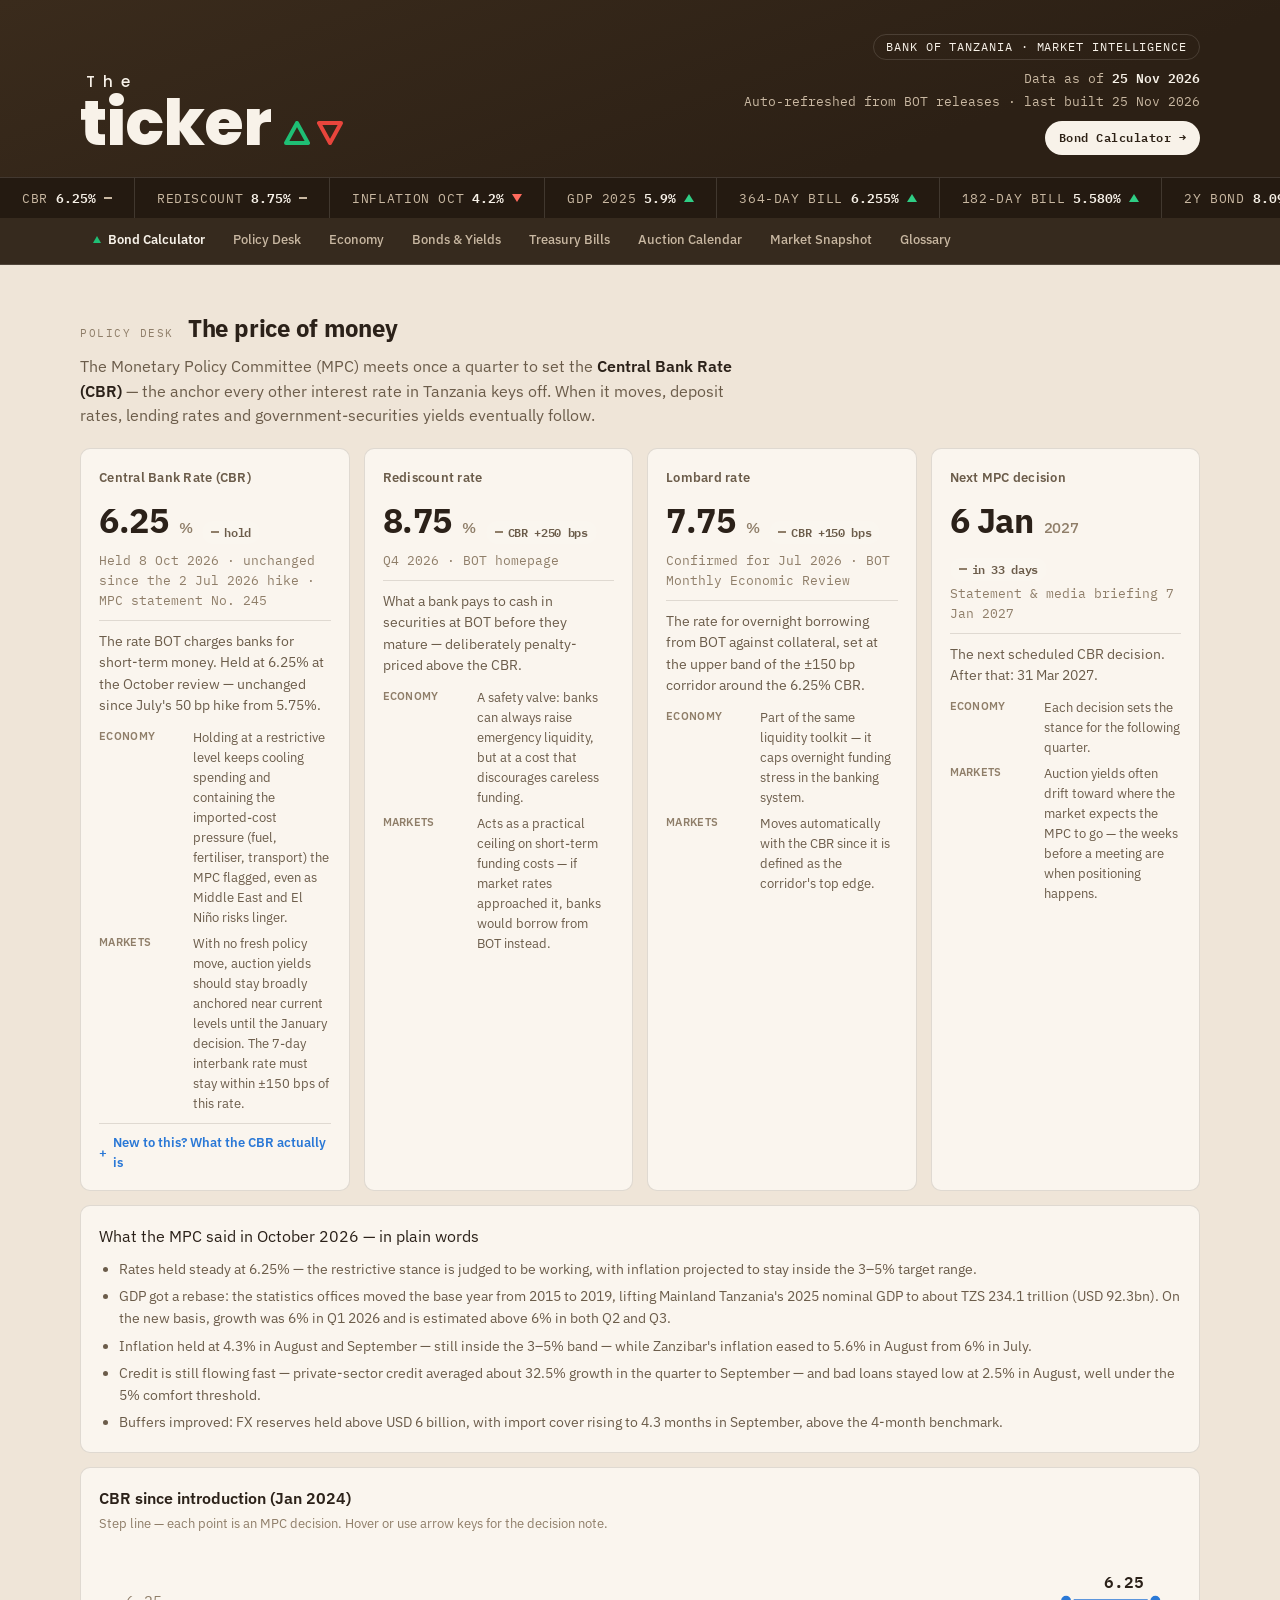
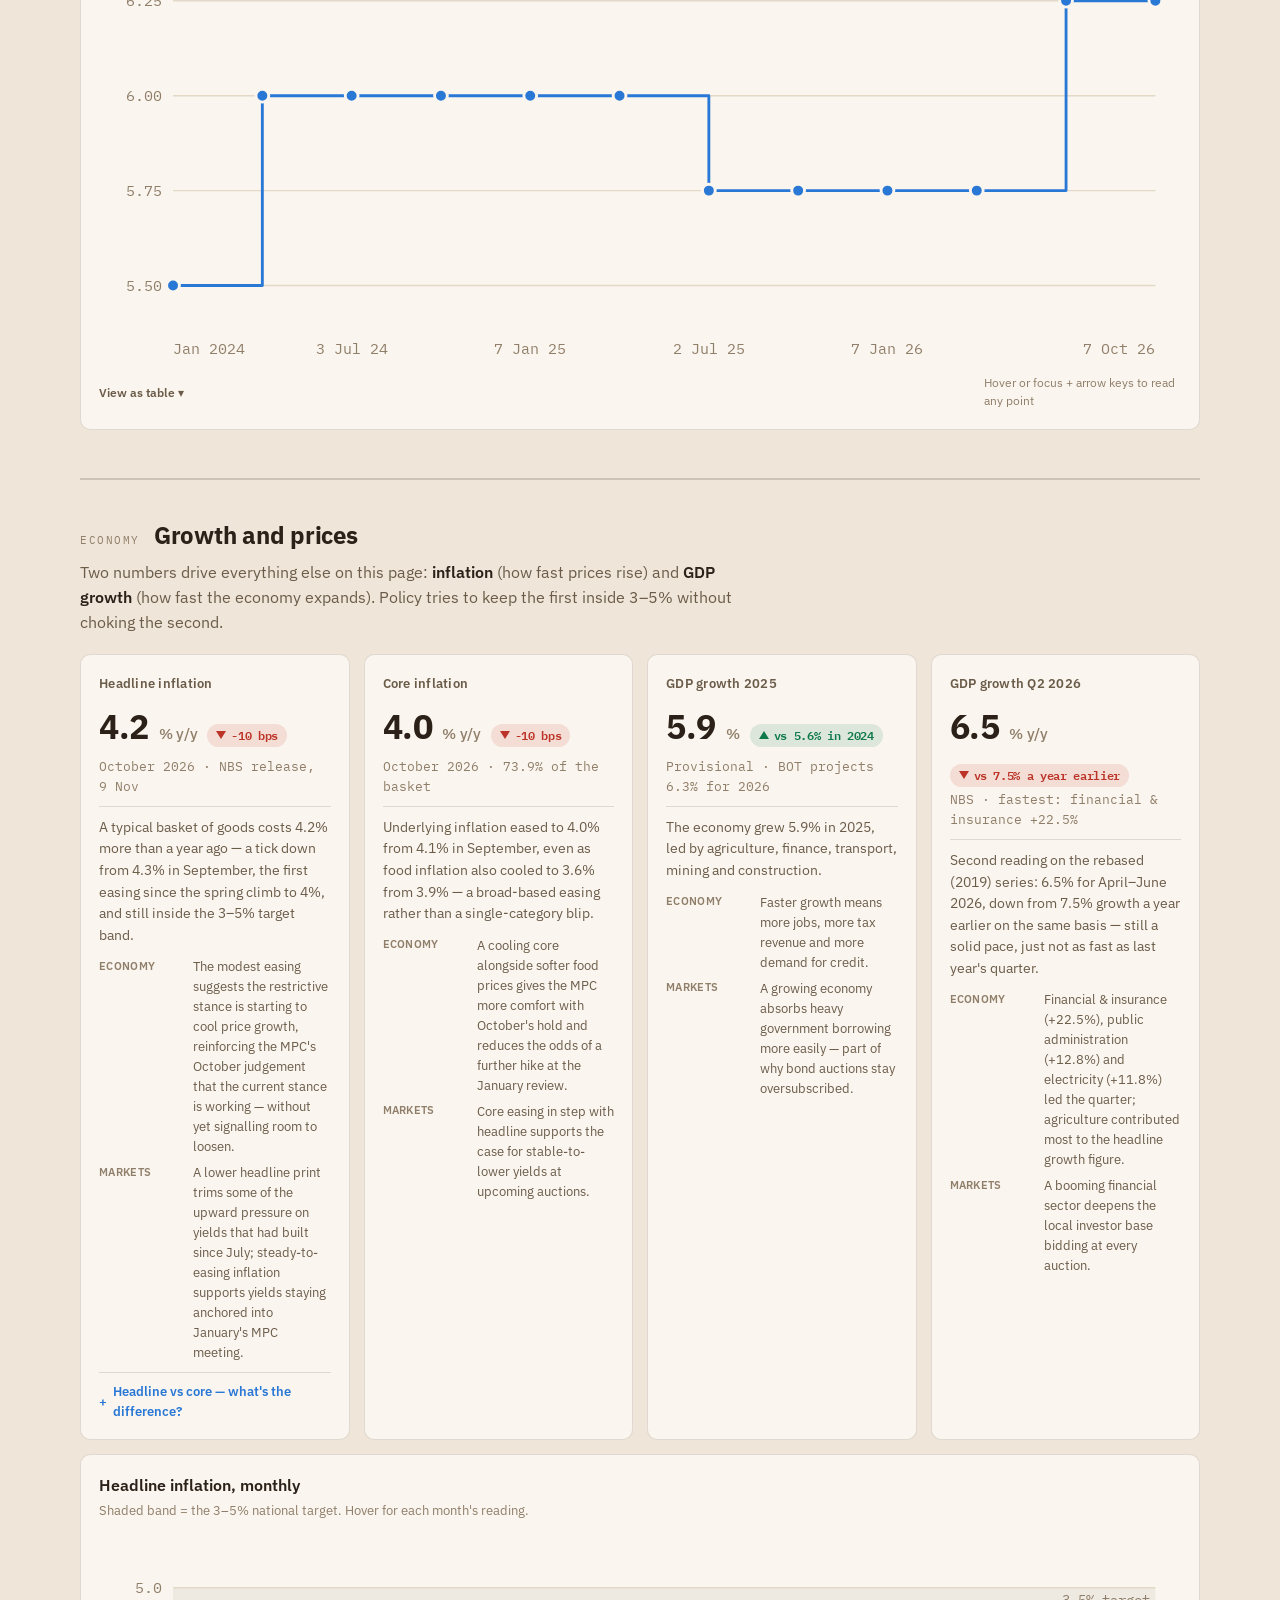
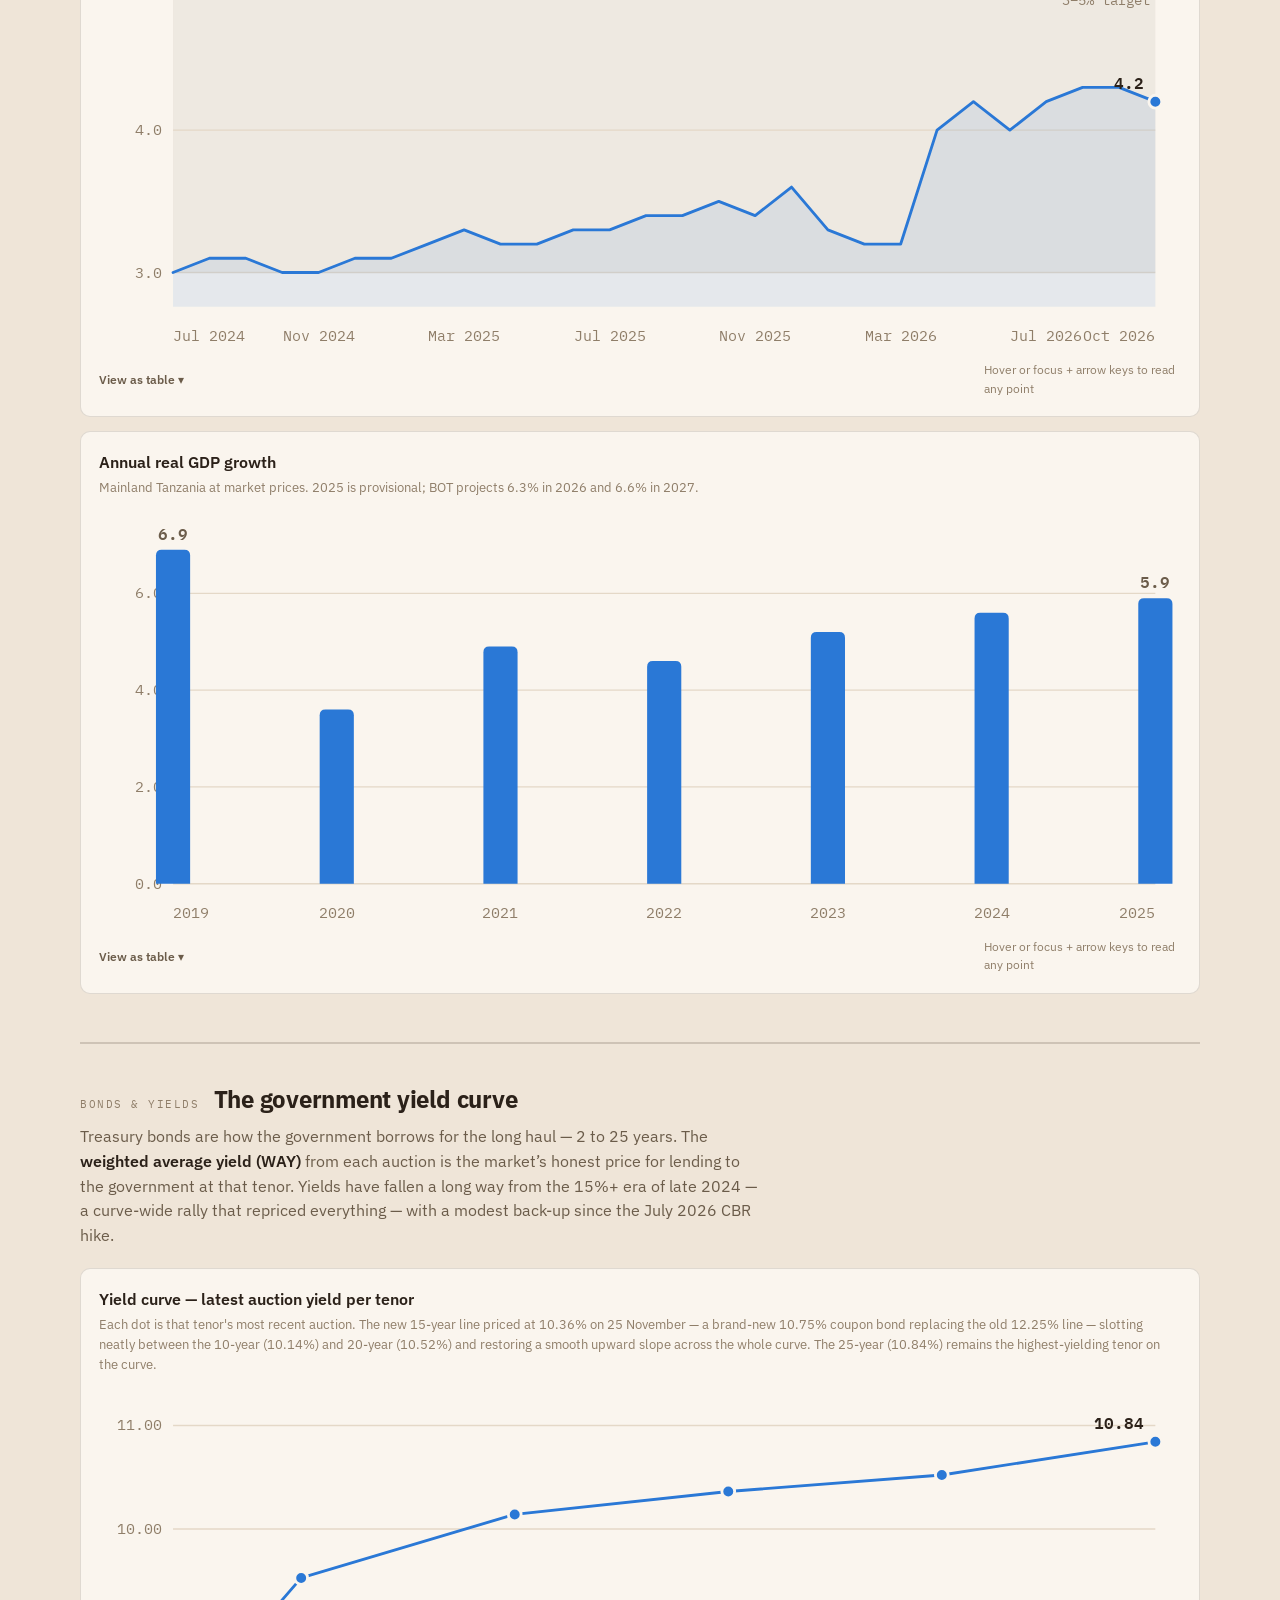
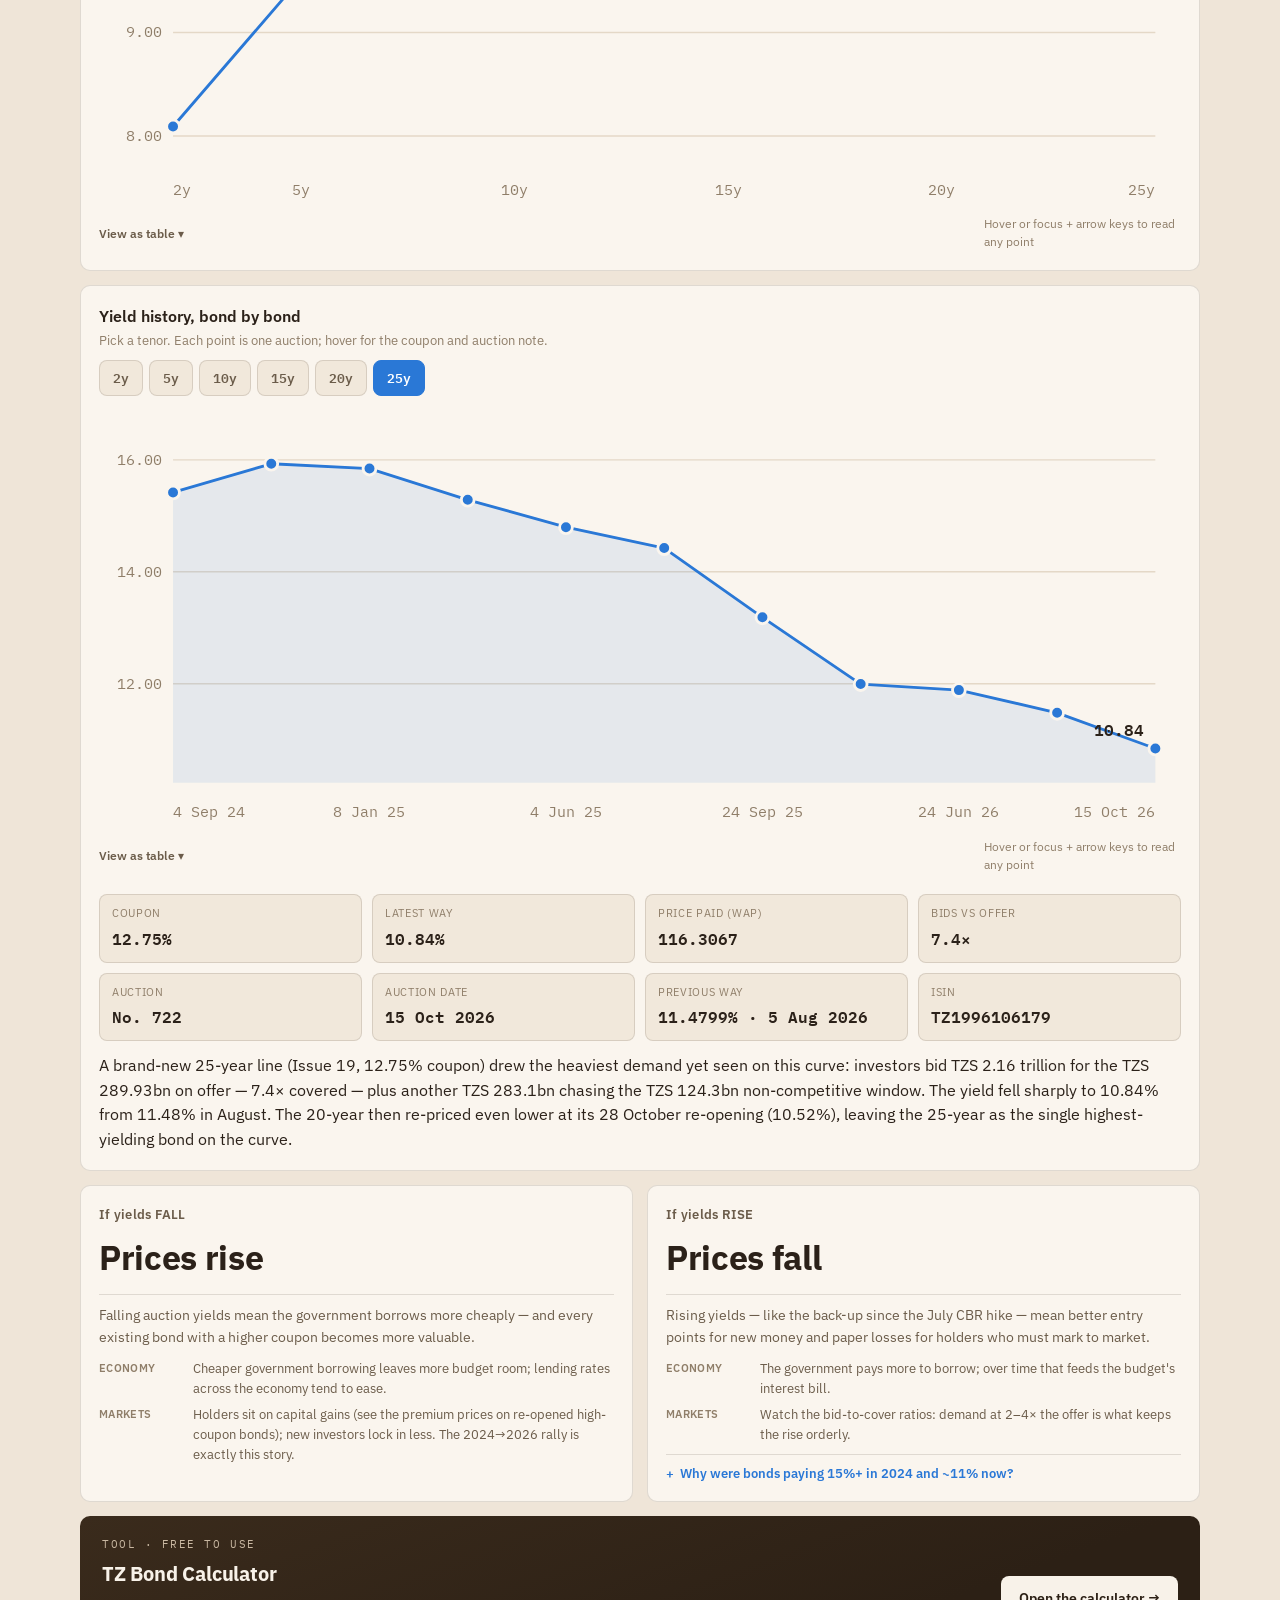
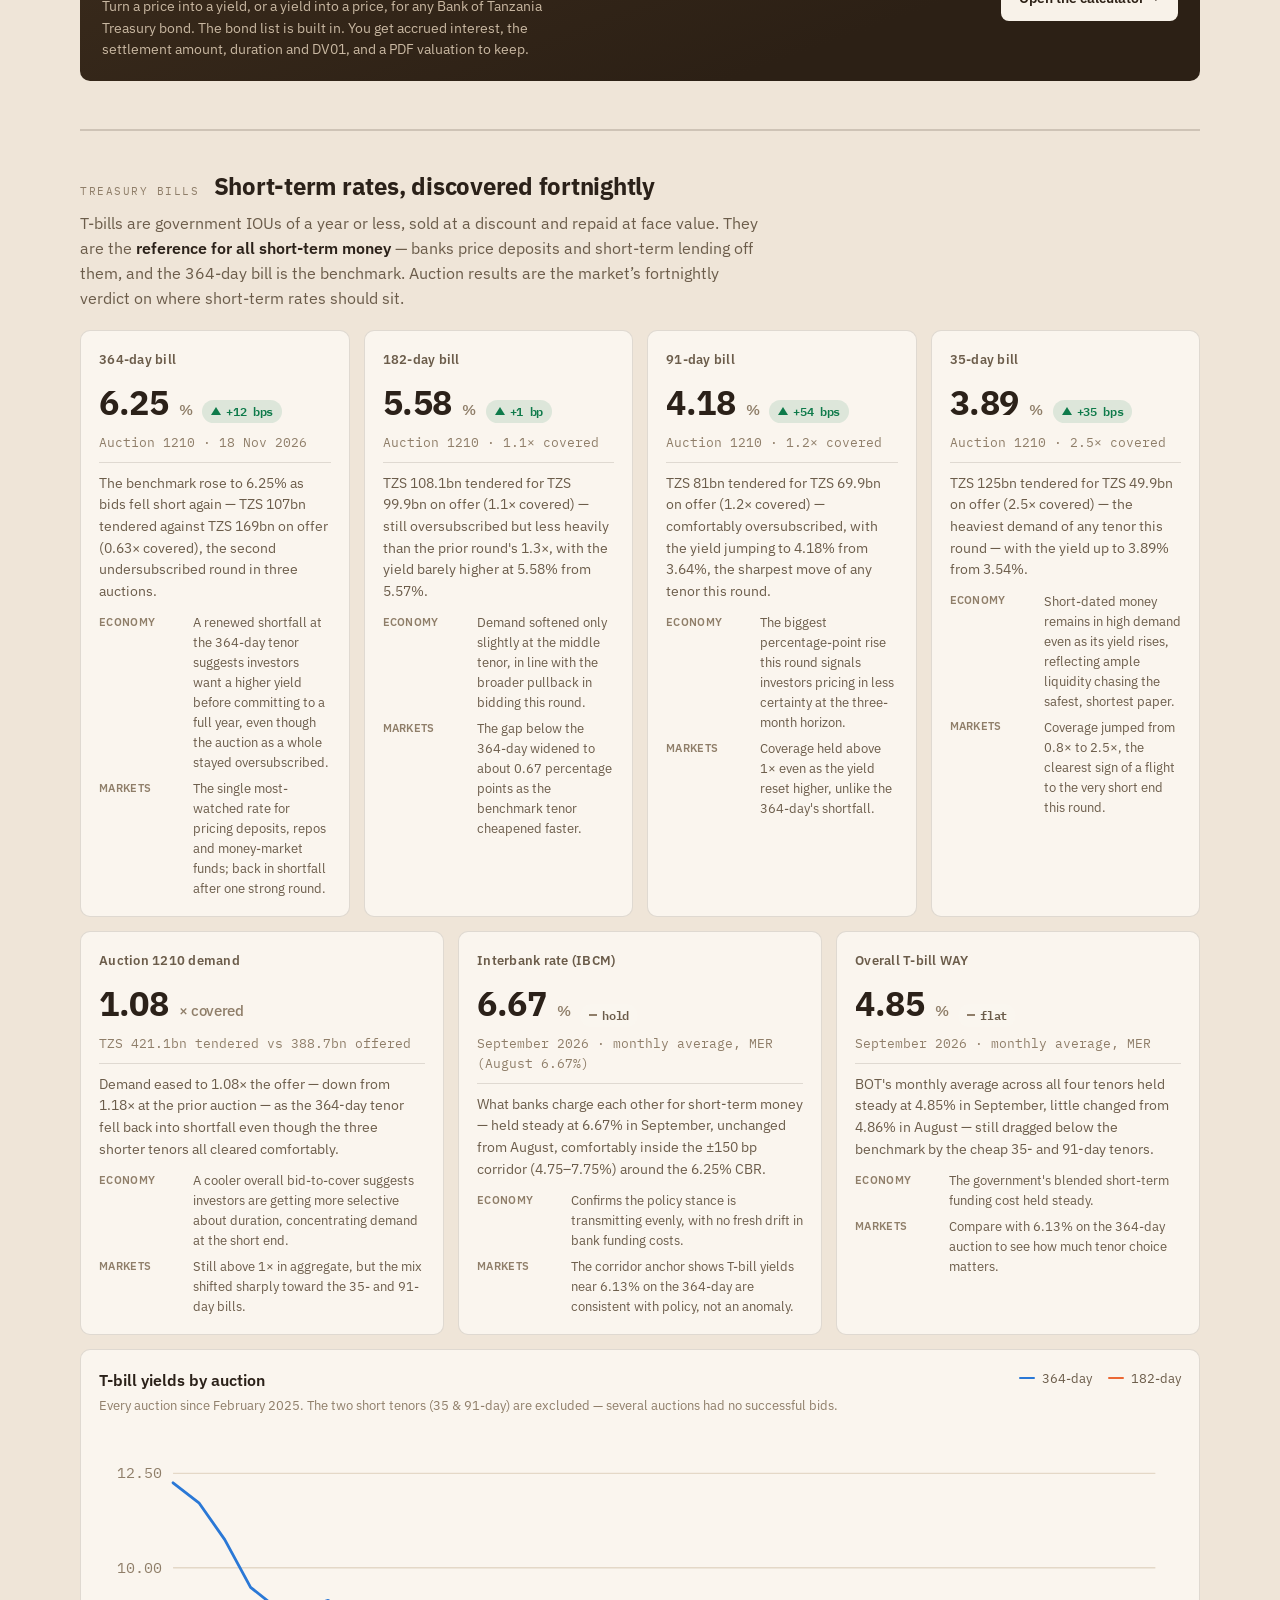
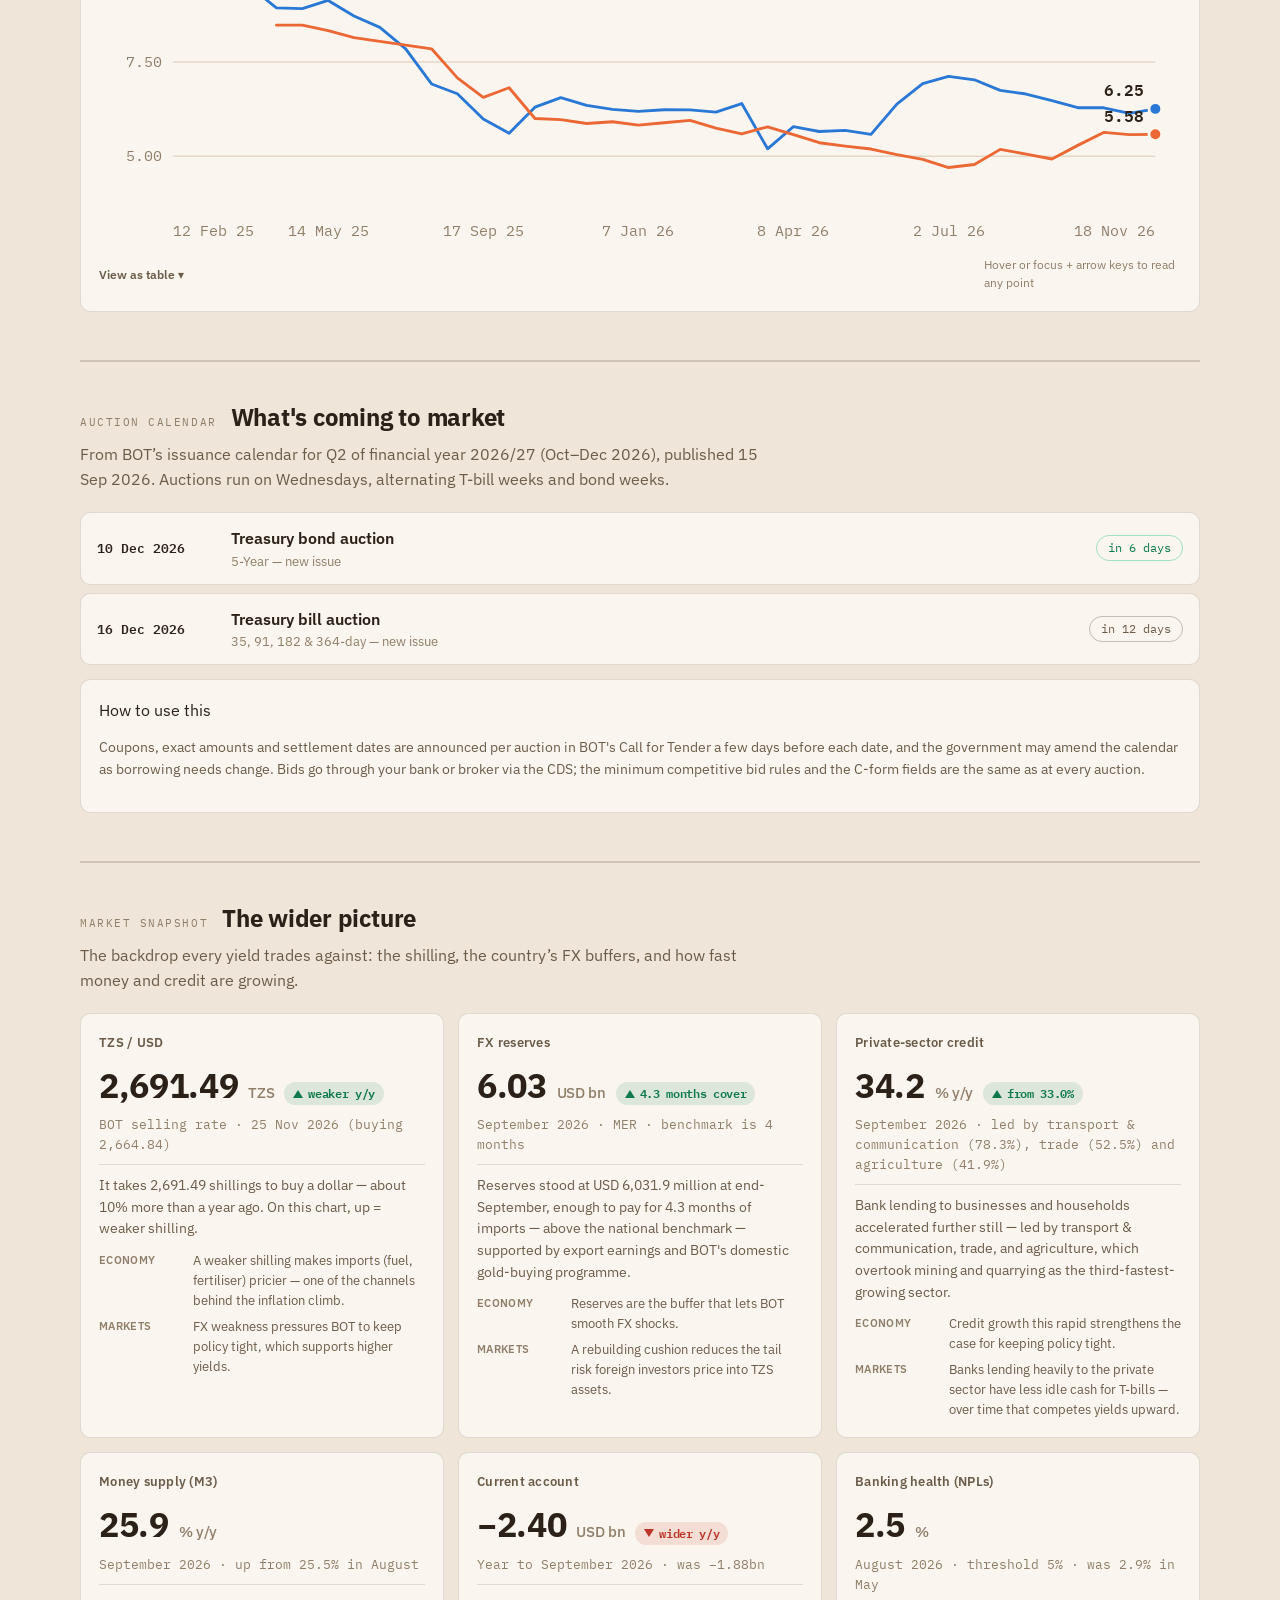
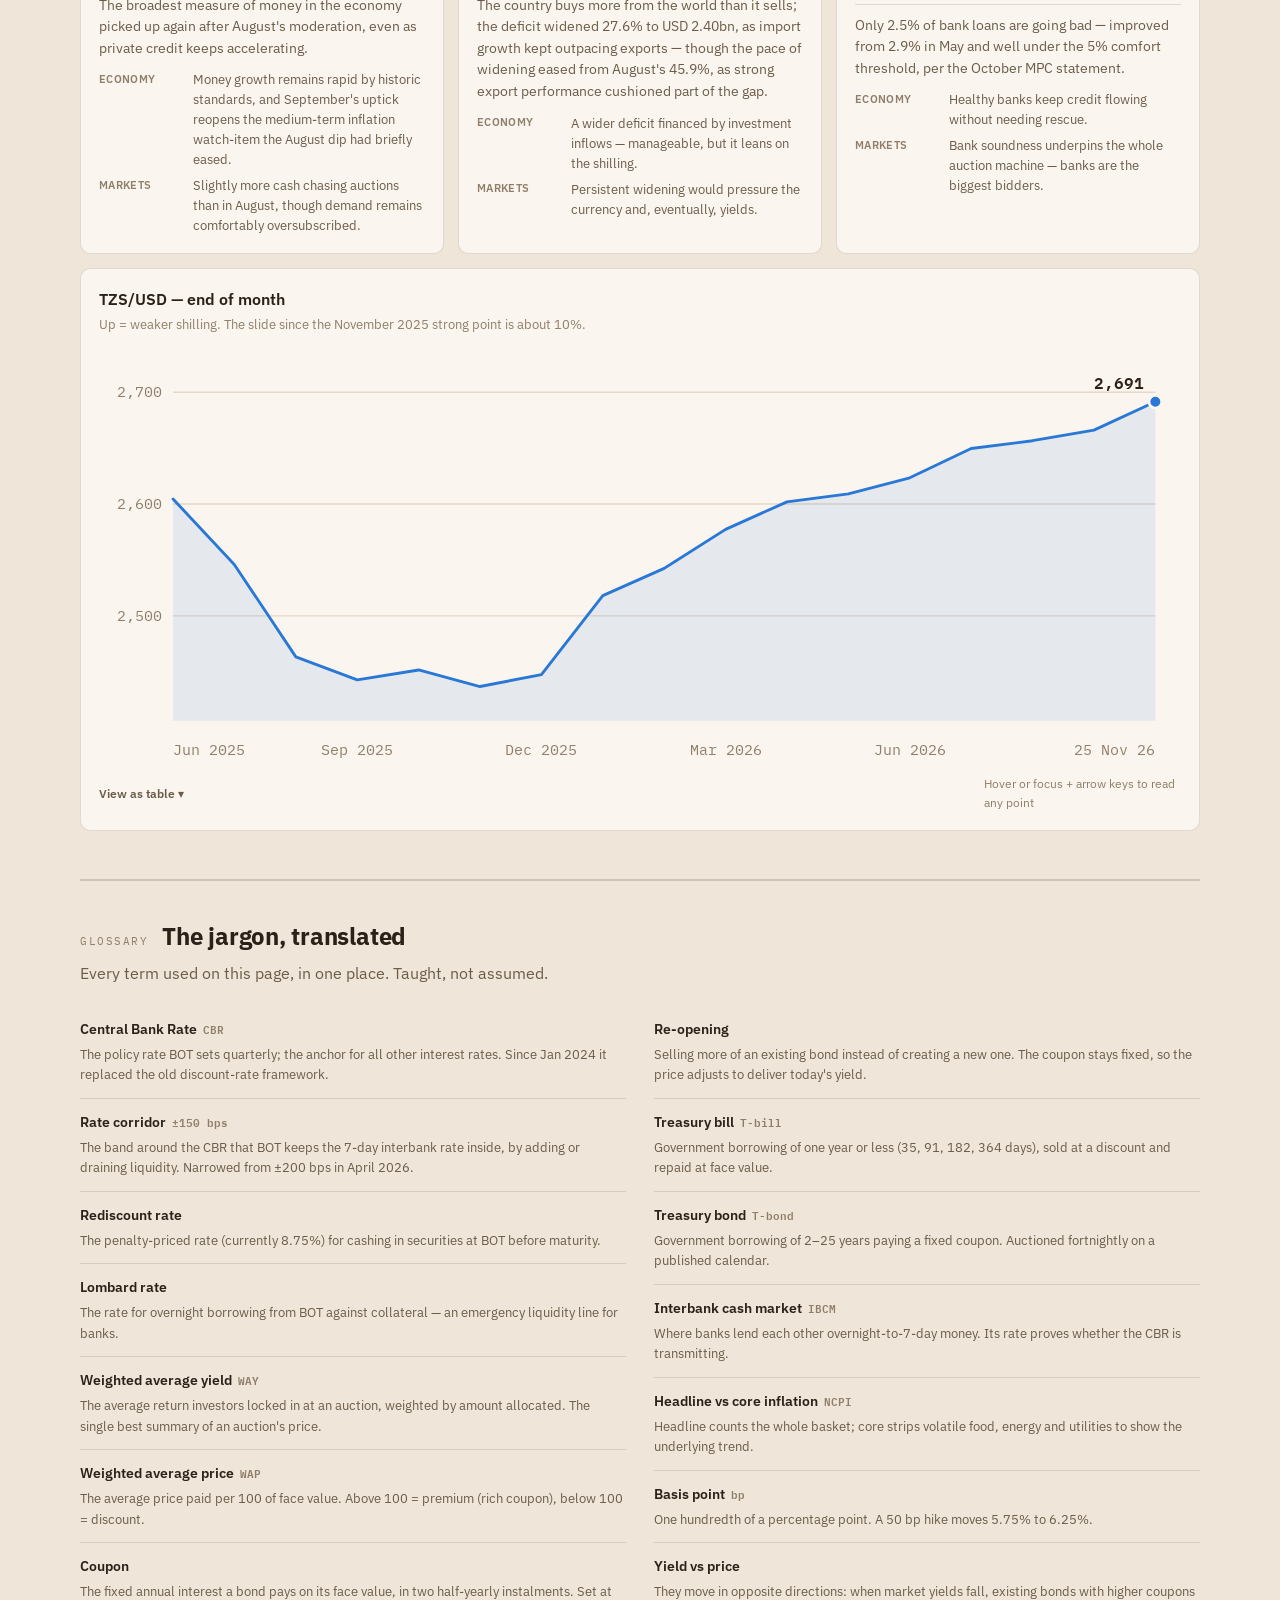
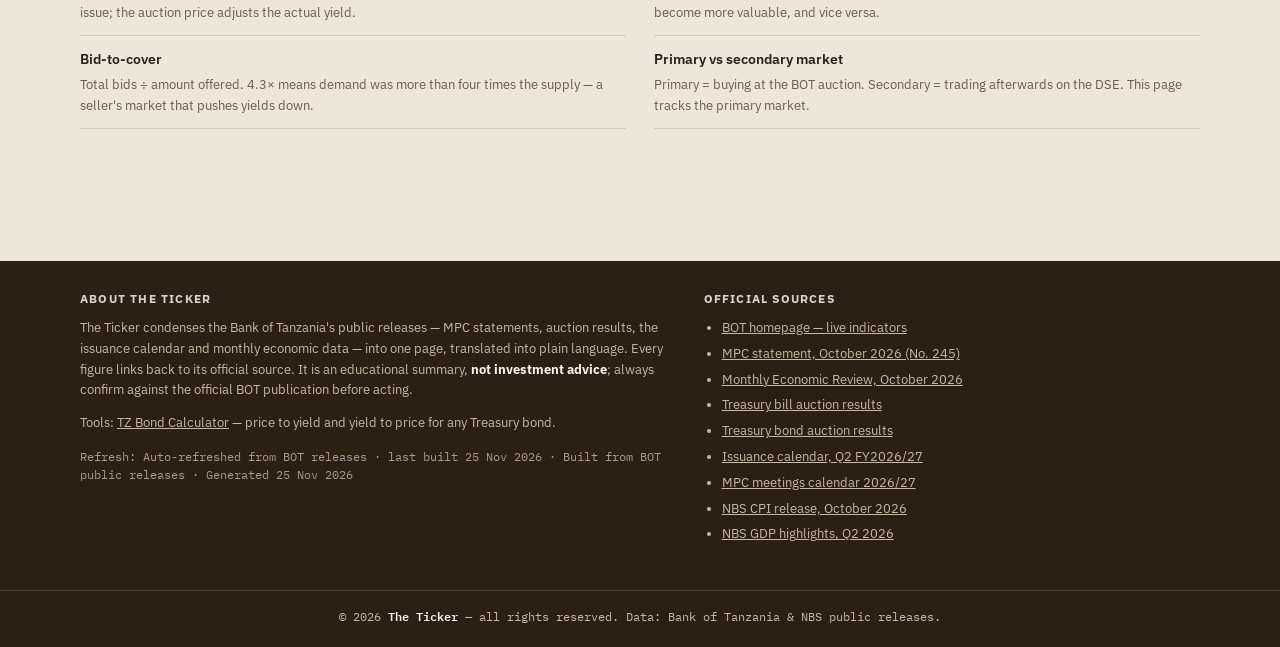
<file: index.html>
<!doctype html>
<html lang="en">
<head>
<meta charset="utf-8">
<title>The Ticker</title>
<meta name="viewport" content="width=device-width, initial-scale=1">
<link rel="preconnect" href="https://fonts.googleapis.com">
<link rel="stylesheet" href="https://fonts.googleapis.com/css2?family=Poppins:wght@500;800&family=IBM+Plex+Sans:wght@400;500;600;700&family=IBM+Plex+Mono:wght@400;500;600&display=swap">
<style>
  /* ── The Ticker · single-theme warm editorial: espresso chrome, nude body ── */
  :root{
    --page:#efe5d8; --card:#faf5ee; --card2:#f1e8db; --card3:#e9ddcc;
    --ink:#2b2119; --ink2:#6b5c4a; --muted:#8f7e69;
    --grid:#e4d8c7; --border:rgba(59,42,28,.14); --border2:rgba(59,42,28,.28);
    --up:#0e7a4a; --down:#bc3327; --up-dim:rgba(14,122,74,.12); --down-dim:rgba(188,51,39,.12);
    --s1:#2a78d6; --s2:#eb6834; --band:rgba(59,42,28,.06);
    --mast:#2c2015; --mast2:#3a2b1c; --mast-ink:#f8f2e9; --mast-ink2:#c9b8a2; --mast-border:rgba(248,242,233,.14);
    --sans:"IBM Plex Sans",system-ui,-apple-system,"Segoe UI",sans-serif;
    --mono:"IBM Plex Mono",ui-monospace,SFMono-Regular,Menlo,monospace;
    --brand:"Poppins",var(--sans);
    --maxw:1120px; --r:10px;
  }
  html{scroll-behavior:smooth}
  @media (prefers-reduced-motion:reduce){ html{scroll-behavior:auto} }
  body{
    background:var(--page); color:var(--ink); font-family:var(--sans);
    font-size:15.5px; line-height:1.6; margin:0;
    -webkit-font-smoothing:antialiased;
  }
  ::selection{background:rgba(42,120,214,.25)}

  /* ── masthead (espresso chrome — the logo's home ground) ── */
  .mast{background:linear-gradient(160deg,var(--mast2) 0%,var(--mast) 70%)}
  .mast-in{max-width:var(--maxw); margin:0 auto; padding:34px 24px 22px; display:flex; flex-wrap:wrap; align-items:flex-end; justify-content:space-between; gap:18px}
  .wordmark{display:flex; flex-direction:column; line-height:1}
  .wordmark .the{font-family:var(--brand); font-weight:500; font-size:15px; letter-spacing:.52em; color:var(--mast-ink); margin:0 0 2px 6px}
  .wordmark .tick{font-family:var(--brand); font-weight:800; font-size:64px; letter-spacing:-.02em; color:var(--mast-ink); display:flex; align-items:baseline; gap:14px}
  .wordmark .tris{display:inline-flex; gap:7px; align-items:baseline}
  .wordmark svg{display:block}
  .mast-meta{text-align:right; font-family:var(--mono); font-size:12.5px; color:var(--mast-ink2)}
  .mast-meta .tag{display:inline-block; border:1px solid var(--mast-border); border-radius:999px; padding:3px 12px; margin-bottom:8px; color:var(--mast-ink); font-size:11.5px; letter-spacing:.08em}
  .mast-meta .asof b{color:var(--mast-ink); font-weight:600}

  /* ── tape ── */
  .tape{border-top:1px solid var(--mast-border); background:#241a11; overflow:hidden}
  .tape-track{display:flex; gap:0; width:max-content; animation:tape 90s linear infinite}
  .tape:hover .tape-track{animation-play-state:paused}
  @media (prefers-reduced-motion:reduce){
    .tape{overflow-x:auto} .tape-track{animation:none; width:auto}
  }
  @keyframes tape{from{transform:translateX(0)}to{transform:translateX(-50%)}}
  .tape-item{display:flex; align-items:center; gap:8px; padding:10px 22px; border-right:1px solid var(--mast-border); font-family:var(--mono); font-size:12.5px; white-space:nowrap}
  .tape-item .tl{color:var(--mast-ink2); letter-spacing:.05em}
  .tape-item .tv{color:var(--mast-ink); font-weight:600}
  .tape .tri.up{border-bottom-color:#2fce85}
  .tape .tri.dn{border-top-color:#ff6b5e}
  .tape .tri.fl{background:var(--mast-ink2)}
  .tri{width:0; height:0; display:inline-block}
  .tri.up{border-left:5px solid transparent; border-right:5px solid transparent; border-bottom:8px solid var(--up)}
  .tri.dn{border-left:5px solid transparent; border-right:5px solid transparent; border-top:8px solid var(--down)}
  .tri.fl{width:8px; height:2px; background:var(--muted); border:0}

  /* ── nav ── */
  .nav{position:sticky; top:0; z-index:40; background:rgba(44,32,21,.95); backdrop-filter:blur(10px); border-bottom:1px solid var(--mast-border)}
  .nav-in{max-width:var(--maxw); margin:0 auto; padding:0 16px; display:flex; gap:2px; overflow-x:auto}
  .nav a{color:var(--mast-ink2); text-decoration:none; font-size:13px; font-weight:500; padding:12px 13px; white-space:nowrap; border-bottom:2px solid transparent}
  .nav a:hover{color:var(--mast-ink)}
  .nav a:focus-visible{outline:2px solid var(--s1); outline-offset:-2px}

  /* ── page scaffold ── */
  main{max-width:var(--maxw); margin:0 auto; padding:12px 24px 60px}
  /* group breakers — each information group opens with its own rule */
  main > section{border-top:2px solid rgba(59,42,28,.18); margin-top:48px; padding-top:36px}
  main > section:first-of-type{border-top:0; margin-top:0; padding-top:32px}
  .sec-head{display:flex; align-items:baseline; gap:14px; flex-wrap:wrap; margin-bottom:6px}
  .sec-head h2{font-size:24px; font-weight:700; letter-spacing:-.01em; margin:0; text-wrap:balance}
  .sec-head .kicker{font-family:var(--mono); font-size:11px; letter-spacing:.14em; color:var(--muted); text-transform:uppercase}
  .sec-lede{color:var(--ink2); max-width:68ch; margin:0 0 20px}
  .sec-lede b{color:var(--ink); font-weight:600}

  /* ── cards & tiles ── */
  .grid{display:grid; gap:14px}
  .grid.c4{grid-template-columns:repeat(4,1fr)}
  .grid.c3{grid-template-columns:repeat(3,1fr)}
  .grid.c2{grid-template-columns:repeat(2,1fr)}
  @media (max-width:900px){ .grid.c4{grid-template-columns:repeat(2,1fr)} .grid.c3{grid-template-columns:repeat(2,1fr)} }
  @media (max-width:560px){ .grid.c4,.grid.c3,.grid.c2{grid-template-columns:1fr} .wordmark .tick{font-size:48px} }
  .card{background:var(--card); border:1px solid var(--border); border-radius:var(--r); padding:18px}
  .tile .lbl{font-size:12.5px; font-weight:600; color:var(--ink2); letter-spacing:.02em; display:flex; align-items:center; gap:8px}
  .tile .val{font-size:34px; font-weight:700; letter-spacing:-.01em; margin:6px 0 2px; display:flex; align-items:baseline; gap:10px; flex-wrap:wrap; white-space:nowrap}
  .tile .val .unit{font-size:15px; color:var(--muted); font-weight:500}
  .tile .sub{font-size:12.5px; font-family:var(--mono); color:var(--muted)}
  .delta{display:inline-flex; align-items:center; gap:5px; font-family:var(--mono); font-size:12px; font-weight:600; border-radius:999px; padding:2px 9px}
  .delta.up{color:var(--up); background:var(--up-dim)}
  .delta.dn{color:var(--down); background:var(--down-dim)}
  .delta.fl{color:var(--ink2); background:rgba(255,255,255,.06)}
  .plain{font-size:13.5px; color:var(--ink2); margin-top:10px; padding-top:10px; border-top:1px solid var(--border)}
  .impact{margin-top:10px; display:grid; gap:6px}
  .impact .row{display:grid; grid-template-columns:86px 1fr; gap:8px; font-size:12.5px}
  .impact .k{color:var(--muted); font-weight:600; letter-spacing:.03em; font-size:11px; text-transform:uppercase; padding-top:1.5px}
  .impact .v{color:var(--ink2)}
  .impact .v b{color:var(--ink); font-weight:600}

  /* learn-more */
  details.learn{margin-top:10px; border-top:1px solid var(--border); padding-top:8px}
  details.learn summary{cursor:pointer; font-size:12.5px; color:var(--s1); font-weight:600; list-style:none; display:flex; gap:6px; align-items:center}
  details.learn summary::before{content:"+"; font-family:var(--mono); font-weight:600}
  details.learn[open] summary::before{content:"–"}
  details.learn summary::-webkit-details-marker{display:none}
  details.learn p{font-size:13px; color:var(--ink2); margin:8px 0 0}

  /* ── chart cards ── */
  .chart-card{background:var(--card); border:1px solid var(--border); border-radius:var(--r); padding:18px 18px 10px; margin-top:14px}
  .chart-head{display:flex; justify-content:space-between; align-items:flex-start; gap:14px; flex-wrap:wrap}
  .chart-head h3{font-size:15.5px; font-weight:600; margin:0}
  .chart-head .note{font-size:12.5px; color:var(--muted); margin:2px 0 0}
  .legend{display:flex; gap:16px; font-size:12.5px; color:var(--ink2); align-items:center; flex-wrap:wrap}
  .legend .li{display:inline-flex; align-items:center; gap:7px}
  .legend .key{width:16px; height:2px; border-radius:2px; display:inline-block}
  .chart-host{position:relative; margin-top:8px}
  .chart-host svg{display:block; width:100%; height:auto}
  .chart-host:focus-visible{outline:2px solid var(--s1); outline-offset:2px; border-radius:6px}
  .tip{position:absolute; pointer-events:none; background:#fffdf9; border:1px solid var(--border2); border-radius:8px; padding:9px 12px; font-size:12.5px; box-shadow:0 10px 28px rgba(59,42,28,.22); opacity:0; transition:opacity .12s; min-width:150px; max-width:240px; z-index:5}
  @media (prefers-reduced-motion:reduce){ .tip{transition:none} }
  .tip .tt{font-family:var(--mono); font-size:11px; color:var(--muted); margin-bottom:5px}
  .tip .trow{display:flex; align-items:baseline; gap:8px}
  .tip .tkey{width:12px; height:2px; border-radius:2px; flex:none; align-self:center}
  .tip .tval{font-family:var(--mono); font-weight:600; font-size:14px; color:var(--ink)}
  .tip .tname{color:var(--ink2); font-size:11.5px}
  .tip .tnote{margin-top:6px; padding-top:6px; border-top:1px solid var(--border); color:var(--ink2); font-size:11.5px; line-height:1.45}
  .chart-foot{display:flex; justify-content:space-between; align-items:center; gap:10px; padding:6px 0 8px}
  .chart-foot .hint{font-size:11.5px; color:var(--muted)}
  details.tbl summary{cursor:pointer; font-size:12px; color:var(--ink2); font-weight:600; list-style:none}
  details.tbl summary::-webkit-details-marker{display:none}
  details.tbl summary:hover{color:var(--ink)}
  details.tbl{width:100%}
  details.tbl .twrap{overflow-x:auto; margin:10px 0 8px}
  table.data{border-collapse:collapse; font-family:var(--mono); font-size:12px; font-variant-numeric:tabular-nums; min-width:340px}
  table.data th{color:var(--muted); font-weight:500; text-align:left; padding:5px 16px 5px 0; border-bottom:1px solid var(--grid); letter-spacing:.04em; font-size:11px; text-transform:uppercase}
  table.data td{padding:5px 16px 5px 0; border-bottom:1px solid var(--grid); color:var(--ink2)}
  table.data td:first-child{color:var(--ink)}

  /* tenor tabs */
  .tabs{display:flex; gap:6px; flex-wrap:wrap}
  .tabs button{font-family:var(--mono); font-size:12.5px; font-weight:600; color:var(--ink2); background:var(--card2); border:1px solid var(--border); border-radius:8px; padding:6px 13px; cursor:pointer}
  .tabs button:hover{color:var(--ink); border-color:var(--border2)}
  .tabs button[aria-selected="true"]{color:#fff; background:var(--s1); border-color:var(--s1)}
  .tabs button:focus-visible{outline:2px solid var(--s1); outline-offset:2px}
  .tenor-stats{display:grid; grid-template-columns:repeat(4,1fr); gap:10px; margin-top:12px}
  @media (max-width:700px){ .tenor-stats{grid-template-columns:repeat(2,1fr)} }
  .tenor-stats .ts{background:var(--card2); border:1px solid var(--border); border-radius:8px; padding:10px 12px}
  .tenor-stats .ts .k{font-size:11px; color:var(--muted); text-transform:uppercase; letter-spacing:.06em}
  .tenor-stats .ts .v{font-family:var(--mono); font-size:16px; font-weight:600; color:var(--ink); margin-top:3px}

  /* calendar */
  .cal{display:grid; gap:8px; margin-top:14px}
  .cal .row{display:grid; grid-template-columns:120px 1fr auto; gap:14px; align-items:center; background:var(--card); border:1px solid var(--border); border-radius:var(--r); padding:13px 16px}
  @media (max-width:600px){ .cal .row{grid-template-columns:96px 1fr} .cal .row .chip{display:none} }
  .cal .d{font-family:var(--mono); font-size:13px; color:var(--ink); font-weight:600}
  .cal .what b{font-weight:600}
  .cal .what .m{display:block; font-size:12.5px; color:var(--muted)}
  .chip{font-family:var(--mono); font-size:11.5px; color:var(--ink2); border:1px solid var(--border2); border-radius:999px; padding:3px 11px; white-space:nowrap}
  .chip.soon{color:var(--up); border-color:rgba(31,191,117,.4)}

  /* glossary */
  .gloss{columns:2; column-gap:28px; margin-top:6px}
  @media (max-width:760px){ .gloss{columns:1} }
  .gloss .g{break-inside:avoid; padding:12px 0; border-bottom:1px solid var(--border)}
  .gloss dt{font-weight:600; font-size:14px}
  .gloss dt .abbr{font-family:var(--mono); font-size:11px; color:var(--muted); margin-left:6px}
  .gloss dd{margin:4px 0 0; font-size:13px; color:var(--ink2)}

  /* footer */
  footer{margin-top:56px; background:var(--mast)}
  .foot-in{max-width:var(--maxw); margin:0 auto; padding:28px 24px 40px; display:grid; grid-template-columns:1.2fr 1fr; gap:28px; font-size:13px; color:var(--mast-ink2)}
  @media (max-width:760px){ .foot-in{grid-template-columns:1fr} }
  footer h4{font-size:12px; text-transform:uppercase; letter-spacing:.1em; color:var(--mast-ink); margin:0 0 10px; opacity:.85}
  footer a{color:var(--mast-ink2)}
  footer a:hover{color:var(--mast-ink)}
  footer ul{margin:0; padding-left:18px}
  footer li{margin-bottom:5px}
  .srcnote{font-family:var(--mono); font-size:11.5px; color:var(--mast-ink2); margin-top:14px; opacity:.8}
  .foot-bar{border-top:1px solid var(--mast-border); padding:16px 24px 20px; text-align:center; color:var(--mast-ink2); font-family:var(--mono); font-size:11.5px}
  .foot-bar b{color:var(--mast-ink); font-weight:600}

  .term{border-bottom:1px dotted var(--muted); cursor:help; text-decoration:none; color:inherit}

  /* ── tools: the bond calculator (static markup, outside the refresh layers) ── */
  .nav a.tool{color:var(--mast-ink); font-weight:600; display:inline-flex; align-items:center; gap:7px}
  .nav a.tool::before{content:""; width:0; height:0; border-left:4px solid transparent; border-right:4px solid transparent; border-bottom:7px solid #1fbf75}
  .mast-cta{display:inline-flex; align-items:center; gap:8px; margin-top:10px; font-family:var(--mono); font-size:12px; font-weight:600; letter-spacing:.04em; color:var(--mast); background:var(--mast-ink); border-radius:999px; padding:7px 14px; text-decoration:none}
  .mast-cta:hover{background:#fff}
  .mast-cta:focus-visible,.toolcard a:focus-visible{outline:2px solid var(--s1); outline-offset:2px}
  .toolcard{margin-top:14px; display:grid; grid-template-columns:1fr auto; gap:14px 24px; align-items:center; background:linear-gradient(160deg,var(--mast2) 0%,var(--mast) 70%); color:var(--mast-ink2); border-radius:var(--r); padding:20px 22px}
  .toolcard .kicker{font-family:var(--mono); font-size:11px; letter-spacing:.14em; text-transform:uppercase; color:var(--mast-ink2)}
  .toolcard h3{margin:4px 0 6px; font-size:20px; font-weight:700; letter-spacing:-.01em; color:var(--mast-ink)}
  .toolcard p{margin:0; font-size:13.5px; max-width:62ch}
  .toolcard a{display:inline-flex; align-items:center; white-space:nowrap; font-weight:600; font-size:14px; color:var(--mast); background:var(--mast-ink); border-radius:8px; padding:11px 18px; text-decoration:none}
  .toolcard a:hover{background:#fff}
  @media (max-width:700px){ .toolcard{grid-template-columns:1fr} .toolcard a{justify-self:start} }
</style>
</head>
<body>
<!-- ═════════════ MASTHEAD ═════════════ -->
<header class="mast">
  <div class="mast-in">
    <div class="wordmark" aria-label="The Ticker">
      <span class="the">The</span>
      <span class="tick">ticker
        <span class="tris" aria-hidden="true">
          <svg width="26" height="24" viewBox="0 0 26 24"><path d="M13 2 L24 22 L2 22 Z" fill="none" stroke="#1fbf75" stroke-width="4" stroke-linejoin="round"/></svg>
          <svg width="26" height="24" viewBox="0 0 26 24" style="align-self:flex-end"><path d="M13 22 L2 2 L24 2 Z" fill="none" stroke="#e8453c" stroke-width="4" stroke-linejoin="round"/></svg>
        </span>
      </span>
    </div>
    <div class="mast-meta">
      <div class="tag">BANK OF TANZANIA · MARKET INTELLIGENCE</div>
      <div class="asof">Data as of <b id="asof">—</b></div>
      <div style="margin-top:3px" id="update-line">Auto-refreshed when BOT publishes new data</div>
      <a class="mast-cta" data-tool href="https://thetickertz.github.io/The-Ticker/bond-calculator.html">Bond Calculator &rarr;</a>
    </div>
  </div>
  <div class="tape" aria-label="Key indicators ticker tape"><div class="tape-track" id="tape"></div></div>
</header>

<nav class="nav" aria-label="Sections">
  <div class="nav-in">
    <a class="tool" data-tool href="https://thetickertz.github.io/The-Ticker/bond-calculator.html">Bond Calculator</a>
    <a href="#policy">Policy Desk</a>
    <a href="#economy">Economy</a>
    <a href="#bonds">Bonds &amp; Yields</a>
    <a href="#tbills">Treasury Bills</a>
    <a href="#calendar">Auction Calendar</a>
    <a href="#market">Market Snapshot</a>
    <a href="#glossary">Glossary</a>
  </div>
</nav>

<main>
  <!-- sections are rendered by JS from DATA -->
  <section id="policy"></section>
  <section id="economy"></section>
  <section id="bonds"></section>
  <aside class="toolcard" id="tool-bondcalc" aria-label="TZ Bond Calculator">
    <div>
      <div class="kicker">Tool &middot; free to use</div>
      <h3>TZ Bond Calculator</h3>
      <p>Turn a price into a yield, or a yield into a price, for any Bank of Tanzania Treasury bond. The bond list is built in. You get accrued interest, the settlement amount, duration and DV01, and a PDF valuation to keep.</p>
    </div>
    <a data-tool href="https://thetickertz.github.io/The-Ticker/bond-calculator.html">Open the calculator &rarr;</a>
  </aside>
  <section id="tbills"></section>
  <section id="calendar"></section>
  <section id="market"></section>
  <section id="glossary"></section>
</main>

<footer>
  <div class="foot-in">
    <div>
      <h4>About The Ticker</h4>
      <p style="margin:0">The Ticker condenses the Bank of Tanzania's public releases — MPC statements, auction results, the issuance calendar and monthly economic data — into one page, translated into plain language. Every figure links back to its official source. It is an educational summary, <b style="color:var(--mast-ink)">not investment advice</b>; always confirm against the official BOT publication before acting.</p>
      <p style="margin:12px 0 0">Tools: <a data-tool href="https://thetickertz.github.io/The-Ticker/bond-calculator.html">TZ Bond Calculator</a> &mdash; price to yield and yield to price for any Treasury bond.</p>
      <div class="srcnote" id="foot-update">—</div>
    </div>
    <div>
      <h4>Official sources</h4>
      <ul id="sources"></ul>
    </div>
  </div>
  <div class="foot-bar">© 2026 <b>The Ticker</b> — all rights reserved. Data: Bank of Tanzania &amp; NBS public releases.</div>
</footer>

<script>
/* ════════════════════════════════════════════════════════════════════
   DATA — the only block the refresh agent needs to regenerate.
   Every value must come from a Bank of Tanzania (or NBS) publication.
   ════════════════════════════════════════════════════════════════════ */
const DATA = { /* INJECT-DATA */
  asOf: "2026-11-25",
  updateLine: "Auto-refreshed from BOT releases · last built 25 Nov 2026",
  tape: [
    {label:"CBR", value:"6.25%", dir:"fl"},
    {label:"REDISCOUNT", value:"8.75%", dir:"fl"},
    {label:"INFLATION OCT", value:"4.2%", dir:"dn"},
    {label:"GDP 2025", value:"5.9%", dir:"up"},
    {label:"364-DAY BILL", value:"6.255%", dir:"up"},
    {label:"182-DAY BILL", value:"5.580%", dir:"up"},
    {label:"2Y BOND", value:"8.092%", dir:"dn"},
    {label:"5Y BOND", value:"9.528%", dir:"dn"},
    {label:"10Y BOND", value:"10.141%", dir:"dn"},
    {label:"15Y BOND", value:"10.362%", dir:"dn"},
    {label:"20Y BOND", value:"10.521%", dir:"dn"},
    {label:"25Y BOND", value:"10.842%", dir:"dn"},
    {label:"TZS/USD", value:"2,691.49", dir:"up"},
    {label:"IBCM RATE", value:"6.67%", dir:"fl"}
  ],
  sources: [
    {name:"BOT homepage — live indicators", url:"https://www.bot.go.tz/"},
    {name:"MPC statement, October 2026 (No. 245)", url:"https://www.bot.go.tz/Adverts/PressRelease/en/2026100815530593.pdf"},
    {name:"Monthly Economic Review, October 2026", url:"https://www.bot.go.tz/Publications/Regular/Monthly%20Economic%20Review/en/2026102918183001.pdf"},
    {name:"Treasury bill auction results", url:"https://www.bot.go.tz/TBills"},
    {name:"Treasury bond auction results", url:"https://www.bot.go.tz/TBonds"},
    {name:"Issuance calendar, Q2 FY2026/27", url:"https://www.bot.go.tz/webdocs/SiteDocuments/en/2026092309332583.pdf"},
    {name:"MPC meetings calendar 2026/27", url:"https://www.bot.go.tz/webdocs/Other/MPC_Calendar.pdf"},
    {name:"NBS CPI release, October 2026", url:"https://www.nbs.go.tz/uploads/statistics/documents/en-1794230225-CPI%20%20Release%20October%202026%20English.pdf"},
    {name:"NBS GDP highlights, Q2 2026", url:"https://www.nbs.go.tz/uploads/statistics/documents/en-1792576131-Highlights%20on%20the%20Second%20Quarter%20Mainland%20Tanzania%20GDP%202026.pdf"}
  ],
  cbrHistory: [
    {t:"2024-01", v:5.5, note:"CBR introduced at 5.5% — first MPC under the new interest-rate framework"},
    {t:"2024-04-03", v:6, note:"Hike +50 bps to 6.00% to contain lingering inflation pressure"},
    {t:"2024-07-03", v:6, note:"Hold at 6.00%"},
    {t:"2024-10-03", v:6, note:"Hold at 6.00%"},
    {t:"2025-01-07", v:6, note:"Hold at 6.00%"},
    {t:"2025-04-03", v:6, note:"Hold at 6.00%"},
    {t:"2025-07-02", v:5.75, note:"Cut −25 bps to 5.75% — inflation low and stable"},
    {t:"2025-10-02", v:5.75, note:"Hold at 5.75%"},
    {t:"2026-01-07", v:5.75, note:"Hold at 5.75%"},
    {t:"2026-04-01", v:5.75, note:"Hold at 5.75%; rate corridor narrowed from ±200 to ±150 bps"},
    {t:"2026-07-02", v:6.25, note:"Hike +50 bps to 6.25% — imported cost pressure (energy, fertiliser, transport)"},
    {t:"2026-10-07", v:6.25, note:"Hold at 6.25% — MPC No. 245; restrictive stance retained, inflation projected to stay inside 3–5%"}
  ],
  inflation: [
    {t:"2024-07",v:3.0},{t:"2024-08",v:3.1},{t:"2024-09",v:3.1},{t:"2024-10",v:3.0},
    {t:"2024-11",v:3.0},{t:"2024-12",v:3.1},{t:"2025-01",v:3.1},{t:"2025-02",v:3.2},
    {t:"2025-03",v:3.3},{t:"2025-04",v:3.2},{t:"2025-05",v:3.2},{t:"2025-06",v:3.3},
    {t:"2025-07",v:3.3},{t:"2025-08",v:3.4},{t:"2025-09",v:3.4},{t:"2025-10",v:3.5},
    {t:"2025-11",v:3.4},{t:"2025-12",v:3.6},{t:"2026-01",v:3.3},{t:"2026-02",v:3.2},
    {t:"2026-03",v:3.2},{t:"2026-04",v:4.0,note:"Step up as fuel and transport costs fed through"},
    {t:"2026-05",v:4.2},{t:"2026-06",v:4.0,note:"Government fuel subsidy in May–June softened the climb"},
    {t:"2026-07",v:4.2,note:"Core 3.9%, food 4.1%"},
    {t:"2026-08",v:4.3,note:"Core 4.1%, food 3.7%"},
    {t:"2026-09",v:4.3,note:"Flat vs August; core 4.1%, food 3.9%"},
    {t:"2026-10",v:4.2,note:"Latest reading; first easing since the spring climb; core 4.0%, food 3.6%"}
  ],
  gdpAnnual: [
    {t:"2019-12-31",v:6.9,note:"Pre-pandemic pace (older 2015-base series)"},
    {t:"2020-12-31",v:3.6,note:"COVID year — growth halved but stayed positive"},
    {t:"2021-12-31",v:4.9},
    {t:"2022-12-31",v:4.6,note:"Revised"},
    {t:"2023-12-31",v:5.2,note:"Revised"},
    {t:"2024-12-31",v:5.6,note:"Revised"},
    {t:"2025-12-31",v:5.9,note:"Provisional; just under BOT's 6.0% projection"}
  ],
  yieldCurve: [
    {t:2, v:8.0919, note:"Auction No. 712 re-opening, 4 Nov 2026 · 9.50% coupon · bids 2.9× the offer"},
    {t:5, v:9.5275, note:"Auction No. 700 re-opening, 16 Sep 2026 · 10.25% coupon · bids 2.8× the offer"},
    {t:10, v:10.1406, note:"Auction No. 699 3rd sale, 11 Nov 2026 · 10.50% coupon · bids 3.3× the offer — a return to the cheaper coupon line pulled this tenor back below the 20-year"},
    {t:15, v:10.362, note:"Auction No. 723, 25 Nov 2026 · new 10.75% coupon line, new issue · bids 2.4× the offer — slots neatly between the 10-year and 20-year, restoring a smooth upward slope"},
    {t:20, v:10.5214, note:"Auction No. 710 re-opening, 28 Oct 2026 · 12.25% coupon · bids 2.9× the offer — fell from 11.33% in July"},
    {t:25, v:10.8422, note:"Auction No. 722, 15 Oct 2026 · 12.75% coupon, new issue · bids 7.4× the offer — now the highest-yielding tenor on the curve"}
  ],
  tenors: [
    {y:2, name:"2-Year", coupon:"9.50%", way:8.0919, wap:"102.2098", date:"2026-11-04", auc:"No. 712 re-opening", bid:"2.9×", prev:"8.4033% · 29 Jul 2026", isin:"TZ1996106120",
     note:"The 4 November re-opening of the same 9.50% line drew TZS 394.9bn of bids for the TZS 136.9bn on offer — 2.9× covered. The yield eased to 8.09% from 8.40% in July, the lowest level yet for this tenor this cycle. The 2-year is the closest bond to the CBR's orbit — its yield is now only about 185bps above the 6.25% policy rate.",
     hist:[
      {t:"2025-02-05",v:12.551,note:"Auction 668 · 12.5% coupon"},
      {t:"2025-04-16",v:12.0835,note:"Auction 668 re-opening · 12.5% coupon"},
      {t:"2025-07-09",v:12.1695,note:"Auction 672 · 12% coupon"},
      {t:"2025-10-15",v:10.0481,note:"Auction 687 · 10% coupon"},
      {t:"2026-03-04",v:8.3624,note:"Auction 697 · 9.5% coupon"},
      {t:"2026-07-29",v:8.4033,note:"Auction 712 · 9.5% coupon"},
      {t:"2026-11-04",v:8.0919,note:"Auction 712 re-opening · 9.5% coupon · bids 2.9× the offer"}
     ]},
    {y:5, name:"5-Year", coupon:"10.25%", way:9.5275, wap:"102.6275", date:"2026-09-16", auc:"No. 700 re-opening", bid:"2.8×", prev:"9.5385% · 29 Apr 2026", isin:"TZ1996105965",
     note:"The 5-year returned to market on 16 September after a five-month gap, re-opening the same 10.25% coupon line from April. Investors bid TZS 397bn for the TZS 142.7bn on offer (2.8×), holding the yield essentially flat at 9.53% — a 1bp dip from April.",
     hist:[
      {t:"2024-10-16",v:12.409,note:"Auction 571 re-opening · 9.18% coupon"},
      {t:"2025-03-19",v:13.1445,note:"Auction 671 · 13% coupon"},
      {t:"2025-05-21",v:12.9424,note:"Auction 671 re-opening · 13% coupon"},
      {t:"2025-07-16",v:13.1814,note:"Auction 673 · 12.75% coupon"},
      {t:"2025-09-10",v:12.4838,note:"Auction 673 re-opening · 12.75% coupon"},
      {t:"2025-11-26",v:10.5425,note:"Auction 689 · 10.75% coupon"},
      {t:"2026-04-29",v:9.5385,note:"Auction 700 · 10.25% coupon"},
      {t:"2026-09-16",v:9.5275,note:"Auction 700 re-opening · 10.25% coupon · bids 2.8× the offer"}
     ]},
    {y:10, name:"10-Year", coupon:"10.50%", way:10.1406, wap:"102.1326", date:"2026-11-11", auc:"No. 699 3rd sale", bid:"3.3×", prev:"10.6924% · 2 Sep 2026", isin:"TZ1996105957",
     note:"The 11 November auction returned to the 10.50% coupon line (Auction 699, last sold back in June) for its third sale, pulling the 10-year yield sharply lower to 10.14% from 10.69% in September — the cheapest print on this tenor since April's 9.40% cycle low. Bids covered the TZS 173.76bn competitive offer 3.3×.",
     hist:[
      {t:"2025-01-22",v:14.0846,note:"Auction 667 · 14% coupon"},
      {t:"2025-04-30",v:14.2594,note:"Auction 667 re-opening · 14% coupon"},
      {t:"2025-07-30",v:13.7356,note:"Auction 674 · 13.5% coupon"},
      {t:"2025-10-01",v:12.4457,note:"Auction 674 re-opening · 13.5% coupon"},
      {t:"2026-01-14",v:11.3021,note:"Auction 694 · 11.75% coupon"},
      {t:"2026-04-15",v:9.3962,note:"Auction 699 · 10.5% coupon — the cycle low"},
      {t:"2026-06-10",v:10.3913,note:"Auction 699 re-opening · 10.5% coupon"},
      {t:"2026-07-22",v:10.8747,note:"Auction 711 · 11.25% coupon"},
      {t:"2026-09-02",v:10.6924,note:"Auction 711 re-opening · 11.25% coupon · bids 2.5×"},
      {t:"2026-11-11",v:10.1406,note:"Auction 699 3rd sale · 10.5% coupon · bids 3.3× the offer"}
     ]},
    {y:15, name:"15-Year", coupon:"10.75%", way:10.362, wap:"102.8931", date:"2026-11-25", auc:"No. 723", bid:"2.4×", prev:"10.7907% · 30 Sep 2026", isin:"TZ1996106187",
     note:"A brand-new 15-year line (Issue 60, 10.75% coupon) replaced the 12.25% coupon line that had run since February 2026: investors bid TZS 424.66bn for the TZS 176.27bn competitive offer — 2.4× covered — plus another TZS 45.2bn chasing the TZS 30bn non-competitive window. The yield fell to 10.36% from 10.79% in September, now slotting neatly between the 10-year (10.14%) and 20-year (10.52%) — the long end of the curve is a smooth upward slope again, all the way to the 25-year high of 10.84%.",
     hist:[
      {t:"2024-09-11",v:15.35,note:"Auction 529 re-opening · 13.5% coupon"},
      {t:"2024-10-02",v:15.7611,note:"Auction 500 re-opening · 13.5% coupon"},
      {t:"2025-03-05",v:14.6268,note:"Auction 670 · 14.5% coupon"},
      {t:"2025-08-20",v:13.907,note:"Auction 670 3rd sale · 14.5% coupon"},
      {t:"2025-11-12",v:12.0794,note:"Auction 688 · 12.75% coupon"},
      {t:"2026-02-18",v:10.7834,note:"Auction 696 · 12.25% coupon"},
      {t:"2026-05-13",v:10.3861,note:"Auction 701 · 10.75% coupon"},
      {t:"2026-08-19",v:10.5515,note:"Auction 696 re-opening · 12.25% coupon · bids 4.1×"},
      {t:"2026-09-30",v:10.7907,note:"Auction 696 3rd sale · 12.25% coupon · bids 2.6× the offer"},
      {t:"2026-11-25",v:10.362,note:"Auction 723 · new issue · 10.75% coupon · bids 2.4× the offer"}
     ]},
    {y:20, name:"20-Year", coupon:"12.25%", way:10.5214, wap:"114.2114", date:"2026-10-28", auc:"No. 710 re-opening", bid:"2.9×", prev:"11.3306% · 8 Jul 2026", isin:"TZ1996106062",
     note:"The 28 October re-opening of the same 12.25% line — Auction 710's second sale — drew TZS 935.5bn of bids for the TZS 326.7bn on offer, 2.9× covered, the heaviest demand this tenor has seen this cycle. The yield fell sharply to 10.52% from 11.33% in July, pulling the 20-year back below both the 10-year (10.69%) and 15-year (10.79%) — a dip rather than a smooth upward slope at the long end.",
     hist:[
      {t:"2024-08-21",v:15.3953,note:"Auction 528 re-opening · 15.49% coupon"},
      {t:"2024-09-25",v:15.4463,note:"Auction 544 re-opening · 15.49% coupon"},
      {t:"2024-10-30",v:15.7551,note:"Auction 498 re-opening · 15.49% coupon"},
      {t:"2024-11-26",v:15.6424,note:"Auction 549 re-opening · 15.49% coupon"},
      {t:"2024-12-18",v:15.7063,note:"Auction 504 re-opening · 15.49% coupon"},
      {t:"2025-02-19",v:15.2774,note:"Auction 669 · 15.25% coupon"},
      {t:"2025-04-03",v:15.1054,note:"Auction 669 re-opening · 15.25% coupon"},
      {t:"2025-06-18",v:14.5,note:"Auction 669 3rd sale · 15.25% coupon"},
      {t:"2025-09-03",v:13.551,note:"Auction 678 · 14% coupon"},
      {t:"2025-12-17",v:12.0193,note:"Auction 693 · 13% coupon"},
      {t:"2026-03-18",v:10.7148,note:"Auction 698 · 12% coupon"},
      {t:"2026-05-28",v:10.4297,note:"Auction 702 · 11% coupon — the cycle low"},
      {t:"2026-07-08",v:11.3306,note:"Auction 710 · 12.25% coupon"},
      {t:"2026-10-28",v:10.5214,note:"Auction 710 re-opening · 12.25% coupon · bids 2.9× the offer"}
     ]},
    {y:25, name:"25-Year", coupon:"12.75%", way:10.8422, wap:"116.3067", date:"2026-10-15", auc:"No. 722", bid:"7.4×", prev:"11.4799% · 5 Aug 2026", isin:"TZ1996106179",
     note:"A brand-new 25-year line (Issue 19, 12.75% coupon) drew the heaviest demand yet seen on this curve: investors bid TZS 2.16 trillion for the TZS 289.93bn on offer — 7.4× covered — plus another TZS 283.1bn chasing the TZS 124.3bn non-competitive window. The yield fell sharply to 10.84% from 11.48% in August. The 20-year then re-priced even lower at its 28 October re-opening (10.52%), leaving the 25-year as the single highest-yielding bond on the curve.",
     hist:[
      {t:"2024-09-04",v:15.4188,note:"Auction 568 re-opening · 15.95% coupon"},
      {t:"2024-11-13",v:15.9303,note:"Auction 561 re-opening · 15.95% coupon — the peak"},
      {t:"2025-01-08",v:15.8447,note:"Auction 666 · 15.75% coupon"},
      {t:"2025-05-07",v:15.2874,note:"Auction 666 re-opening · 15.75% coupon"},
      {t:"2025-06-04",v:14.7978,note:"Auction 666 3rd sale · 15.75% coupon"},
      {t:"2025-08-06",v:14.4239,note:"Auction 675 · 15% coupon"},
      {t:"2025-09-24",v:13.187,note:"Auction 686 · 13.75% coupon"},
      {t:"2026-02-04",v:11.9942,note:"Auction 695 · 13.25% coupon"},
      {t:"2026-06-24",v:11.8861,note:"Auction 695 re-opening · 13.25% coupon"},
      {t:"2026-08-05",v:11.4799,note:"Auction 695 3rd sale · bids 4.3× the offer"},
      {t:"2026-10-15",v:10.8422,note:"Auction 722 · new issue · 12.75% coupon · bids 7.4× the offer"}
     ]}
  ],
  tbill364: [
    {t:"2025-02-12",v:12.251},{t:"2025-02-26",v:11.7215},{t:"2025-03-12",v:10.7455},
    {t:"2025-03-26",v:9.4779},{t:"2025-04-09",v:8.9344},{t:"2025-04-23",v:8.9141},
    {t:"2025-05-14",v:9.1304},{t:"2025-05-28",v:8.7167},{t:"2025-07-02",v:8.4152},
    {t:"2025-07-23",v:7.8482},{t:"2025-08-13",v:6.9156},{t:"2025-08-27",v:6.6566},
    {t:"2025-09-17",v:5.9865},{t:"2025-10-08",v:5.6088},{t:"2025-10-22",v:6.2994},
    {t:"2025-11-05",v:6.5518},{t:"2025-11-19",v:6.3489},{t:"2025-12-03",v:6.2418},
    {t:"2026-01-07",v:6.1904},{t:"2026-01-21",v:6.2321},{t:"2026-02-11",v:6.2295},
    {t:"2026-02-25",v:6.1683},{t:"2026-03-11",v:6.3961},
    {t:"2026-03-25",v:5.1958,note:"Sharp dip vs neighbouring auctions — published by BOT as-is"},
    {t:"2026-04-08",v:5.7846},{t:"2026-04-22",v:5.6552},{t:"2026-05-06",v:5.6827},
    {t:"2026-05-20",v:5.5796},{t:"2026-06-03",v:6.3808},{t:"2026-06-17",v:6.9219},
    {t:"2026-07-02",v:7.1175,note:"CBR hike week"},{t:"2026-07-15",v:7.0258},
    {t:"2026-08-12",v:6.7441,note:"Auction 1204 · bids 3.7× the 364-day offer"},
    {t:"2026-08-26",v:6.6492,note:"Auction 1205 · bids 2.6× the 364-day offer"},
    {t:"2026-09-09",v:6.4735,note:"Auction 1206 · bids 3.8× the 364-day offer"},
    {t:"2026-09-23",v:6.2852,note:"Auction 1207 · bids 1.6× the 364-day offer"},
    {t:"2026-10-07",v:6.2839,note:"Auction 1208 · bids 0.8× the 364-day offer — undersubscribed"},
    {t:"2026-10-21",v:6.1342,note:"Auction 1209 · bids 1.4× the 364-day offer"},
    {t:"2026-11-18",v:6.2547,note:"Auction 1210 · bids 0.6× the 364-day offer — undersubscribed"}
  ],
  tbill182: [
    {t:"2025-04-09",v:8.4742},{t:"2025-04-23",v:8.4742},{t:"2025-05-14",v:8.3284},
    {t:"2025-05-28",v:8.1447},{t:"2025-08-13",v:7.8483},{t:"2025-08-27",v:7.0761},
    {t:"2025-09-17",v:6.5621},{t:"2025-10-08",v:6.8144},{t:"2025-10-22",v:6.0001},
    {t:"2025-11-05",v:5.9711},{t:"2025-11-19",v:5.8672},{t:"2025-12-03",v:5.9129},
    {t:"2026-01-07",v:5.8224},{t:"2026-01-21",v:5.8863},{t:"2026-02-11",v:5.9497},
    {t:"2026-02-25",v:5.7451},{t:"2026-03-11",v:5.5933},{t:"2026-03-25",v:5.7782},
    {t:"2026-04-08",v:5.5702},{t:"2026-04-22",v:5.3569},{t:"2026-05-06",v:5.2681},
    {t:"2026-05-20",v:5.1898},{t:"2026-06-03",v:5.0426},{t:"2026-06-17",v:4.9181},
    {t:"2026-07-02",v:4.6994},{t:"2026-07-15",v:4.7799},{t:"2026-08-12",v:5.1803},
    {t:"2026-08-26",v:5.0546},{t:"2026-09-09",v:4.9248,note:"Auction 1206 · bids 2.3× the 182-day offer"},
    {t:"2026-09-23",v:5.2867,note:"Auction 1207 · bids 0.9× the 182-day offer — undersubscribed"},
    {t:"2026-10-07",v:5.6295,note:"Auction 1208 · bids 1.3× the 182-day offer"},
    {t:"2026-10-21",v:5.5712,note:"Auction 1209 · bids 1.3× the 182-day offer"},
    {t:"2026-11-18",v:5.5797,note:"Auction 1210 · bids 1.1× the 182-day offer"}
  ],
  fx: [
    {t:"2025-06",v:2604.6},{t:"2025-07",v:2545.8},{t:"2025-08",v:2463.3},
    {t:"2025-09",v:2442.8},{t:"2025-10",v:2451.6},{t:"2025-11",v:2436.8,note:"Strongest point of the year for the shilling"},
    {t:"2025-12",v:2447.5},{t:"2026-01",v:2518.1},{t:"2026-02",v:2542.5},
    {t:"2026-03",v:2577.4},{t:"2026-04",v:2602},{t:"2026-05",v:2609.2},
    {t:"2026-06",v:2623.5},{t:"2026-07",v:2649.7},
    {t:"2026-11-11",v:2656.67,note:"BOT indicative selling rate (buying 2,630.37)"},
    {t:"2026-11-18",v:2666.17,note:"BOT indicative selling rate (buying 2,639.77)"},
    {t:"2026-11-25",v:2691.49,note:"Latest BOT indicative selling rate (buying 2,664.84)"}
  ],
  calendar: [
    {date:"2026-12-02", what:"Treasury bill auction", m:"35, 91, 182 & 364-day — new issue"},
    {date:"2026-12-10", what:"Treasury bond auction", m:"5-Year — new issue"},
    {date:"2026-12-16", what:"Treasury bill auction", m:"35, 91, 182 & 364-day — new issue"}
  ]
};

/* ════════════ helpers ════════════ */
const $ = (s, r=document) => r.querySelector(s);
const el = (tag, cls, txt) => { const n=document.createElement(tag); if(cls) n.className=cls; if(txt!=null) n.textContent=txt; return n; };
const fmt = (v, dp=2) => v==null ? "—" : Number(v).toLocaleString("en-US",{minimumFractionDigits:dp, maximumFractionDigits:dp});
const MONTHS=["Jan","Feb","Mar","Apr","May","Jun","Jul","Aug","Sep","Oct","Nov","Dec"];
function dlabel(iso){ if(!iso) return "—"; const p=iso.split("-"); if(p.length===1) return p[0];
  const mon=MONTHS[+p[1]-1]||""; return p.length===2 ? `${mon} ${p[0]}` : `${+p[2]} ${mon} ${p[0].slice(2)}`; }
function dlong(iso){ if(!iso) return "—"; const p=iso.split("-"); const mon=MONTHS[+p[1]-1]||"";
  return p.length===2 ? `${mon} ${p[0]}` : `${+p[2]} ${mon} ${p[0]}`; }

/* ════════════ chart engine ════════════
   lineChart(host, {series:[{name,color,points:[{t,v,note}],step}], unit, band, type, yFmtDp, xKind})
   - crosshair + tooltip (value leads, note follows), keyboard arrows, table twin
   - marks per dataviz spec: 2px lines, r>=4 markers w/ 2px surface ring,
     10% area wash on single series, hairline solid grid                       */
function lineChart(host, cfg){
  const W=760, H=300, P={t:18, r:18, b:34, l:52};
  const S=cfg.series.filter(s=>s.points && s.points.length);
  if(!S.length){ host.append(el("p","",'No published data yet.')); return; }
  const isCol = cfg.type==="column";
  const lin = cfg.xKind==="linear";
  /* canonical x domain = union of every series' x values, so series with
     different auction dates still align on one crosshair */
  const xs=[...new Set(S.flatMap(s=>s.points.map(p=>p.t)))];
  xs.sort((a,b)=> lin ? a-b : String(a).localeCompare(String(b)));
  S.forEach(s=>{ s._m=new Map(s.points.map(p=>[p.t,p])); });
  const allV = S.flatMap(s=>s.points.map(p=>p.v));
  let lo = Math.min(...allV), hi = Math.max(...allV);
  if(cfg.band){ lo=Math.min(lo,cfg.band.lo); hi=Math.max(hi,cfg.band.hi); }
  const pad=(hi-lo)*0.12||1; lo=cfg.zero?Math.min(0,lo):lo-pad; hi=hi+pad;
  const NS="http://www.w3.org/2000/svg";
  const svg=document.createElementNS(NS,"svg");
  svg.setAttribute("viewBox",`0 0 ${W} ${H}`); svg.setAttribute("role","img");
  svg.setAttribute("aria-label", cfg.aria||"chart");
  const X = i => lin
    ? P.l + ((xs[i]-xs[0])/((xs[xs.length-1]-xs[0])||1))*(W-P.l-P.r)
    : P.l + (xs.length===1?0.5:(i/(xs.length-1)))*(W-P.l-P.r);
  const Y = v => P.t + (1-(v-lo)/(hi-lo)) * (H-P.t-P.b);
  const g=(c)=>{const n=document.createElementNS(NS,"g");if(c)n.setAttribute("class",c);return n;};

  /* target band */
  if(cfg.band){
    const b=document.createElementNS(NS,"rect");
    b.setAttribute("x",P.l); b.setAttribute("width",W-P.l-P.r);
    b.setAttribute("y",Y(cfg.band.hi)); b.setAttribute("height",Y(cfg.band.lo)-Y(cfg.band.hi));
    b.setAttribute("fill","var(--band)"); svg.append(b);
    const bl=document.createElementNS(NS,"text");
    bl.setAttribute("x",W-P.r-4); bl.setAttribute("y",Y(cfg.band.hi)+12);
    bl.setAttribute("text-anchor","end"); bl.setAttribute("fill","var(--muted)");
    bl.setAttribute("font-size","10"); bl.setAttribute("font-family","var(--mono)");
    bl.textContent=cfg.band.label; svg.append(bl);
  }
  /* y grid + ticks — rounded to clean steps */
  const gy=g();
  const rawStep=(hi-lo)/4, mag=Math.pow(10,Math.floor(Math.log10(rawStep)));
  const step=[1,2,2.5,5,10].map(m=>m*mag).find(s=>s>=rawStep)||rawStep;
  for(let v=Math.ceil(lo/step)*step; v<=hi+1e-9; v+=step){
    const y=Y(v);
    const ln=document.createElementNS(NS,"line");
    ln.setAttribute("x1",P.l); ln.setAttribute("x2",W-P.r);
    ln.setAttribute("y1",y); ln.setAttribute("y2",y);
    ln.setAttribute("stroke","var(--grid)"); ln.setAttribute("stroke-width","1"); gy.append(ln);
    const t=document.createElementNS(NS,"text");
    t.setAttribute("x",P.l-8); t.setAttribute("y",y+3.5); t.setAttribute("text-anchor","end");
    t.setAttribute("fill","var(--muted)"); t.setAttribute("font-size","10.5"); t.setAttribute("font-family","var(--mono)");
    t.textContent=fmt(v, cfg.yFmtDp??1); gy.append(t);
  }
  svg.append(gy);
  /* x ticks: sparse */
  const gx=g(); const maxTicks=7; const every=Math.max(1,Math.ceil(xs.length/maxTicks));
  xs.forEach((x,i)=>{
    if(i%every && i!==xs.length-1) return;
    if(i!==xs.length-1 && every>1 && xs.length-1-i<every*0.6) return; /* avoid colliding with the last tick */
    const t=document.createElementNS(NS,"text");
    t.setAttribute("x", X(i)); t.setAttribute("y",H-10);
    t.setAttribute("text-anchor", X(i)>W-46 ? "end" : X(i)<P.l+26 ? "start" : "middle");
    t.setAttribute("fill","var(--muted)");
    t.setAttribute("font-size","10.5"); t.setAttribute("font-family","var(--mono)");
    t.textContent = cfg.xFmt ? cfg.xFmt(x) : dlabel(x); gx.append(t);
  });
  svg.append(gx);

  if(isCol){
    const bw=Math.min(24,(W-P.l-P.r)/xs.length*0.55), y0=Y(Math.max(0,lo));
    xs.forEach((xv,i)=>{
      const p=S[0]._m.get(xv); if(!p) return;
      const x=X(i)-bw/2, y=Y(p.v);
      const r=document.createElementNS(NS,"path");
      const rad=Math.min(4,bw/2);
      r.setAttribute("d",`M${x},${y0} L${x},${y+rad} Q${x},${y} ${x+rad},${y} L${x+bw-rad},${y} Q${x+bw},${y} ${x+bw},${y+rad} L${x+bw},${y0} Z`);
      r.setAttribute("fill",S[0].color); r.setAttribute("data-i",i); r.setAttribute("class","colm");
      svg.append(r);
    });
    /* selective cap labels: endpoint + max */
    const vs=xs.map(xv=>{const p=S[0]._m.get(xv); return p?p.v:null;});
    const mi=vs.indexOf(Math.max(...vs.filter(v=>v!=null)));
    [mi, vs.length-1].filter((v,i,a)=>a.indexOf(v)===i).forEach(i=>{
      if(vs[i]==null) return;
      const t=document.createElementNS(NS,"text");
      t.setAttribute("x",X(i)); t.setAttribute("y",Y(vs[i])-7);
      t.setAttribute("text-anchor","middle"); t.setAttribute("fill","var(--ink2)");
      t.setAttribute("font-size","11"); t.setAttribute("font-family","var(--mono)"); t.setAttribute("font-weight","600");
      t.textContent=fmt(vs[i],cfg.yFmtDp??1); svg.append(t);
    });
  } else {
    S.forEach(s=>{
      let d="", firstI=-1, lastI=-1, prevV=null;
      xs.forEach((xv,i)=>{
        const p=s._m.get(xv); if(!p) return;
        const x=X(i), y=Y(p.v);
        if(firstI<0){ d=`M${x},${y}`; firstI=i; }
        else if(s.step){ d+=` L${x},${Y(prevV)} L${x},${y}`; }
        else d+=` L${x},${y}`;
        prevV=p.v; lastI=i;
      });
      if(S.length===1 && !s.step && cfg.wash!==false){
        const a=document.createElementNS(NS,"path");
        a.setAttribute("d", d+` L${X(lastI)},${H-P.b} L${X(firstI)},${H-P.b} Z`);
        a.setAttribute("fill",s.color); a.setAttribute("opacity","0.1"); svg.append(a);
      }
      const p=document.createElementNS(NS,"path");
      p.setAttribute("d",d); p.setAttribute("fill","none"); p.setAttribute("stroke",s.color);
      p.setAttribute("stroke-width","2"); p.setAttribute("stroke-linejoin","round"); p.setAttribute("stroke-linecap","round");
      svg.append(p);
      /* markers: endpoint always; all points if few */
      const markAll = s.points.length<=13 || cfg.markAll;
      xs.forEach((xv,i)=>{
        const pt=s._m.get(xv); if(!pt) return;
        if(!markAll && i!==lastI) return;
        const c=document.createElementNS(NS,"circle");
        c.setAttribute("cx",X(i)); c.setAttribute("cy",Y(pt.v)); c.setAttribute("r","4.5");
        c.setAttribute("fill",s.color); c.setAttribute("stroke","var(--card)"); c.setAttribute("stroke-width","2");
        svg.append(c);
      });
      /* endpoint direct label */
      const last=s._m.get(xs[lastI]);
      const t=document.createElementNS(NS,"text");
      t.setAttribute("x",X(lastI)+8); t.setAttribute("y",Y(last.v)+4);
      t.setAttribute("fill","var(--ink)"); t.setAttribute("font-size","11.5");
      t.setAttribute("font-family","var(--mono)"); t.setAttribute("font-weight","600");
      if(X(lastI)+46>W){ t.setAttribute("x",X(lastI)-8); t.setAttribute("text-anchor","end"); t.setAttribute("y",Y(last.v)-9); }
      t.textContent=fmt(last.v,cfg.yFmtDp??1); svg.append(t);
    });
  }

  /* crosshair + tooltip */
  const cross=document.createElementNS(NS,"line");
  cross.setAttribute("y1",P.t); cross.setAttribute("y2",H-P.b);
  cross.setAttribute("stroke","var(--border2)"); cross.setAttribute("stroke-width","1");
  cross.setAttribute("visibility","hidden"); svg.append(cross);
  const dots=S.map(s=>{ const c=document.createElementNS(NS,"circle");
    c.setAttribute("r","4.5"); c.setAttribute("fill",s.color);
    c.setAttribute("stroke","var(--card)"); c.setAttribute("stroke-width","2");
    c.setAttribute("visibility","hidden"); svg.append(c); return c; });

  const wrap=el("div","chart-host"); wrap.tabIndex=0;
  wrap.setAttribute("role","application");
  wrap.setAttribute("aria-label",(cfg.aria||"chart")+" — use left and right arrow keys to read values");
  wrap.append(svg);
  const tip=el("div","tip"); wrap.append(tip);
  host.append(wrap);

  let idx=-1;
  function show(i, fromKey){
    if(i<0||i>=xs.length){ hide(); return; }
    idx=i;
    const cx = X(i);
    cross.setAttribute("x1",cx); cross.setAttribute("x2",cx); cross.setAttribute("visibility","visible");
    tip.textContent="";
    const tt=el("div","tt", cfg.xFmt ? cfg.xFmt(xs[i]) : dlong(xs[i])); tip.append(tt);
    let note=null;
    S.forEach((s,si)=>{
      const p=s._m.get(xs[i]); if(!p){ dots[si].setAttribute("visibility","hidden"); return; }
      dots[si].setAttribute("cx",cx); dots[si].setAttribute("cy",Y(p.v)); dots[si].setAttribute("visibility","visible");
      const row=el("div","trow");
      const k=el("span","tkey"); k.style.background=s.color; row.append(k);
      row.append(el("span","tval", fmt(p.v,cfg.yFmtDp??1)+(cfg.unit||"")));
      if(S.length>1) row.append(el("span","tname",s.name));
      tip.append(row);
      if(p.note && !note) note=p.note;
    });
    if(!note && cfg.tipNote) note=cfg.tipNote(S[0]._m.get(xs[i]), i);
    if(note) tip.append(el("div","tnote",note));
    tip.style.opacity=1;
    const rect=wrap.getBoundingClientRect(), fx=cx/W*rect.width;
    tip.style.left=Math.min(Math.max(4,fx+14), rect.width-tip.offsetWidth-4)+"px";
    tip.style.top="14px";
    svg.querySelectorAll(".colm").forEach(c=>c.setAttribute("opacity", +c.getAttribute("data-i")===i?"1":"0.8"));
  }
  function hide(){ idx=-1; cross.setAttribute("visibility","hidden");
    dots.forEach(d=>d.setAttribute("visibility","hidden")); tip.style.opacity=0;
    svg.querySelectorAll(".colm").forEach(c=>c.setAttribute("opacity","1")); }
  wrap.addEventListener("pointermove",e=>{
    const rect=wrap.getBoundingClientRect();
    const mx=(e.clientX-rect.left)/rect.width*W;
    let best=0,bd=1e9;
    xs.forEach((x,i)=>{ const d=Math.abs(X(i)-mx); if(d<bd){bd=d;best=i;} });
    show(best);
  });
  wrap.addEventListener("pointerleave",hide);
  wrap.addEventListener("keydown",e=>{
    if(e.key==="ArrowRight"){ show(Math.min(xs.length-1,(idx<0?0:idx+1))); e.preventDefault(); }
    else if(e.key==="ArrowLeft"){ show(Math.max(0,(idx<0?xs.length-1:idx-1))); e.preventDefault(); }
    else if(e.key==="Escape") hide();
  });

  /* table twin */
  const foot=el("div","chart-foot");
  const det=el("details","tbl");
  det.append(el("summary","","View as table ▾"));
  const twrap=el("div","twrap"); const table=el("table","data");
  const thead=el("thead"); const hr=el("tr");
  hr.append(el("th","", cfg.xName||"Date"));
  S.forEach(s=>hr.append(el("th","",s.name+(cfg.unit?` (${cfg.unit.trim()})`:""))));
  if(S.some(s=>s.points.some(p=>p.note))) hr.append(el("th","","Note"));
  thead.append(hr); table.append(thead);
  const tb=el("tbody");
  xs.forEach((x,i)=>{
    const tr=el("tr"); tr.append(el("td","", cfg.xFmt?cfg.xFmt(x):dlong(x)));
    S.forEach(s=>{ const p=s._m.get(x); tr.append(el("td","", p?fmt(p.v,cfg.yFmtDp??1):"—")); });
    const notes=S.map(s=>{ const p=s._m.get(x); return p&&p.note; }).filter(Boolean);
    if(S.some(s=>s.points.some(p=>p.note))) tr.append(el("td","",notes.join(" · ")));
    tb.append(tr);
  });
  table.append(tb); twrap.append(table); det.append(twrap);
  foot.append(det);
  foot.append(el("span","hint","Hover or focus + arrow keys to read any point"));
  host.append(foot);
}

function chartCard(parent,{title,note,series,legend, ...cfg}){
  const card=el("div","chart-card");
  const head=el("div","chart-head");
  const left=el("div");
  left.append(el("h3","",title));
  if(note) left.append(el("p","note",note));
  head.append(left);
  if(series.filter(s=>s.points&&s.points.length).length>1){
    const lg=el("div","legend");
    series.forEach(s=>{ const li=el("span","li"); const k=el("span","key"); k.style.background=s.color; li.append(k, document.createTextNode(s.name)); lg.append(li); });
    head.append(lg);
  }
  card.append(head);
  lineChart(card,{series,...cfg});
  parent.append(card);
  return card;
}

/* ════════════ section builders ════════════ */
function secHead(sec, kicker, title, lede){
  const h=el("div","sec-head");
  h.append(el("span","kicker",kicker));
  const h2=el("h2","",title); h.append(h2);
  sec.append(h);
  if(lede){ const p=el("p","sec-lede"); p.innerHTML=lede; sec.append(p); }
}
function tile(grid,{label,value,unit,delta,dir,sub,plain,econ,mkt,learnQ,learnA}){
  const c=el("div","card tile");
  c.append(el("div","lbl",label));
  const v=el("div","val"); v.append(document.createTextNode(value??"—"));
  if(unit) v.append(el("span","unit",unit));
  if(delta){ const d=el("span","delta "+(dir||"fl"));
    d.append(el("span","tri "+(dir==="up"?"up":dir==="dn"?"dn":"fl")), document.createTextNode(delta)); v.append(d); }
  c.append(v);
  if(sub) c.append(el("div","sub",sub));
  if(plain) c.append(el("div","plain",plain));
  if(econ||mkt){
    const im=el("div","impact");
    if(econ){ const r=el("div","row"); r.append(el("span","k","Economy"));
      const vv=el("span","v"); vv.innerHTML=econ; r.append(vv); im.append(r); }
    if(mkt){ const r=el("div","row"); r.append(el("span","k","Markets"));
      const vv=el("span","v"); vv.innerHTML=mkt; r.append(vv); im.append(r); }
    c.append(im);
  }
  if(learnQ){ const d=el("details","learn"); d.append(el("summary","",learnQ));
    d.append(el("p","",learnA)); c.append(d); }
  grid.append(c);
  return c;
}

function render(){
  if(!DATA){ return; }
  document.title="The Ticker";
  $("#asof").textContent=dlong(DATA.asOf);
  $("#update-line").textContent=DATA.updateLine||"";
  $("#foot-update").textContent=(DATA.updateLine?("Refresh: "+DATA.updateLine+" · "):"")+"Built from BOT public releases · Generated "+dlong(DATA.asOf);
  /* tape (duplicated for seamless loop) */
  const tape=$("#tape");
  for(let k=0;k<2;k++) DATA.tape.forEach(t=>{
    const it=el("span","tape-item");
    if(k) it.setAttribute("aria-hidden","true");
    it.append(el("span","tl",t.label), el("span","tv",t.value),
      el("span","tri "+(t.dir==="up"?"up":t.dir==="dn"?"dn":"fl")));
    tape.append(it);
  });
  DATA.sources.forEach(s=>{ const li=el("li"); const a=el("a","",s.name);
    a.href=s.url; a.target="_blank"; a.rel="noopener"; li.append(a); $("#sources").append(li); });
  buildPolicy(); buildEconomy(); buildBonds(); buildTbills(); buildCalendar(); buildMarket(); buildGlossary();
}

/* Section builders — narration lives in the data-refresh layer. INJECT-BUILDERS */
const daysUntil = iso => Math.round((new Date(iso+"T12:00:00") - new Date())/86400000);

function buildPolicy(){
  const sec=$("#policy");
  secHead(sec,"Policy Desk","The price of money",
    'The Monetary Policy Committee (MPC) meets once a quarter to set the <b>Central Bank Rate (CBR)</b> — the anchor every other interest rate in Tanzania keys off. When it moves, deposit rates, lending rates and government-securities yields eventually follow.');
  const g1=el("div","grid c4"); sec.append(g1);
  tile(g1,{label:"Central Bank Rate (CBR)", value:"6.25", unit:"%", delta:"hold", dir:"fl",
    sub:"Held 8 Oct 2026 · unchanged since the 2 Jul 2026 hike · MPC statement No. 245",
    plain:"The rate BOT charges banks for short-term money. Held at 6.25% at the October review — unchanged since July's 50 bp hike from 5.75%.",
    econ:"Holding at a restrictive level keeps cooling spending and containing the imported-cost pressure (fuel, fertiliser, transport) the MPC flagged, even as Middle East and El Niño risks linger.",
    mkt:"With no fresh policy move, auction yields should stay broadly anchored near current levels until the January decision. The 7-day interbank rate must stay within ±150 bps of this rate.",
    learnQ:"New to this? What the CBR actually is",
    learnA:"Introduced in January 2024, the CBR replaced the old discount-rate framework. BOT steers the 7-day interbank rate into a corridor of ±150 basis points around the CBR by adding or draining bank liquidity. A basis point (bp) is one hundredth of a percentage point — 50 bps = 0.50%."});
  tile(g1,{label:"Rediscount rate", value:"8.75", unit:"%", delta:"CBR +250 bps", dir:"fl",
    sub:"Q4 2026 · BOT homepage",
    plain:"What a bank pays to cash in securities at BOT before they mature — deliberately penalty-priced above the CBR.",
    econ:"A safety valve: banks can always raise emergency liquidity, but at a cost that discourages careless funding.",
    mkt:"Acts as a practical ceiling on short-term funding costs — if market rates approached it, banks would borrow from BOT instead."});
  tile(g1,{label:"Lombard rate", value:"7.75", unit:"%", delta:"CBR +150 bps", dir:"fl",
    sub:"Confirmed for Jul 2026 · BOT Monthly Economic Review",
    plain:"The rate for overnight borrowing from BOT against collateral, set at the upper band of the ±150 bp corridor around the 6.25% CBR.",
    econ:"Part of the same liquidity toolkit — it caps overnight funding stress in the banking system.",
    mkt:"Moves automatically with the CBR since it is defined as the corridor's top edge."});
  tile(g1,{label:"Next MPC decision", value:"6 Jan", unit:"2027", delta:"in "+daysUntil("2027-01-06")+" days", dir:"fl",
    sub:"Statement & media briefing 7 Jan 2027",
    plain:"The next scheduled CBR decision. After that: 31 Mar 2027.",
    econ:"Each decision sets the stance for the following quarter.",
    mkt:"Auction yields often drift toward where the market expects the MPC to go — the weeks before a meeting are when positioning happens."});
  const mc=el("div","card"); mc.style.marginTop="14px";
  mc.append(el("div","lbl","What the MPC said in October 2026 — in plain words"));
  const ul=el("ul"); ul.style.cssText="margin:10px 0 0;padding-left:20px;color:var(--ink2);font-size:13.5px;display:grid;gap:6px";
  [
    "Rates held steady at 6.25% — the restrictive stance is judged to be working, with inflation projected to stay inside the 3–5% target range.",
    "GDP got a rebase: the statistics offices moved the base year from 2015 to 2019, lifting Mainland Tanzania's 2025 nominal GDP to about TZS 234.1 trillion (USD 92.3bn). On the new basis, growth was 6% in Q1 2026 and is estimated above 6% in both Q2 and Q3.",
    "Inflation held at 4.3% in August and September — still inside the 3–5% band — while Zanzibar's inflation eased to 5.6% in August from 6% in July.",
    "Credit is still flowing fast — private-sector credit averaged about 32.5% growth in the quarter to September — and bad loans stayed low at 2.5% in August, well under the 5% comfort threshold.",
    "Buffers improved: FX reserves held above USD 6 billion, with import cover rising to 4.3 months in September, above the 4-month benchmark."
  ].forEach(t=>ul.append(el("li","",t)));
  mc.append(ul); sec.append(mc);
  chartCard(sec,{title:"CBR since introduction (Jan 2024)",
    note:"Step line — each point is an MPC decision. Hover or use arrow keys for the decision note.",
    series:[{name:"CBR", color:"var(--s1)", step:true, points:DATA.cbrHistory}],
    unit:"%", yFmtDp:2, markAll:true, aria:"Central Bank Rate history"});
}

function buildEconomy(){
  const sec=$("#economy");
  secHead(sec,"Economy","Growth and prices",
    'Two numbers drive everything else on this page: <b>inflation</b> (how fast prices rise) and <b>GDP growth</b> (how fast the economy expands). Policy tries to keep the first inside 3–5% without choking the second.');
  const g=el("div","grid c4"); sec.append(g);
  tile(g,{label:"Headline inflation", value:"4.2", unit:"% y/y", delta:"-10 bps", dir:"dn",
    sub:"October 2026 · NBS release, 9 Nov",
    plain:"A typical basket of goods costs 4.2% more than a year ago — a tick down from 4.3% in September, the first easing since the spring climb to 4%, and still inside the 3–5% target band.",
    econ:"The modest easing suggests the restrictive stance is starting to cool price growth, reinforcing the MPC's October judgement that the current stance is working — without yet signalling room to loosen.",
    mkt:"A lower headline print trims some of the upward pressure on yields that had built since July; steady-to-easing inflation supports yields staying anchored into January's MPC meeting.",
    learnQ:"Headline vs core — what's the difference?",
    learnA:"Headline counts everything in the basket. Core (4.0%) strips out unprocessed food, energy and utilities — the volatile items — so it shows the underlying trend. When core rises too, the pressure is broad, not just a food-price blip."});
  tile(g,{label:"Core inflation", value:"4.0", unit:"% y/y", delta:"-10 bps", dir:"dn",
    sub:"October 2026 · 73.9% of the basket",
    plain:"Underlying inflation eased to 4.0% from 4.1% in September, even as food inflation also cooled to 3.6% from 3.9% — a broad-based easing rather than a single-category blip.",
    econ:"A cooling core alongside softer food prices gives the MPC more comfort with October's hold and reduces the odds of a further hike at the January review.",
    mkt:"Core easing in step with headline supports the case for stable-to-lower yields at upcoming auctions."});
  tile(g,{label:"GDP growth 2025", value:"5.9", unit:"%", delta:"vs 5.6% in 2024", dir:"up",
    sub:"Provisional · BOT projects 6.3% for 2026",
    plain:"The economy grew 5.9% in 2025, led by agriculture, finance, transport, mining and construction.",
    econ:"Faster growth means more jobs, more tax revenue and more demand for credit.",
    mkt:"A growing economy absorbs heavy government borrowing more easily — part of why bond auctions stay oversubscribed."});
  tile(g,{label:"GDP growth Q2 2026", value:"6.5", unit:"% y/y", delta:"vs 7.5% a year earlier", dir:"dn",
    sub:"NBS · fastest: financial & insurance +22.5%",
    plain:"Second reading on the rebased (2019) series: 6.5% for April–June 2026, down from 7.5% growth a year earlier on the same basis — still a solid pace, just not as fast as last year's quarter.",
    econ:"Financial & insurance (+22.5%), public administration (+12.8%) and electricity (+11.8%) led the quarter; agriculture contributed most to the headline growth figure.",
    mkt:"A booming financial sector deepens the local investor base bidding at every auction."});
  chartCard(sec,{title:"Headline inflation, monthly",
    note:"Shaded band = the 3–5% national target. Hover for each month's reading.",
    series:[{name:"Headline inflation", color:"var(--s1)", points:DATA.inflation}],
    unit:"% y/y", yFmtDp:1, band:{lo:3,hi:5,label:"3–5% target"}, aria:"Tanzania headline inflation, monthly"});
  chartCard(sec,{title:"Annual real GDP growth",
    note:"Mainland Tanzania at market prices. 2025 is provisional; BOT projects 6.3% in 2026 and 6.6% in 2027.",
    series:[{name:"Real GDP growth", color:"var(--s1)", points:DATA.gdpAnnual}],
    unit:"%", yFmtDp:1, type:"column", zero:true, xFmt:t=>String(t).slice(0,4), xName:"Year", aria:"Annual GDP growth"});
}

function buildBonds(){
  const sec=$("#bonds");
  secHead(sec,"Bonds & Yields","The government yield curve",
    'Treasury bonds are how the government borrows for the long haul — 2 to 25 years. The <b>weighted average yield (WAY)</b> from each auction is the market’s honest price for lending to the government at that tenor. Yields have fallen a long way from the 15%+ era of late 2024 — a curve-wide rally that repriced everything — with a modest back-up since the July 2026 CBR hike.');
  chartCard(sec,{title:"Yield curve — latest auction yield per tenor",
    note:"Each dot is that tenor's most recent auction. The new 15-year line priced at 10.36% on 25 November — a brand-new 10.75% coupon bond replacing the old 12.25% line — slotting neatly between the 10-year (10.14%) and 20-year (10.52%) and restoring a smooth upward slope across the whole curve. The 25-year (10.84%) remains the highest-yielding tenor on the curve.",
    series:[{name:"Latest WAY", color:"var(--s1)", points:DATA.yieldCurve}],
    unit:"%", yFmtDp:2, xKind:"linear", markAll:true, wash:false, xFmt:v=>v+"y", xName:"Tenor", aria:"Government bond yield curve by tenor"});
  const card=el("div","chart-card");
  const head=el("div","chart-head"); const left=el("div");
  left.append(el("h3","","Yield history, bond by bond"));
  left.append(el("p","note","Pick a tenor. Each point is one auction; hover for the coupon and auction note."));
  head.append(left); card.append(head);
  const tabs=el("div","tabs"); tabs.style.marginTop="10px"; tabs.setAttribute("role","tablist"); card.append(tabs);
  const chartWrap=el("div"); card.append(chartWrap);
  const statsWrap=el("div"); card.append(statsWrap);
  sec.append(card);
  function pick(i){
    tabs.querySelectorAll("button").forEach((b,bi)=>b.setAttribute("aria-selected", bi===i?"true":"false"));
    chartWrap.textContent=""; statsWrap.textContent="";
    const t=DATA.tenors[i];
    const host=el("div"); chartWrap.append(host);
    lineChart(host,{series:[{name:t.name+" WAY", color:"var(--s1)", points:t.hist}],
      unit:"%", yFmtDp:2, markAll:true, aria:t.name+" Treasury bond yield history"});
    const st=el("div","tenor-stats");
    [["Coupon",t.coupon],["Latest WAY",fmt(t.way,2)+"%"],["Price paid (WAP)",t.wap],["Bids vs offer",t.bid],
     ["Auction",t.auc],["Auction date",dlong(t.date)],["Previous WAY",t.prev],["ISIN",t.isin]].forEach(([k,v])=>{
      const d=el("div","ts"); d.append(el("div","k",k), el("div","v",v)); st.append(d);
    });
    statsWrap.append(st);
    if(t.note){ const p=el("p","note"); p.style.margin="12px 0 8px"; p.textContent=t.note; statsWrap.append(p); }
  }
  DATA.tenors.forEach((t,i)=>{ const b=el("button","",t.y+"y"); b.setAttribute("role","tab");
    b.addEventListener("click",()=>pick(i)); tabs.append(b); });
  pick(DATA.tenors.length-1);
  const g=el("div","grid c2"); g.style.marginTop="14px"; sec.append(g);
  tile(g,{label:"If yields FALL", value:"Prices rise", unit:"",
    plain:"Falling auction yields mean the government borrows more cheaply — and every existing bond with a higher coupon becomes more valuable.",
    econ:"Cheaper government borrowing leaves more budget room; lending rates across the economy tend to ease.",
    mkt:"Holders sit on capital gains (see the premium prices on re-opened high-coupon bonds); new investors lock in less. The 2024→2026 rally is exactly this story."});
  tile(g,{label:"If yields RISE", value:"Prices fall", unit:"",
    plain:"Rising yields — like the back-up since the July CBR hike — mean better entry points for new money and paper losses for holders who must mark to market.",
    econ:"The government pays more to borrow; over time that feeds the budget's interest bill.",
    mkt:"Watch the bid-to-cover ratios: demand at 2–4× the offer is what keeps the rise orderly.",
    learnQ:"Why were bonds paying 15%+ in 2024 and ~11% now?",
    learnA:"Three forces: inflation stayed low (3–4%), banking-system liquidity improved, and demand from pension funds, insurers and banks kept every auction oversubscribed. When many bidders chase a fixed offer, the accepted yield gets pushed down."});
}

function buildTbills(){
  const sec=$("#tbills");
  secHead(sec,"Treasury Bills","Short-term rates, discovered fortnightly",
    'T-bills are government IOUs of a year or less, sold at a discount and repaid at face value. They are the <b>reference for all short-term money</b> — banks price deposits and short-term lending off them, and the 364-day bill is the benchmark. Auction results are the market’s fortnightly verdict on where short-term rates should sit.');
  const g=el("div","grid c4"); sec.append(g);
  tile(g,{label:"364-day bill", value:"6.25", unit:"%", delta:"+12 bps", dir:"up",
    sub:"Auction 1210 · 18 Nov 2026",
    plain:"The benchmark rose to 6.25% as bids fell short again — TZS 107bn tendered against TZS 169bn on offer (0.63× covered), the second undersubscribed round in three auctions.",
    econ:"A renewed shortfall at the 364-day tenor suggests investors want a higher yield before committing to a full year, even though the auction as a whole stayed oversubscribed.",
    mkt:"The single most-watched rate for pricing deposits, repos and money-market funds; back in shortfall after one strong round."});
  tile(g,{label:"182-day bill", value:"5.58", unit:"%", delta:"+1 bp", dir:"up",
    sub:"Auction 1210 · 1.1× covered",
    plain:"TZS 108.1bn tendered for TZS 99.9bn on offer (1.1× covered) — still oversubscribed but less heavily than the prior round's 1.3×, with the yield barely higher at 5.58% from 5.57%.",
    econ:"Demand softened only slightly at the middle tenor, in line with the broader pullback in bidding this round.",
    mkt:"The gap below the 364-day widened to about 0.67 percentage points as the benchmark tenor cheapened faster."});
  tile(g,{label:"91-day bill", value:"4.18", unit:"%", delta:"+54 bps", dir:"up",
    sub:"Auction 1210 · 1.2× covered",
    plain:"TZS 81bn tendered for TZS 69.9bn on offer (1.2× covered) — comfortably oversubscribed, with the yield jumping to 4.18% from 3.64%, the sharpest move of any tenor this round.",
    econ:"The biggest percentage-point rise this round signals investors pricing in less certainty at the three-month horizon.",
    mkt:"Coverage held above 1× even as the yield reset higher, unlike the 364-day's shortfall."});
  tile(g,{label:"35-day bill", value:"3.89", unit:"%", delta:"+35 bps", dir:"up",
    sub:"Auction 1210 · 2.5× covered",
    plain:"TZS 125bn tendered for TZS 49.9bn on offer (2.5× covered) — the heaviest demand of any tenor this round — with the yield up to 3.89% from 3.54%.",
    econ:"Short-dated money remains in high demand even as its yield rises, reflecting ample liquidity chasing the safest, shortest paper.",
    mkt:"Coverage jumped from 0.8× to 2.5×, the clearest sign of a flight to the very short end this round."});
  const g2=el("div","grid c3"); g2.style.marginTop="14px"; sec.append(g2);
  tile(g2,{label:"Auction 1210 demand", value:"1.08", unit:"× covered",
    sub:"TZS 421.1bn tendered vs 388.7bn offered",
    plain:"Demand eased to 1.08× the offer — down from 1.18× at the prior auction — as the 364-day tenor fell back into shortfall even though the three shorter tenors all cleared comfortably.",
    econ:"A cooler overall bid-to-cover suggests investors are getting more selective about duration, concentrating demand at the short end.",
    mkt:"Still above 1× in aggregate, but the mix shifted sharply toward the 35- and 91-day bills."});
  tile(g2,{label:"Interbank rate (IBCM)", value:"6.67", unit:"%", delta:"hold", dir:"fl",
    sub:"September 2026 · monthly average, MER (August 6.67%)",
    plain:"What banks charge each other for short-term money — held steady at 6.67% in September, unchanged from August, comfortably inside the ±150 bp corridor (4.75–7.75%) around the 6.25% CBR.",
    econ:"Confirms the policy stance is transmitting evenly, with no fresh drift in bank funding costs.",
    mkt:"The corridor anchor shows T-bill yields near 6.13% on the 364-day are consistent with policy, not an anomaly."});
  tile(g2,{label:"Overall T-bill WAY", value:"4.85", unit:"%", delta:"flat", dir:"fl",
    sub:"September 2026 · monthly average, MER",
    plain:"BOT's monthly average across all four tenors held steady at 4.85% in September, little changed from 4.86% in August — still dragged below the benchmark by the cheap 35- and 91-day tenors.",
    econ:"The government's blended short-term funding cost held steady.",
    mkt:"Compare with 6.13% on the 364-day auction to see how much tenor choice matters."});
  chartCard(sec,{title:"T-bill yields by auction",
    note:"Every auction since February 2025. The two short tenors (35 & 91-day) are excluded — several auctions had no successful bids.",
    series:[{name:"364-day", color:"var(--s1)", points:DATA.tbill364},
            {name:"182-day", color:"var(--s2)", points:DATA.tbill182}],
    unit:"%", yFmtDp:2, aria:"Treasury bill yields by auction"});
}

function buildCalendar(){
  const sec=$("#calendar");
  secHead(sec,"Auction Calendar","What's coming to market",
    'From BOT’s issuance calendar for Q2 of financial year 2026/27 (Oct–Dec 2026), published 15 Sep 2026. Auctions run on Wednesdays, alternating T-bill weeks and bond weeks.');
  const cal=el("div","cal"); sec.append(cal);
  DATA.calendar.forEach(r=>{
    const d=daysUntil(r.date); if(d<-1) return;
    const row=el("div","row");
    row.append(el("div","d", dlong(r.date)));
    const w=el("div","what"); w.append(el("b","",r.what), el("span","m",r.m)); row.append(w);
    row.append(el("span","chip"+(d<=7?" soon":""), d<0?"settling":d===0?"today":"in "+d+" day"+(d===1?"":"s")));
    cal.append(row);
  });
  const note=el("div","card"); note.style.marginTop="14px";
  note.append(el("div","lbl","How to use this"));
  const p=el("p","plain"); p.style.borderTop="0"; p.style.paddingTop="4px";
  p.textContent="Coupons, exact amounts and settlement dates are announced per auction in BOT's Call for Tender a few days before each date, and the government may amend the calendar as borrowing needs change. Bids go through your bank or broker via the CDS; the minimum competitive bid rules and the C-form fields are the same as at every auction.";
  note.append(p); sec.append(note);
}

function buildMarket(){
  const sec=$("#market");
  secHead(sec,"Market Snapshot","The wider picture",
    'The backdrop every yield trades against: the shilling, the country’s FX buffers, and how fast money and credit are growing.');
  const g=el("div","grid c3"); sec.append(g);
  tile(g,{label:"TZS / USD", value:"2,691.49", unit:"TZS", delta:"weaker y/y", dir:"up",
    sub:"BOT selling rate · 25 Nov 2026 (buying 2,664.84)",
    plain:"It takes 2,691.49 shillings to buy a dollar — about 10% more than a year ago. On this chart, up = weaker shilling.",
    econ:"A weaker shilling makes imports (fuel, fertiliser) pricier — one of the channels behind the inflation climb.",
    mkt:"FX weakness pressures BOT to keep policy tight, which supports higher yields."});
  tile(g,{label:"FX reserves", value:"6.03", unit:"USD bn", delta:"4.3 months cover", dir:"up",
    sub:"September 2026 · MER · benchmark is 4 months",
    plain:"Reserves stood at USD 6,031.9 million at end-September, enough to pay for 4.3 months of imports — above the national benchmark — supported by export earnings and BOT's domestic gold-buying programme.",
    econ:"Reserves are the buffer that lets BOT smooth FX shocks.",
    mkt:"A rebuilding cushion reduces the tail risk foreign investors price into TZS assets."});
  tile(g,{label:"Private-sector credit", value:"34.2", unit:"% y/y", delta:"from 33.0%", dir:"up",
    sub:"September 2026 · led by transport & communication (78.3%), trade (52.5%) and agriculture (41.9%)",
    plain:"Bank lending to businesses and households accelerated further still — led by transport & communication, trade, and agriculture, which overtook mining and quarrying as the third-fastest-growing sector.",
    econ:"Credit growth this rapid strengthens the case for keeping policy tight.",
    mkt:"Banks lending heavily to the private sector have less idle cash for T-bills — over time that competes yields upward."});
  const g2=el("div","grid c3"); g2.style.marginTop="14px"; sec.append(g2);
  tile(g2,{label:"Money supply (M3)", value:"25.9", unit:"% y/y",
    sub:"September 2026 · up from 25.5% in August",
    plain:"The broadest measure of money in the economy picked up again after August's moderation, even as private credit keeps accelerating.",
    econ:"Money growth remains rapid by historic standards, and September's uptick reopens the medium-term inflation watch-item the August dip had briefly eased.",
    mkt:"Slightly more cash chasing auctions than in August, though demand remains comfortably oversubscribed."});
  tile(g2,{label:"Current account", value:"−2.40", unit:"USD bn", delta:"wider y/y", dir:"dn",
    sub:"Year to September 2026 · was −1.88bn",
    plain:"The country buys more from the world than it sells; the deficit widened 27.6% to USD 2.40bn, as import growth kept outpacing exports — though the pace of widening eased from August's 45.9%, as strong export performance cushioned part of the gap.",
    econ:"A wider deficit financed by investment inflows — manageable, but it leans on the shilling.",
    mkt:"Persistent widening would pressure the currency and, eventually, yields."});
  tile(g2,{label:"Banking health (NPLs)", value:"2.5", unit:"%",
    sub:"August 2026 · threshold 5% · was 2.9% in May",
    plain:"Only 2.5% of bank loans are going bad — improved from 2.9% in May and well under the 5% comfort threshold, per the October MPC statement.",
    econ:"Healthy banks keep credit flowing without needing rescue.",
    mkt:"Bank soundness underpins the whole auction machine — banks are the biggest bidders."});
  chartCard(sec,{title:"TZS/USD — end of month",
    note:"Up = weaker shilling. The slide since the November 2025 strong point is about 10%.",
    series:[{name:"TZS per USD", color:"var(--s1)", points:DATA.fx}],
    unit:"", yFmtDp:0, aria:"Tanzanian shilling per US dollar, monthly"});
}

function buildGlossary(){
  const sec=$("#glossary");
  secHead(sec,"Glossary","The jargon, translated",
    'Every term used on this page, in one place. Taught, not assumed.');
  const dl=el("dl","gloss"); sec.append(dl);
  [
    ["Central Bank Rate","CBR","The policy rate BOT sets quarterly; the anchor for all other interest rates. Since Jan 2024 it replaced the old discount-rate framework."],
    ["Rate corridor","±150 bps","The band around the CBR that BOT keeps the 7-day interbank rate inside, by adding or draining liquidity. Narrowed from ±200 bps in April 2026."],
    ["Rediscount rate","","The penalty-priced rate (currently 8.75%) for cashing in securities at BOT before maturity."],
    ["Lombard rate","","The rate for overnight borrowing from BOT against collateral — an emergency liquidity line for banks."],
    ["Weighted average yield","WAY","The average return investors locked in at an auction, weighted by amount allocated. The single best summary of an auction's price."],
    ["Weighted average price","WAP","The average price paid per 100 of face value. Above 100 = premium (rich coupon), below 100 = discount."],
    ["Coupon","","The fixed annual interest a bond pays on its face value, in two half-yearly instalments. Set at issue; the auction price adjusts the actual yield."],
    ["Bid-to-cover","","Total bids ÷ amount offered. 4.3× means demand was more than four times the supply — a seller's market that pushes yields down."],
    ["Re-opening","","Selling more of an existing bond instead of creating a new one. The coupon stays fixed, so the price adjusts to deliver today's yield."],
    ["Treasury bill","T-bill","Government borrowing of one year or less (35, 91, 182, 364 days), sold at a discount and repaid at face value."],
    ["Treasury bond","T-bond","Government borrowing of 2–25 years paying a fixed coupon. Auctioned fortnightly on a published calendar."],
    ["Interbank cash market","IBCM","Where banks lend each other overnight-to-7-day money. Its rate proves whether the CBR is transmitting."],
    ["Headline vs core inflation","NCPI","Headline counts the whole basket; core strips volatile food, energy and utilities to show the underlying trend."],
    ["Basis point","bp","One hundredth of a percentage point. A 50 bp hike moves 5.75% to 6.25%."],
    ["Yield vs price","","They move in opposite directions: when market yields fall, existing bonds with higher coupons become more valuable, and vice versa."],
    ["Primary vs secondary market","","Primary = buying at the BOT auction. Secondary = trading afterwards on the DSE. This page tracks the primary market."]
  ].forEach(([t,a,d])=>{
    const g=el("div","g"); const dt=el("dt","",t);
    if(a) dt.append(el("span","abbr",a));
    g.append(dt, el("dd","",d)); dl.append(g);
  });
}

render();
</script>

<script>
/* TOOLS-LINKS — static, not part of the refresh layers: keep as is */
document.querySelectorAll('a[data-tool]').forEach(function(a){ if(!/github\.io$/.test(location.hostname)){ a.target='_blank'; a.rel='noopener'; } });
</script>
</body>
</html>
</file>
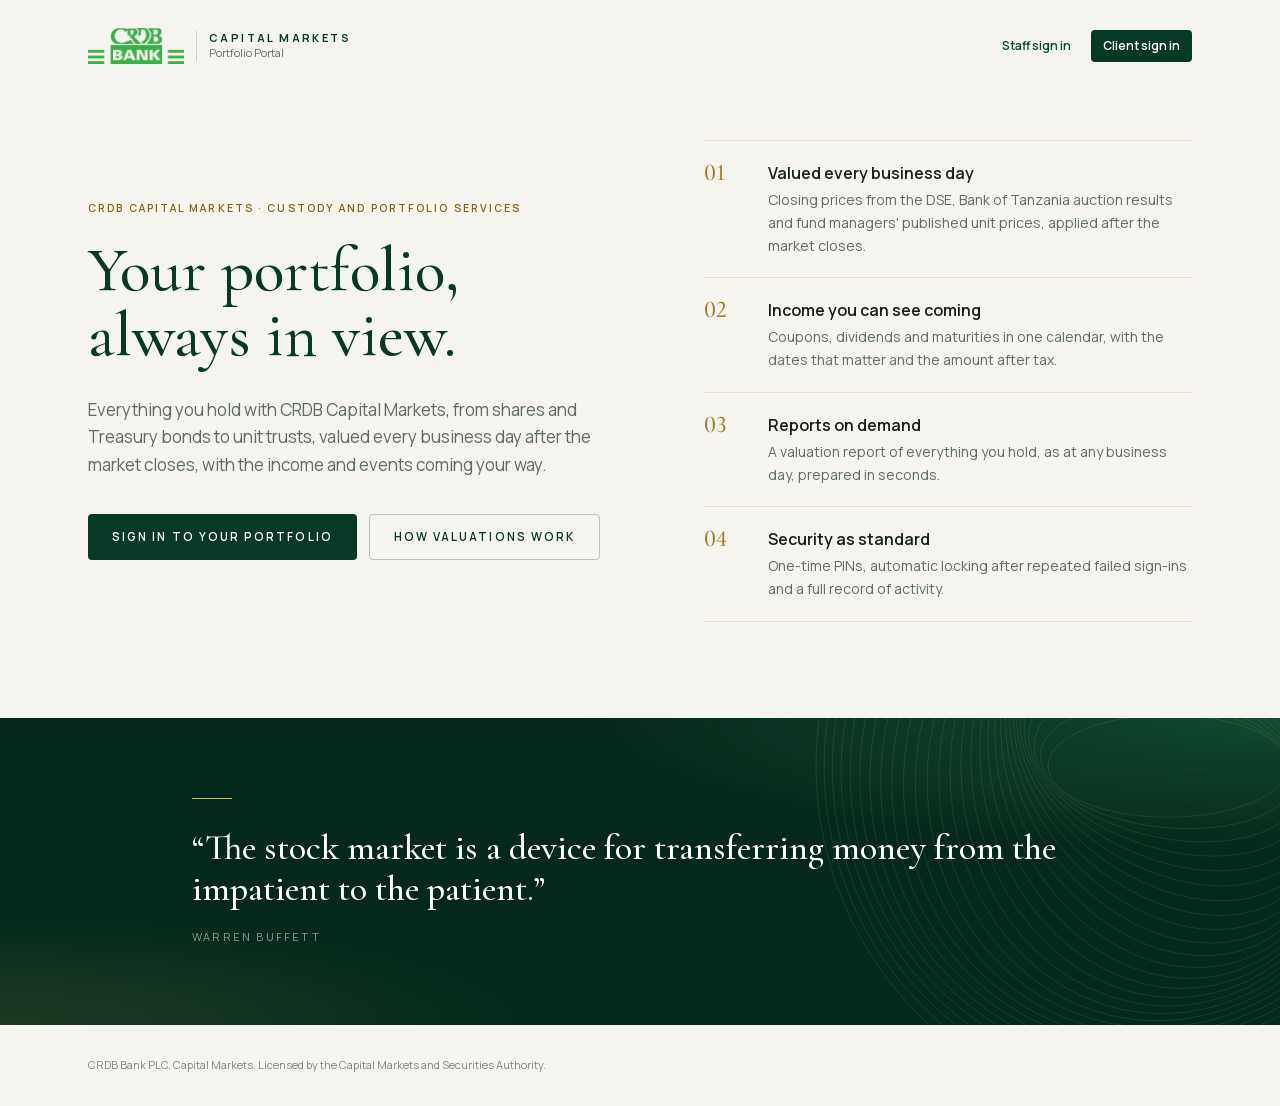
<file: portfolio/index.html>
<!doctype html>
<html lang="en">
<head>
<meta charset="utf-8">
<meta name="viewport" content="width=device-width, initial-scale=1">
<meta name="robots" content="noindex, nofollow">
<meta name="referrer" content="no-referrer">
<title>Portfolio Portal · CRDB Capital Markets</title>
<link rel="stylesheet" href="app.css?v=70236f759a">
<script src="config.js?v=70236f759a"></script>
</head>
<body class="min-h-screen antialiased">
<div id="root"></div>
<noscript>The Portfolio Portal needs JavaScript to run.</noscript>
<script type="module" src="app.js?v=70236f759a"></script>
</body>
</html>
</file>
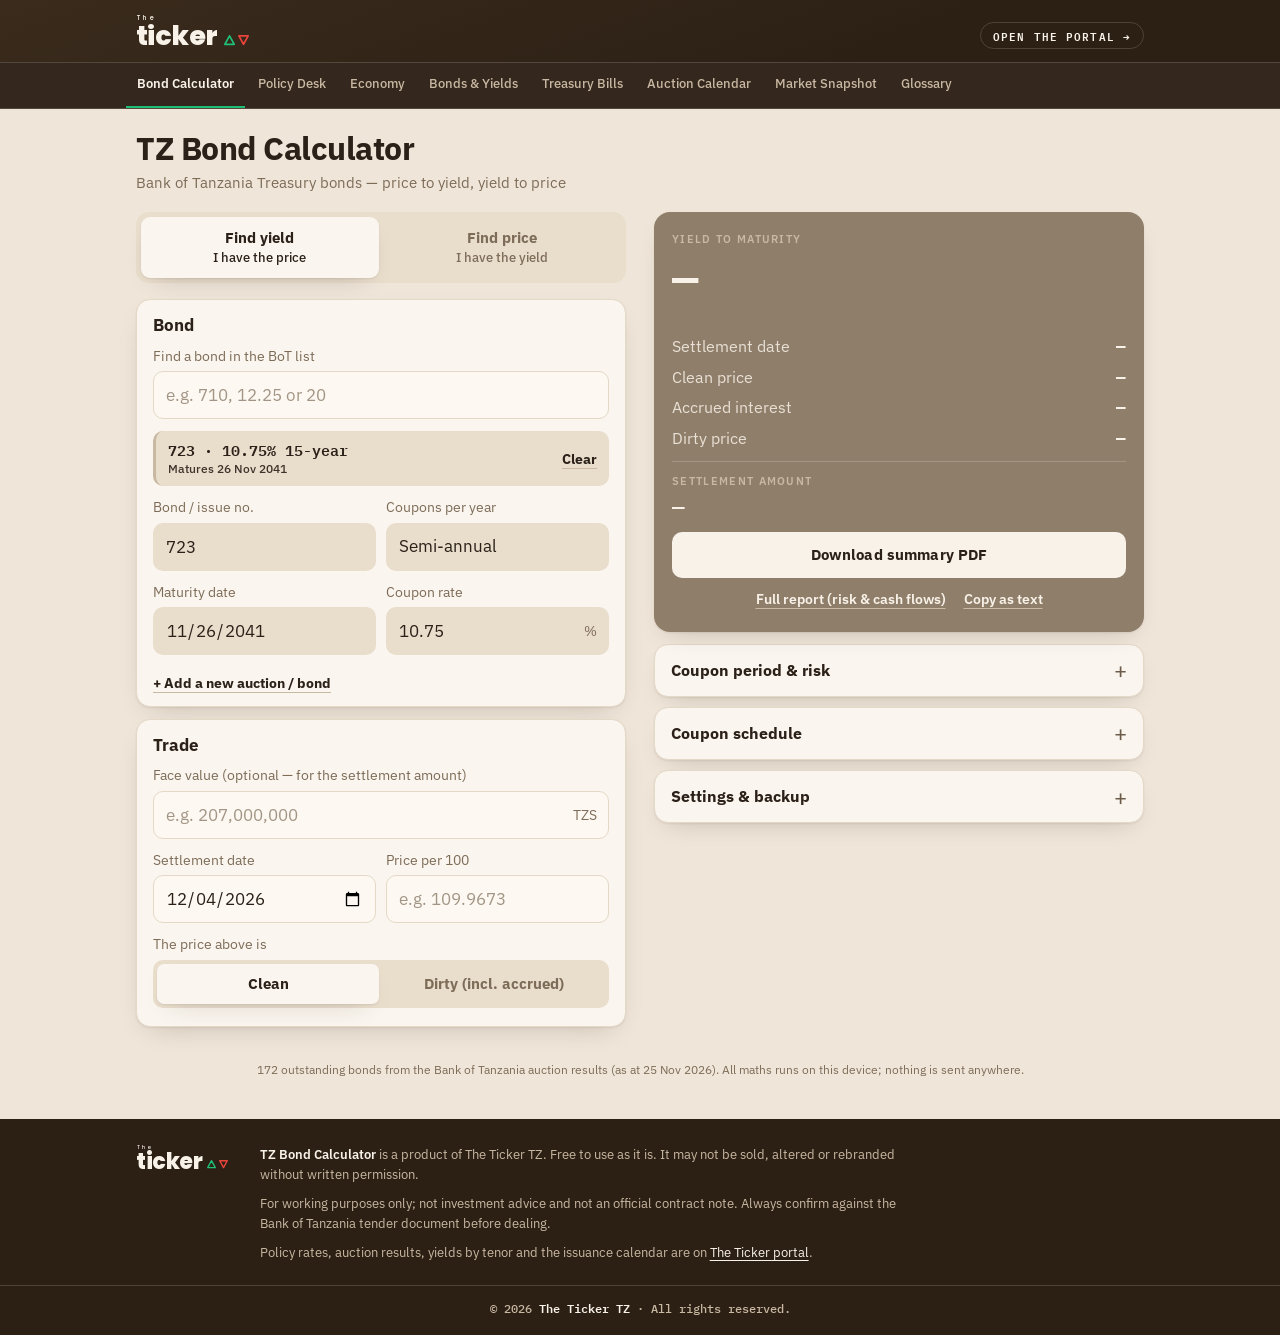
<file: bond-calculator.html>
<!DOCTYPE html>
<html lang="en">
<head>
<meta charset="utf-8">
<meta name="viewport" content="width=device-width, initial-scale=1, viewport-fit=cover">
<meta name="theme-color" content="#2c2015">
<title>TZ Bond Calculator · The Ticker</title>
<!-- TZ Bond Calculator. Copyright (c) 2026 The Ticker TZ. All rights reserved.
     Free to use as provided. Not to be sold, altered, rebranded or passed off as another's work
     without written permission from The Ticker TZ.
     The Ticker edition, 21 Sep 2026: built on the 16 Sep 2026 calculator, same maths and bond list. -->
<meta name="description" content="Free Tanzania Treasury bond calculator: price to yield and yield to price for Bank of Tanzania bonds, with accrued interest, duration, DV01 and a PDF valuation. A product of The Ticker.">
<meta name="author" content="The Ticker TZ">
<meta name="copyright" content="Copyright (c) 2026 The Ticker TZ. All rights reserved.">
<meta property="og:title" content="TZ Bond Calculator · The Ticker">
<meta property="og:description" content="Price to yield and yield to price for Bank of Tanzania Treasury bonds, with accrued interest, duration and a PDF valuation.">
<meta property="og:type" content="website">
<link rel="canonical" href="https://thetickertz.github.io/The-Ticker/bond-calculator.html">
<link rel="preconnect" href="https://fonts.googleapis.com">
<link rel="preconnect" href="https://fonts.gstatic.com" crossorigin>
<link href="https://fonts.googleapis.com/css2?family=Poppins:wght@500;800&family=IBM+Plex+Sans:wght@400;500;600;700&family=IBM+Plex+Mono:wght@400;500;600&display=swap" rel="stylesheet">
<style>
  :root{
    --bg:#efe5d8; --surface:#faf5ee; --field:#fdf9f2; --ink:#2b2119; --muted:#7d6c58;
    --line:#e4d8c7; --line2:#ece2d3; --track:#e9ddcc;
    --forest:#2c2015; --forest-2:#3a2b1c; --forest-soft:#e9ddcc; --forest-ink:#2b2119;
    --gold:#c9b8a2; --gold-deep:#6b5c4a; --gold-soft:rgba(59,42,28,.14);
    --bad:#bc3327; --off:#8f7e69;
    --mast-ink:#f8f2e9; --mast-ink2:#c9b8a2; --mast-border:rgba(248,242,233,.16);
    --shadow:0 1px 2px rgba(43,33,25,.07), 0 10px 26px -14px rgba(43,33,25,.28);
    --sans:"IBM Plex Sans",system-ui,-apple-system,"Segoe UI",Roboto,"Helvetica Neue",Arial,sans-serif;
    --mono:"IBM Plex Mono",ui-monospace,SFMono-Regular,Menlo,Consolas,monospace;
    --brand:"Poppins","IBM Plex Sans",system-ui,sans-serif;
    color-scheme:light;
  }
  *{box-sizing:border-box}
  [hidden]{display:none!important}
  html,body{margin:0;background:var(--bg);color:var(--ink);
    font-family:var(--sans);
    font-size:16px;line-height:1.45;-webkit-text-size-adjust:100%}
  html{background:var(--forest)}
  main{max-width:1040px;margin:0 auto;padding:22px 16px 40px}
  .cols{display:grid;grid-template-columns:minmax(0,1fr);gap:0 28px;align-items:start}
  .col{min-width:0}
  @media (min-width:900px){ .cols{grid-template-columns:minmax(0,1fr) minmax(0,1fr)} .col .result{margin-top:0} }

  /* brand bar: the wordmark's own slot, the portal's espresso masthead at product size */
  .mast{margin:0;background:linear-gradient(160deg,var(--forest-2) 0%,var(--forest) 70%);color:var(--mast-ink);-webkit-print-color-adjust:exact;print-color-adjust:exact}
  .mast-in{max-width:1040px;margin:0 auto;padding:15px 16px 13px;display:flex;align-items:flex-end;justify-content:space-between;gap:16px}
  .wordmark{display:inline-flex;flex-direction:column;line-height:1;font-size:27px;color:var(--mast-ink);text-decoration:none}
  .wordmark .the{font:500 .235em/1 var(--brand);letter-spacing:.52em;margin:0 0 .13em .1em}
  .wordmark .tick{font:800 1em/1 var(--brand);letter-spacing:-.02em;display:flex;align-items:baseline;gap:.22em}
  .wordmark .tris{display:inline-flex;gap:.11em;align-items:flex-end}
  .wordmark svg{display:block;width:.41em;height:.375em;overflow:visible}
  .mast-link{font:600 .7rem/1 var(--mono);letter-spacing:.1em;text-transform:uppercase;color:var(--mast-ink);text-decoration:none;border:1px solid var(--mast-border);border-radius:999px;padding:7px 12px;white-space:nowrap}
  .mast-link:hover{border-color:rgba(248,242,233,.4)}
  @media (max-width:359px){ .mast-link{display:none} }
  .mast-link:focus-visible,a.wordmark:focus-visible{outline:3px solid var(--mast-ink2);outline-offset:3px}
  .nav{position:sticky;top:0;z-index:40;background:rgba(44,32,21,.96);-webkit-backdrop-filter:blur(10px);backdrop-filter:blur(10px);border-top:1px solid var(--mast-border);border-bottom:1px solid var(--mast-border)}
  .nav-in{max-width:1040px;margin:0 auto;padding:0 6px;display:flex;gap:2px;overflow-x:auto;scrollbar-width:none}
  .nav-in::-webkit-scrollbar{display:none}
  .nav a{color:var(--mast-ink2);text-decoration:none;font-size:13px;font-weight:500;padding:12px 11px;white-space:nowrap;border-bottom:2px solid transparent}
  .nav a:hover{color:var(--mast-ink)}
  .nav a.on{color:var(--mast-ink);font-weight:600;border-bottom-color:#1fbf75}
  .nav a:focus-visible{outline:2px solid var(--mast-ink2);outline-offset:-2px}

  /* the portal's espresso foot */
  .sitefoot{background:var(--forest);color:var(--mast-ink2);-webkit-print-color-adjust:exact;print-color-adjust:exact}
  .foot-in{max-width:1040px;margin:0 auto;padding:26px 16px 22px;display:grid;grid-template-columns:auto minmax(0,1fr);gap:16px 32px;align-items:start;font-size:13px;line-height:1.55}
  .foot-in .wordmark{font-size:22px}
  .foot-in p{margin:0;max-width:80ch}
  .foot-in p + p{margin-top:.55rem}
  .foot-in b{color:var(--mast-ink);font-weight:600}
  .foot-in a{color:var(--mast-ink);text-underline-offset:3px}
  .foot-bar{border-top:1px solid var(--mast-border);padding:14px 16px calc(18px + env(safe-area-inset-bottom));text-align:center;font:500 11.5px/1.4 var(--mono);color:var(--mast-ink2)}
  .foot-bar b{color:var(--mast-ink);font-weight:600}
  @media (max-width:640px){ .foot-in{grid-template-columns:1fr} }
  header{margin-bottom:18px}
  h1{font-family:var(--sans);font-size:clamp(24px,1.2rem + 1.5vw,32px);font-weight:700;margin:0;letter-spacing:-.015em;line-height:1.12}
  .rule{display:none}
  .sub{color:var(--muted);font-size:15px;margin:.35rem 0 0}

  .mode{display:grid;grid-template-columns:1fr 1fr;gap:5px;padding:5px;background:var(--track);border-radius:13px;margin-bottom:16px}
  .mode button{appearance:none;border:0;background:transparent;border-radius:9px;padding:12px 8px;
    font:inherit;font-size:15px;font-weight:700;color:var(--muted);cursor:pointer;line-height:1.25}
  .mode button small{display:block;font-weight:500;font-size:13px;margin-top:2px}
  .mode button[aria-pressed="true"]{background:var(--surface);color:var(--forest-ink);box-shadow:var(--shadow)}
  .mode button:focus-visible,.seg button:focus-visible,.btn:focus-visible,.link:focus-visible{outline:3px solid var(--gold);outline-offset:2px}

  section{background:var(--surface);border:1px solid var(--line);border-radius:14px;padding:16px 16px 6px;margin-bottom:12px;box-shadow:var(--shadow)}
  h2{font-family:var(--sans);font-size:17px;font-weight:700;color:var(--ink);margin:0 0 12px;line-height:1.1}
  .field{margin-bottom:12px}
  .row{display:grid;grid-template-columns:1fr 1fr;gap:10px}
  label{display:block;font-size:13.5px;color:var(--muted);margin-bottom:5px}
  input,select,textarea{width:100%;font:inherit;font-size:17px;color:var(--ink);background:var(--field);
    border:1px solid var(--line);border-radius:10px;padding:0 12px;font-variant-numeric:tabular-nums}
  input,select{height:48px}
  textarea{padding:10px 12px;font-size:13px;min-height:88px;font-family:ui-monospace,Menlo,Consolas,monospace}
  input:focus,select:focus,textarea:focus{outline:none;border-color:var(--gold);box-shadow:0 0 0 3px var(--gold-soft)}
  input[type="date"]{-webkit-appearance:none;appearance:none}
  input::placeholder{color:var(--muted);opacity:.7}
  .unit{position:relative}
  .unit input{padding-right:44px}
  .unit span{position:absolute;right:12px;top:50%;transform:translateY(-50%);color:var(--muted);font-size:14px;pointer-events:none}

  .seg{display:grid;grid-template-columns:1fr 1fr;gap:4px;padding:4px;background:var(--track);border-radius:10px;height:48px}
  .seg button{appearance:none;border:0;background:transparent;border-radius:7px;font:inherit;font-size:14.5px;font-weight:700;color:var(--muted);cursor:pointer}
  .seg button[aria-pressed="true"]{background:var(--surface);color:var(--forest-ink);box-shadow:var(--shadow)}

  .search{position:relative}
  .hits{position:absolute;left:0;right:0;top:50px;z-index:5;background:var(--surface);border:1px solid var(--line);border-radius:12px;
    box-shadow:var(--shadow);overflow:hidden;max-height:340px;overflow-y:auto}
  .hits button{display:block;width:100%;text-align:left;appearance:none;border:0;border-bottom:1px solid var(--line2);background:transparent;
    padding:11px 12px;font:inherit;color:var(--ink);cursor:pointer}
  .hits button:last-child{border-bottom:0}
  .hits button:active{background:var(--forest-soft)}
  .hits b{font-family:var(--mono);font-size:15px;font-weight:600;color:var(--forest-ink)}
  .hits small{display:block;color:var(--muted);font-size:13px}
  .hits .none{padding:12px;color:var(--muted);font-size:14px}
  .chip{display:flex;align-items:center;justify-content:space-between;gap:10px;background:var(--forest-soft);color:var(--forest-ink);
    border-left:3px solid var(--gold);border-radius:10px;padding:10px 12px;font-size:14px;margin-bottom:12px;line-height:1.3}
  .chip .t{font-family:var(--mono);font-size:15px;font-weight:600;display:block}
  .chip small{display:block;font-weight:500;opacity:.9}
  .chipBtns{display:flex;gap:14px;flex-shrink:0}
  #bondFields.locked input:disabled,#bondFields.locked select:disabled{background:var(--track);border-color:transparent;color:var(--ink);opacity:1;-webkit-text-fill-color:var(--ink);-webkit-opacity:1}
  #bondFields.locked select:disabled{-webkit-appearance:none;appearance:none}
  .link{appearance:none;border:0;background:transparent;color:var(--forest-ink);font:inherit;font-size:14px;font-weight:700;padding:6px 0;cursor:pointer;text-decoration:underline;text-decoration-color:var(--gold);text-underline-offset:4px}
  .actions{display:flex;gap:8px;flex-wrap:wrap;margin:2px 0 10px}
  .btn{appearance:none;border:1px solid var(--line);background:var(--surface);color:var(--ink);border-radius:10px;height:44px;padding:0 16px;
    font:inherit;font-size:15px;font-weight:700;cursor:pointer;flex:1}
  .btn.primary{background:var(--forest);border-color:var(--forest);color:var(--mast-ink)}
  .btn.danger{color:var(--bad)}
  .btn:active{opacity:.85}
  .form{border-top:1px solid var(--line2);padding-top:12px;margin-top:4px}
  .form h3{font-family:var(--sans);font-size:16px;font-weight:700;margin:0 0 10px}
  .err{color:var(--bad);font-size:14px;margin:0 0 8px}

  .result{position:relative;background:linear-gradient(160deg,var(--forest-2) 0%,var(--forest) 70%);color:var(--mast-ink);border-radius:16px;padding:20px 18px 16px;margin:16px 0 12px;box-shadow:var(--shadow);overflow:hidden}
  .result .lead{font-size:11px;font-weight:600;color:var(--mast-ink2);margin:0;letter-spacing:.12em;text-transform:uppercase}
  .result .big{font-family:var(--mono);font-size:clamp(34px,9.5vw,44px);font-weight:600;letter-spacing:-.04em;line-height:1.05;margin:6px 0 14px}
  .result dl{margin:0;display:grid;grid-template-columns:auto 1fr;row-gap:8px;column-gap:12px;font-size:15.5px}
  .result dt{opacity:.85}
  .result dd{margin:0;text-align:right;font-family:var(--mono);font-weight:600}
  .result dd small{font-weight:500;opacity:.8;font-size:12.5px}
  .result .amount{margin-top:12px;padding-top:12px;border-top:1px solid rgba(255,255,255,.18);display:block}
  .result .amount dt{font-size:11px;font-weight:600;color:var(--mast-ink2);opacity:1;letter-spacing:.12em;text-transform:uppercase}
  .result .amount dd{font-family:var(--mono);font-size:21px;font-weight:600;letter-spacing:-.03em;text-align:left;line-height:1.2;margin-top:3px}
  .result.off{background:var(--off)}
  .msg{margin:0 0 4px;font-size:14px;color:#ffb9b2;min-height:1.2em}
  .pdf{margin-top:14px;width:100%;height:46px;border-radius:10px;border:0;background:var(--mast-ink);
    color:#2b2119;font:inherit;font-size:15px;font-weight:800;cursor:pointer;letter-spacing:.01em}
  .pdf:active{filter:brightness(.95)}
  .pdf[disabled]{opacity:.6;cursor:default}
  .result .links{display:flex;justify-content:center;gap:18px;margin-top:6px;flex-wrap:wrap}
  .result .link{color:var(--mast-ink);font-weight:600;font-size:13.5px;text-decoration-color:var(--mast-ink2)}

  details{background:var(--surface);border:1px solid var(--line);border-radius:14px;margin-bottom:10px;box-shadow:var(--shadow)}
  summary{padding:14px 16px;font-family:var(--sans);font-weight:700;font-size:16px;cursor:pointer;list-style:none;display:flex;justify-content:space-between;align-items:center}
  summary::-webkit-details-marker{display:none}
  summary::after{content:"+";color:var(--gold-deep);font-size:22px;line-height:1;font-weight:400}
  details[open] summary::after{content:"–"}
  .body{padding:0 16px 14px}
  .kv{display:grid;grid-template-columns:1fr auto;row-gap:8px;column-gap:12px;font-size:15px;margin:0}
  .kv dt{color:var(--muted)}
  .kv dd{margin:0;text-align:right;font-family:var(--mono);font-weight:500}
  .tbl{overflow-x:auto}
  table{width:100%;border-collapse:collapse;font-size:13px;font-family:var(--mono)}
  th{text-align:left;font-weight:700;color:var(--muted);padding:6px 4px;border-bottom:1px solid var(--line)}
  td{padding:6px 4px;border-bottom:1px solid var(--line2)}
  td:not(:first-child),th:not(:first-child){text-align:right}
  .note{font-size:13px;color:var(--muted);margin:8px 0 0}
  .foot{font-size:12px;color:var(--muted);text-align:center;margin:22px 0 0;line-height:1.5}
  @media (prefers-reduced-motion:no-preference){ .mode button,.seg button{transition:background .15s,color .15s} }
</style>
</head>
<body>
<header class="mast">
  <div class="mast-in">
    <a class="wordmark" href="https://thetickertz.github.io/The-Ticker/" aria-label="The Ticker, back to the portal"><span class="the">The</span><span class="tick">ticker<span class="tris" aria-hidden="true"><svg viewBox="0 0 26 24"><path d="M13 2 L24 22 L2 22 Z" fill="none" stroke="#1fbf75" stroke-width="4" stroke-linejoin="round"/></svg><svg viewBox="0 0 26 24"><path d="M13 22 L2 2 L24 2 Z" fill="none" stroke="#e8453c" stroke-width="4" stroke-linejoin="round"/></svg></span></span></a>
    <a class="mast-link" href="https://thetickertz.github.io/The-Ticker/">Open the portal &rarr;</a>
  </div>
</header>
<nav class="nav" aria-label="The Ticker">
  <div class="nav-in">
    <a class="on" href="#top" aria-current="page">Bond Calculator</a>
    <a href="https://thetickertz.github.io/The-Ticker/#policy">Policy Desk</a>
    <a href="https://thetickertz.github.io/The-Ticker/#economy">Economy</a>
    <a href="https://thetickertz.github.io/The-Ticker/#bonds">Bonds &amp; Yields</a>
    <a href="https://thetickertz.github.io/The-Ticker/#tbills">Treasury Bills</a>
    <a href="https://thetickertz.github.io/The-Ticker/#calendar">Auction Calendar</a>
    <a href="https://thetickertz.github.io/The-Ticker/#market">Market Snapshot</a>
    <a href="https://thetickertz.github.io/The-Ticker/#glossary">Glossary</a>
  </div>
</nav>
<main id="top">
  <header>
    <h1>TZ Bond Calculator</h1>
    <div class="rule"></div>
    <p class="sub">Bank of Tanzania Treasury bonds — price to yield, yield to price</p>
  </header>

  <div class="cols"><div class="col">
  <div class="mode" role="group" aria-label="What do you want to find?">
    <button type="button" id="modeYield" aria-pressed="true">Find yield<small>I have the price</small></button>
    <button type="button" id="modePrice" aria-pressed="false">Find price<small>I have the yield</small></button>
  </div>

  <section>
    <h2>Bond</h2>
    <div class="field search">
      <label for="search">Find a bond in the BoT list</label>
      <input id="search" type="search" placeholder="e.g. 710, 12.25 or 20" autocomplete="off" autocorrect="off" spellcheck="false">
      <div class="hits" id="hits" hidden></div>
    </div>
    <div class="chip" id="chip" hidden><div><span class="t" id="chipTitle"></span><small id="chipNote"></small></div><div class="chipBtns"><button type="button" class="link" id="editBtn">Edit</button><button type="button" class="link" id="clearBtn" title="Unlock the fields for manual entry">Clear</button></div></div>

    <div id="bondFields">
    <div class="row">
      <div class="field"><label for="name">Bond / issue no.</label><input id="name" type="text" placeholder="e.g. 710" autocomplete="off"></div>
      <div class="field"><label for="freq">Coupons per year</label>
        <select id="freq"><option value="2" selected>Semi-annual</option><option value="1">Annual</option><option value="4">Quarterly</option></select></div>
    </div>
    <div class="row">
      <div class="field"><label for="maturity">Maturity date</label><input id="maturity" type="date"></div>
      <div class="field"><label for="coupon">Coupon rate</label><div class="unit"><input id="coupon" type="text" inputmode="decimal" placeholder="12.25"><span>%</span></div></div>
    </div>
    </div>
    <button type="button" class="link" id="addBtn">+ Add a new auction / bond</button>

    <div class="form" id="bondForm" hidden>
      <h3 id="formTitle">Add a new bond</h3>
      <div class="row">
        <div class="field"><label for="fNo">Issue no.</label><input id="fNo" type="text" inputmode="numeric" placeholder="e.g. 713"></div>
        <div class="field"><label for="fCoupon">Coupon rate</label><div class="unit"><input id="fCoupon" type="text" inputmode="decimal" placeholder="e.g. 11.25"><span>%</span></div></div>
      </div>
      <div class="row">
        <div class="field"><label for="fTenor">Tenor</label><div class="unit"><input id="fTenor" type="text" inputmode="numeric" placeholder="e.g. 10"><span>yrs</span></div></div>
        <div class="field"><label for="fFreq">Coupons per year</label>
          <select id="fFreq"><option value="2" selected>Semi-annual</option><option value="1">Annual</option><option value="4">Quarterly</option></select></div>
      </div>
      <div class="row">
        <div class="field"><label for="fAuction">Auction date</label><input id="fAuction" type="date"></div>
        <div class="field"><label for="fMaturity">Maturity date</label><input id="fMaturity" type="date"></div>
      </div>
      <p class="note" style="margin:-4px 0 10px">Leave maturity blank and it is worked out as auction date + 1 day (T+1 settlement) + tenor, the way BoT sets it. If the tender document shows a different date, type that one.</p>
      <p class="err" id="fErr"></p>
      <div class="actions">
        <button type="button" class="btn primary" id="saveBtn">Save bond</button>
        <button type="button" class="btn" id="cancelBtn">Cancel</button>
        <button type="button" class="btn danger" id="deleteBtn" hidden>Remove</button>
      </div>
    </div>
  </section>

  <section>
    <h2>Trade</h2>
    <div class="field"><label for="face">Face value (optional — for the settlement amount)</label><div class="unit"><input id="face" type="text" inputmode="numeric" placeholder="e.g. 207,000,000"><span>TZS</span></div></div>
    <div class="row">
      <div class="field"><label for="settle">Settlement date</label><input id="settle" type="date"></div>
      <div class="field" id="inPrice"><label for="price">Price per 100</label><input id="price" type="text" inputmode="decimal" placeholder="e.g. 109.9673"></div>
      <div class="field" id="inYield" hidden><label for="yield">Yield to maturity</label><div class="unit"><input id="yield" type="text" inputmode="decimal" placeholder="e.g. 11.00"><span>%</span></div></div>
    </div>
    <div class="field" id="inPriceType"><label>The price above is</label>
      <div class="seg" role="group"><button type="button" id="ptClean" aria-pressed="true">Clean</button><button type="button" id="ptDirty" aria-pressed="false">Dirty (incl. accrued)</button></div></div>
  </section>

  </div><div class="col">
  <div class="result" id="result">
    <p class="lead" id="leadLabel">Yield to maturity</p>
    <p class="big" id="bigValue">—</p>
    <p class="msg" id="msg"></p>
    <dl>
      <dt>Settlement date</dt><dd id="rSettle">—</dd>
      <dt id="rFirstLabel">Clean price</dt><dd id="rFirst">—</dd>
      <dt>Accrued interest</dt><dd id="rAccr">—</dd>
      <dt>Dirty price</dt><dd id="rDirty">—</dd>
    </dl>
    <dl class="amount">
      <dt>Settlement amount</dt><dd id="rAmount">—</dd>
    </dl>
    <button type="button" class="pdf" id="pdfBtn">Download summary PDF</button>
    <div class="links"><button type="button" class="link" id="pdfFullBtn">Full report (risk &amp; cash flows)</button><button type="button" class="link" id="copyBtn">Copy as text</button></div>
  </div>

  <details>
    <summary>Coupon period &amp; risk</summary>
    <div class="body">
      <dl class="kv">
        <dt>Last coupon date</dt><dd id="dPrev">—</dd>
        <dt>Next coupon date</dt><dd id="dNext">—</dd>
        <dt>Days accrued / in period</dt><dd id="dDays">—</dd>
        <dt>Coupons remaining</dt><dd id="dN">—</dd>
        <dt>Years to maturity</dt><dd id="dYrs">—</dd>
        <dt>Coupon per period (per 100)</dt><dd id="dCpn">—</dd>
        <dt>Macaulay duration</dt><dd id="dMac">—</dd>
        <dt>Modified duration</dt><dd id="dMod">—</dd>
        <dt>DV01 per 100</dt><dd id="dDv01">—</dd>
        <dt>DV01 on face value</dt><dd id="dDv01F">—</dd>
        <dt>Clean price if yield +1%</dt><dd id="dUp">—</dd>
        <dt>Clean price if yield −1%</dt><dd id="dDown">—</dd>
      </dl>
    </div>
  </details>

  <details>
    <summary>Coupon schedule</summary>
    <div class="body">
      <div class="tbl"><table><thead><tr><th>#</th><th>Date</th><th>Cash flow /100</th><th>PV /100</th></tr></thead><tbody id="sched"></tbody></table></div>
      <p class="note" id="schedNote"></p>
    </div>
  </details>

  <details>
    <summary>Settings &amp; backup</summary>
    <div class="body">
      <div class="field"><label for="accrBasis">Accrued interest day count</label>
        <select id="accrBasis"><option value="act365" selected>Actual/365 (BoT tender convention)</option><option value="actact">Actual/Actual</option></select></div>
      <div class="field"><label for="redemption">Redemption per 100</label><input id="redemption" type="text" inputmode="decimal" value="100"></div>
      <p class="note">BoT tender documents state Actual/365 for accrued interest, so that is the default. Price ⇄ yield always uses the Actual/Actual street method (same as Excel PRICE / YIELD with basis 1), which is why the sum of discounted cash flows can differ slightly from the dirty price. Clean price and accrued interest are rounded to four decimal places, as BoT quotes them, before the dirty price and settlement amount are worked out.</p>
      <div class="field" style="margin-top:14px"><label for="backup">Bonds you added or edited (backup)</label>
        <textarea id="backup" placeholder="Nothing added yet. Bonds you add are kept in this browser; copy this text to move them to another phone."></textarea></div>
      <div class="actions">
        <button type="button" class="btn" id="copyListBtn">Copy list</button>
        <button type="button" class="btn" id="importBtn">Import pasted list</button>
      </div>
      <p class="note" id="storeNote"></p>
    </div>
  </details>

  </div></div>
  <p class="foot" id="foot"></p>
</main>
<footer class="sitefoot" id="tkFoot"><div class="foot-in"><span class="wordmark" role="img" aria-label="The Ticker"><span class="the">The</span><span class="tick">ticker<span class="tris" aria-hidden="true"><svg viewBox="0 0 26 24"><path d="M13 2 L24 22 L2 22 Z" fill="none" stroke="#1fbf75" stroke-width="4" stroke-linejoin="round"/></svg><svg viewBox="0 0 26 24"><path d="M13 22 L2 2 L24 2 Z" fill="none" stroke="#e8453c" stroke-width="4" stroke-linejoin="round"/></svg></span></span></span><div><p><b>TZ Bond Calculator</b> is a product of The Ticker TZ. Free to use as it is. It may not be sold, altered or rebranded without written permission.</p><p>For working purposes only; not investment advice and not an official contract note. Always confirm against the Bank of Tanzania tender document before dealing.</p><p>Policy rates, auction results, yields by tenor and the issuance calendar are on <a href="https://thetickertz.github.io/The-Ticker/">The Ticker portal</a>.</p></div></div><div class="foot-bar">© 2026 <b>The Ticker TZ</b> · All rights reserved.</div></footer>

<script>
(function(){
  const DAY = 86400000;
  const $ = id => document.getElementById(id);
  const MONTHS = ['Jan','Feb','Mar','Apr','May','Jun','Jul','Aug','Sep','Oct','Nov','Dec'];
  const STORE_KEY = 'tzbond_custom_v1';

  /* ---------- BoT bond list (from bot.go.tz/TBonds auction results) ---------- */
  // n = issue no, c = coupon %, t = tenor yrs, a = first auction date, m = maturity, s = 'v' verified from tender doc / 'd' derived (auction + 1 day + tenor)
  const SEED = [{"n":"723","c":10.75,"t":15,"a":"2026-11-25","m":"2041-11-26","s":"d"},{"n":"722","c":12.75,"t":25,"a":"2026-10-15","m":"2051-10-16","s":"d"},{"n":"712","c":9.5,"t":2,"a":"2026-07-29","m":"2028-07-30","s":"d"},{"n":"711","c":11.25,"t":10,"a":"2026-07-22","m":"2036-07-23","s":"d"},{"n":"710","c":12.25,"t":20,"a":"2026-07-08","m":"2046-07-09","s":"v"},{"n":"702","c":11.0,"t":20,"a":"2026-05-28","m":"2046-05-29","s":"v"},{"n":"701","c":10.75,"t":15,"a":"2026-05-13","m":"2041-05-14","s":"d"},{"n":"700","c":10.25,"t":5,"a":"2026-04-29","m":"2031-04-30","s":"d"},{"n":"699","c":10.5,"t":10,"a":"2026-04-15","m":"2036-04-16","s":"d"},{"n":"698","c":12.0,"t":20,"a":"2026-03-18","m":"2046-03-19","s":"d"},{"n":"697","c":9.5,"t":2,"a":"2026-03-04","m":"2028-03-05","s":"d"},{"n":"696","c":12.25,"t":15,"a":"2026-02-18","m":"2041-02-19","s":"d"},{"n":"695","c":13.25,"t":25,"a":"2026-02-04","m":"2051-02-05","s":"d"},{"n":"694","c":11.75,"t":10,"a":"2026-01-14","m":"2036-01-15","s":"d"},{"n":"693","c":13.0,"t":20,"a":"2025-12-17","m":"2045-12-18","s":"d"},{"n":"689","c":10.75,"t":5,"a":"2025-11-26","m":"2030-11-27","s":"d"},{"n":"688","c":12.75,"t":15,"a":"2025-11-12","m":"2040-11-13","s":"d"},{"n":"687","c":10.0,"t":2,"a":"2025-10-15","m":"2027-10-16","s":"d"},{"n":"686","c":13.75,"t":25,"a":"2025-09-24","m":"2050-09-25","s":"d"},{"n":"678","c":14.0,"t":20,"a":"2025-09-03","m":"2045-09-04","s":"d"},{"n":"675","c":15.0,"t":25,"a":"2025-08-06","m":"2050-08-07","s":"d"},{"n":"674","c":13.5,"t":10,"a":"2025-07-30","m":"2035-07-31","s":"d"},{"n":"673","c":12.75,"t":5,"a":"2025-07-16","m":"2030-07-17","s":"v"},{"n":"672","c":12.0,"t":2,"a":"2025-07-09","m":"2027-07-10","s":"d"},{"n":"671","c":13.0,"t":5,"a":"2025-03-19","m":"2030-03-20","s":"d"},{"n":"670","c":14.5,"t":15,"a":"2025-03-05","m":"2040-03-06","s":"d"},{"n":"669","c":15.25,"t":20,"a":"2025-02-19","m":"2045-02-20","s":"d"},{"n":"668","c":12.5,"t":2,"a":"2025-02-05","m":"2027-02-06","s":"d"},{"n":"667","c":14.0,"t":10,"a":"2025-01-22","m":"2035-01-23","s":"d"},{"n":"666","c":15.75,"t":25,"a":"2025-01-08","m":"2050-01-09","s":"d"},{"n":"656","c":11.15,"t":15,"a":"2024-02-07","m":"2039-02-08","s":"d"},{"n":"655","c":10.25,"t":10,"a":"2024-01-24","m":"2034-01-25","s":"d"},{"n":"653","c":12.56,"t":25,"a":"2023-12-27","m":"2048-12-28","s":"d"},{"n":"652","c":10.25,"t":10,"a":"2023-12-13","m":"2033-12-14","s":"d"},{"n":"651","c":11.15,"t":15,"a":"2023-11-29","m":"2038-11-30","s":"d"},{"n":"649","c":12.1,"t":20,"a":"2023-11-01","m":"2043-11-02","s":"d"},{"n":"648","c":8.6,"t":5,"a":"2023-10-18","m":"2028-10-19","s":"d"},{"n":"647","c":10.25,"t":10,"a":"2023-10-04","m":"2033-10-05","s":"d"},{"n":"646","c":11.15,"t":15,"a":"2023-09-20","m":"2038-09-21","s":"d"},{"n":"644","c":10.25,"t":10,"a":"2023-08-30","m":"2033-08-31","s":"d"},{"n":"643","c":12.56,"t":25,"a":"2023-08-16","m":"2048-08-17","s":"d"},{"n":"642","c":8.6,"t":5,"a":"2023-08-02","m":"2028-08-03","s":"d"},{"n":"641","c":10.25,"t":10,"a":"2023-07-19","m":"2033-07-20","s":"d"},{"n":"639","c":12.56,"t":25,"a":"2023-06-28","m":"2048-06-29","s":"d"},{"n":"638","c":12.1,"t":20,"a":"2023-06-21","m":"2043-06-22","s":"d"},{"n":"637","c":11.15,"t":15,"a":"2023-06-07","m":"2038-06-08","s":"d"},{"n":"636","c":10.25,"t":10,"a":"2023-05-31","m":"2033-06-01","s":"d"},{"n":"635","c":8.6,"t":5,"a":"2023-05-17","m":"2028-05-18","s":"d"},{"n":"634","c":12.56,"t":25,"a":"2023-05-10","m":"2048-05-11","s":"d"},{"n":"632","c":12.1,"t":20,"a":"2023-04-19","m":"2043-04-20","s":"d"},{"n":"631","c":12.56,"t":25,"a":"2023-04-05","m":"2048-04-06","s":"d"},{"n":"630","c":11.15,"t":15,"a":"2023-03-29","m":"2038-03-30","s":"d"},{"n":"628","c":12.56,"t":25,"a":"2023-03-01","m":"2048-03-02","s":"d"},{"n":"627","c":12.1,"t":20,"a":"2023-02-15","m":"2043-02-16","s":"d"},{"n":"626","c":10.25,"t":10,"a":"2023-02-01","m":"2033-02-02","s":"d"},{"n":"625","c":11.15,"t":15,"a":"2023-01-25","m":"2038-01-26","s":"d"},{"n":"623","c":8.6,"t":5,"a":"2023-01-04","m":"2028-01-05","s":"d"},{"n":"622","c":12.56,"t":25,"a":"2022-12-21","m":"2047-12-22","s":"d"},{"n":"621","c":10.25,"t":10,"a":"2022-12-07","m":"2032-12-08","s":"d"},{"n":"620","c":12.1,"t":20,"a":"2022-11-23","m":"2042-11-24","s":"d"},{"n":"619","c":9.48,"t":7,"a":"2022-11-09","m":"2029-11-10","s":"d"},{"n":"618","c":11.15,"t":15,"a":"2022-11-02","m":"2037-11-03","s":"d"},{"n":"617","c":12.56,"t":25,"a":"2022-10-19","m":"2047-10-20","s":"d"},{"n":"615","c":12.1,"t":20,"a":"2022-09-28","m":"2042-09-29","s":"d"},{"n":"614","c":10.25,"t":10,"a":"2022-09-14","m":"2032-09-15","s":"d"},{"n":"613","c":11.15,"t":15,"a":"2022-08-31","m":"2037-09-01","s":"d"},{"n":"604","c":8.6,"t":5,"a":"2022-08-10","m":"2027-08-11","s":"d"},{"n":"603","c":12.1,"t":20,"a":"2022-07-27","m":"2042-07-28","s":"d"},{"n":"602","c":9.48,"t":7,"a":"2022-07-20","m":"2029-07-21","s":"d"},{"n":"601","c":12.56,"t":25,"a":"2022-07-06","m":"2047-07-07","s":"d"},{"n":"600","c":12.1,"t":20,"a":"2022-06-22","m":"2042-06-23","s":"d"},{"n":"599","c":11.15,"t":15,"a":"2022-06-08","m":"2037-06-09","s":"d"},{"n":"598","c":8.6,"t":5,"a":"2022-05-25","m":"2027-05-26","s":"d"},{"n":"597","c":12.56,"t":25,"a":"2022-05-11","m":"2047-05-12","s":"d"},{"n":"596","c":9.48,"t":7,"a":"2022-04-27","m":"2029-04-28","s":"d"},{"n":"576","c":12.1,"t":20,"a":"2022-04-13","m":"2042-04-14","s":"d"},{"n":"574","c":13.5,"t":15,"a":"2021-10-27","m":"2036-10-28","s":"d"},{"n":"573","c":15.95,"t":25,"a":"2021-10-13","m":"2046-10-14","s":"d"},{"n":"572","c":11.44,"t":10,"a":"2021-09-29","m":"2031-09-30","s":"d"},{"n":"571","c":9.18,"t":5,"a":"2021-09-15","m":"2026-09-16","s":"d"},{"n":"570","c":13.5,"t":15,"a":"2021-09-01","m":"2036-09-02","s":"d"},{"n":"569","c":10.08,"t":7,"a":"2021-08-18","m":"2028-08-19","s":"d"},{"n":"568","c":15.95,"t":25,"a":"2021-08-04","m":"2046-08-05","s":"d"},{"n":"566","c":15.49,"t":20,"a":"2021-07-06","m":"2041-07-07","s":"d"},{"n":"564","c":13.5,"t":15,"a":"2021-06-02","m":"2036-06-03","s":"d"},{"n":"563","c":15.49,"t":20,"a":"2021-05-19","m":"2041-05-20","s":"d"},{"n":"562","c":10.08,"t":7,"a":"2021-05-05","m":"2028-05-06","s":"d"},{"n":"561","c":15.95,"t":25,"a":"2021-04-21","m":"2046-04-22","s":"d"},{"n":"559","c":11.44,"t":10,"a":"2021-03-24","m":"2031-03-25","s":"d"},{"n":"557","c":13.5,"t":15,"a":"2021-02-24","m":"2036-02-25","s":"d"},{"n":"556","c":15.49,"t":20,"a":"2021-02-10","m":"2041-02-11","s":"d"},{"n":"555","c":13.5,"t":15,"a":"2021-01-27","m":"2036-01-28","s":"d"},{"n":"553","c":11.44,"t":10,"a":"2020-12-30","m":"2030-12-31","s":"d"},{"n":"552","c":15.49,"t":20,"a":"2020-12-16","m":"2040-12-17","s":"d"},{"n":"551","c":13.5,"t":15,"a":"2020-12-02","m":"2035-12-03","s":"d"},{"n":"550","c":11.44,"t":10,"a":"2020-11-18","m":"2030-11-19","s":"d"},{"n":"549","c":15.49,"t":20,"a":"2020-11-04","m":"2040-11-05","s":"d"},{"n":"548","c":10.08,"t":7,"a":"2020-10-21","m":"2027-10-22","s":"d"},{"n":"544","c":15.49,"t":20,"a":"2020-09-23","m":"2040-09-24","s":"d"},{"n":"543","c":13.5,"t":15,"a":"2020-09-09","m":"2035-09-10","s":"d"},{"n":"542","c":11.44,"t":10,"a":"2020-08-26","m":"2030-08-27","s":"d"},{"n":"540","c":15.49,"t":20,"a":"2020-07-29","m":"2040-07-30","s":"d"},{"n":"539","c":13.5,"t":15,"a":"2020-07-15","m":"2035-07-16","s":"d"},{"n":"538","c":11.44,"t":10,"a":"2020-07-01","m":"2030-07-02","s":"d"},{"n":"536","c":13.5,"t":15,"a":"2020-06-03","m":"2035-06-04","s":"d"},{"n":"535","c":15.49,"t":20,"a":"2020-05-20","m":"2040-05-21","s":"d"},{"n":"534","c":10.08,"t":7,"a":"2020-05-06","m":"2027-05-07","s":"d"},{"n":"533","c":15.49,"t":20,"a":"2020-04-22","m":"2040-04-23","s":"d"},{"n":"532","c":13.5,"t":15,"a":"2020-04-08","m":"2035-04-09","s":"d"},{"n":"531","c":11.44,"t":10,"a":"2020-03-25","m":"2030-03-26","s":"d"},{"n":"529","c":13.5,"t":15,"a":"2020-02-26","m":"2035-02-27","s":"d"},{"n":"528","c":15.49,"t":20,"a":"2020-02-12","m":"2040-02-13","s":"d"},{"n":"527","c":13.5,"t":15,"a":"2020-01-29","m":"2035-01-30","s":"d"},{"n":"524","c":11.44,"t":10,"a":"2019-12-31","m":"2030-01-01","s":"d"},{"n":"523","c":15.49,"t":20,"a":"2019-12-18","m":"2039-12-19","s":"d"},{"n":"522","c":13.5,"t":15,"a":"2019-12-04","m":"2034-12-05","s":"d"},{"n":"521","c":11.44,"t":10,"a":"2019-11-20","m":"2029-11-21","s":"v"},{"n":"520","c":15.49,"t":20,"a":"2019-11-06","m":"2039-11-07","s":"d"},{"n":"519","c":10.08,"t":7,"a":"2019-10-23","m":"2026-10-24","s":"d"},{"n":"517","c":15.49,"t":20,"a":"2019-09-25","m":"2039-09-26","s":"d"},{"n":"516","c":13.5,"t":15,"a":"2019-09-11","m":"2034-09-12","s":"d"},{"n":"515","c":11.44,"t":10,"a":"2019-08-28","m":"2029-08-29","s":"d"},{"n":"513","c":15.49,"t":20,"a":"2019-07-31","m":"2039-08-01","s":"d"},{"n":"512","c":13.5,"t":15,"a":"2019-07-17","m":"2034-07-18","s":"d"},{"n":"507","c":11.44,"t":10,"a":"2019-07-03","m":"2029-07-04","s":"d"},{"n":"506","c":13.5,"t":15,"a":"2019-06-19","m":"2034-06-20","s":"d"},{"n":"505","c":11.44,"t":10,"a":"2019-06-03","m":"2029-06-04","s":"d"},{"n":"504","c":15.49,"t":20,"a":"2019-05-22","m":"2039-05-22","s":"v"},{"n":"500","c":13.5,"t":15,"a":"2019-03-27","m":"2034-03-28","s":"d"},{"n":"499","c":11.44,"t":10,"a":"2019-03-13","m":"2029-03-14","s":"d"},{"n":"498","c":15.49,"t":20,"a":"2019-02-27","m":"2039-02-28","s":"d"},{"n":"493","c":13.5,"t":15,"a":"2019-01-02","m":"2034-01-03","s":"d"},{"n":"492","c":11.44,"t":10,"a":"2018-12-19","m":"2028-12-20","s":"d"},{"n":"491","c":15.49,"t":20,"a":"2018-12-05","m":"2038-12-06","s":"d"},{"n":"487","c":13.5,"t":15,"a":"2018-10-10","m":"2033-10-11","s":"d"},{"n":"486","c":11.44,"t":10,"a":"2018-09-26","m":"2028-09-27","s":"d"},{"n":"485","c":15.49,"t":20,"a":"2018-09-12","m":"2038-09-13","s":"d"},{"n":"481","c":13.5,"t":15,"a":"2018-07-18","m":"2033-07-19","s":"d"},{"n":"480","c":11.44,"t":10,"a":"2018-07-04","m":"2028-07-05","s":"d"},{"n":"479","c":13.5,"t":15,"a":"2018-06-20","m":"2033-06-21","s":"d"},{"n":"477","c":11.44,"t":10,"a":"2018-05-23","m":"2028-05-24","s":"d"},{"n":"474","c":13.5,"t":15,"a":"2018-04-11","m":"2033-04-12","s":"d"},{"n":"472","c":11.44,"t":10,"a":"2018-03-14","m":"2028-03-15","s":"d"},{"n":"469","c":13.5,"t":15,"a":"2018-01-31","m":"2033-02-01","s":"d"},{"n":"467","c":11.44,"t":10,"a":"2018-01-03","m":"2028-01-04","s":"d"},{"n":"464","c":13.5,"t":15,"a":"2017-11-22","m":"2032-11-23","s":"d"},{"n":"462","c":11.44,"t":10,"a":"2017-10-25","m":"2027-10-26","s":"d"},{"n":"459","c":13.5,"t":15,"a":"2017-09-13","m":"2032-09-14","s":"d"},{"n":"457","c":11.44,"t":10,"a":"2017-08-16","m":"2027-08-17","s":"d"},{"n":"454","c":13.5,"t":15,"a":"2017-07-05","m":"2032-07-06","s":"d"},{"n":"452","c":11.44,"t":10,"a":"2017-06-07","m":"2027-06-08","s":"d"},{"n":"447","c":13.5,"t":15,"a":"2017-04-25","m":"2032-04-26","s":"d"},{"n":"445","c":11.44,"t":10,"a":"2017-03-29","m":"2027-03-30","s":"d"},{"n":"442","c":13.5,"t":15,"a":"2017-02-15","m":"2032-02-16","s":"d"},{"n":"440","c":11.44,"t":10,"a":"2017-01-18","m":"2027-01-19","s":"d"},{"n":"437","c":13.5,"t":15,"a":"2016-12-07","m":"2031-12-08","s":"d"},{"n":"435","c":11.44,"t":10,"a":"2016-11-09","m":"2026-11-10","s":"d"},{"n":"432","c":13.5,"t":15,"a":"2016-09-28","m":"2031-09-29","s":"d"},{"n":"427","c":13.5,"t":15,"a":"2016-07-20","m":"2031-07-21","s":"d"},{"n":"419","c":13.5,"t":15,"a":"2016-05-11","m":"2031-05-12","s":"d"},{"n":"414","c":13.5,"t":15,"a":"2016-03-02","m":"2031-03-03","s":"d"},{"n":"409","c":13.5,"t":15,"a":"2015-12-22","m":"2030-12-23","s":"d"},{"n":"404","c":13.5,"t":15,"a":"2015-10-13","m":"2030-10-14","s":"d"},{"n":"399","c":13.5,"t":15,"a":"2015-08-05","m":"2030-08-06","s":"d"},{"n":"393","c":13.5,"t":15,"a":"2015-05-13","m":"2030-05-14","s":"d"},{"n":"388","c":13.5,"t":15,"a":"2015-03-04","m":"2030-03-05","s":"d"},{"n":"383","c":13.5,"t":15,"a":"2014-12-17","m":"2029-12-18","s":"d"},{"n":"378","c":13.5,"t":15,"a":"2014-10-15","m":"2029-10-16","s":"d"},{"n":"372","c":13.5,"t":15,"a":"2014-08-06","m":"2029-08-07","s":"d"},{"n":"365","c":13.5,"t":15,"a":"2014-04-30","m":"2029-05-01","s":"d"},{"n":"360","c":13.5,"t":15,"a":"2014-02-19","m":"2029-02-20","s":"d"},{"n":"353","c":13.5,"t":15,"a":"2013-11-13","m":"2028-11-14","s":"d"}];

  /* ---------- date helpers (all UTC) ---------- */
  function parseISO(s){ if(!s) return NaN; const p=s.split('-').map(Number); if(p.length!==3||p.some(isNaN)) return NaN; return Date.UTC(p[0],p[1]-1,p[2]); }
  function toISO(t){ const d=new Date(t); return `${d.getUTCFullYear()}-${String(d.getUTCMonth()+1).padStart(2,'0')}-${String(d.getUTCDate()).padStart(2,'0')}`; }
  function daysInMonth(y,m){ return new Date(Date.UTC(y,m+1,0)).getUTCDate(); }
  function addMonths(t,n){ const d=new Date(t); let y=d.getUTCFullYear(), m=d.getUTCMonth()+n, day=d.getUTCDate();
    y+=Math.floor(m/12); m=((m%12)+12)%12; day=Math.min(day,daysInMonth(y,m)); return Date.UTC(y,m,day); }
  function fmtDate(t){ const d=new Date(t); return `${String(d.getUTCDate()).padStart(2,'0')} ${MONTHS[d.getUTCMonth()]} ${d.getUTCFullYear()}`; }
  function todayISO(){ const d=new Date(); return `${d.getFullYear()}-${String(d.getMonth()+1).padStart(2,'0')}-${String(d.getDate()).padStart(2,'0')}`; }

  /* ---------- bond maths (matches Excel PRICE/YIELD, basis 1) ---------- */
  function schedule(settle, maturity, f){
    const step=12/f; let i=0, next=maturity, prev=addMonths(maturity,-step);
    while(prev>settle){ i++; next=prev; prev=addMonths(maturity,-step*(i+1)); }
    const N=i+1, E=(next-prev)/DAY, A=(settle-prev)/DAY, DSC=E-A;
    const dates=[]; for(let k=0;k<N;k++) dates.push(addMonths(maturity,-step*(N-1-k)));
    return {prev,next,N,E,A,DSC,dates};
  }
  function cleanFromYield(y,s,rate,f,R){
    const c=100*rate/f, w=s.DSC/s.E;
    if(s.N===1) return (R+c)/(1+w*y/f) - c*s.A/s.E;
    const v=1+y/f; let pv=R/Math.pow(v,s.N-1+w);
    for(let k=1;k<=s.N;k++) pv+=c/Math.pow(v,k-1+w);
    return pv - c*s.A/s.E;
  }
  function yieldFromClean(p,s,rate,f,R){
    let lo=-0.99*f, hi=5;
    for(let i=0;i<200;i++){ const mid=(lo+hi)/2; if(cleanFromYield(mid,s,rate,f,R)>p) lo=mid; else hi=mid; if(hi-lo<1e-13) break; }
    return (lo+hi)/2;
  }
  function cashflows(y,s,rate,f,R){
    const c=100*rate/f, w=s.DSC/s.E, v=1+y/f; const rows=[]; let pv=0,tpv=0;
    for(let k=1;k<=s.N;k++){ const cf=c+(k===s.N?R:0); const df=1/Math.pow(v,k-1+w); const p=cf*df; pv+=p; tpv+=((k-1+w)/f)*p; rows.push({date:s.dates[k-1],cf,pv:p}); }
    const mac=tpv/pv; return {rows,dirty:pv,mac,mod:mac/(1+y/f)};
  }

  /* ---------- formatting ---------- */
  const num = (x,d)=> isFinite(x) ? x.toLocaleString('en-US',{minimumFractionDigits:d,maximumFractionDigits:d}) : '—';
  const pct = x => num(x*100,4)+'%';
  function readNum(id){ const v=$(id).value.replace(/[,\s]/g,''); return v===''?NaN:Number(v); }
  const fmtC = c => (Math.round(c*100)/100).toString();

  /* ---------- bond library ---------- */
  let custom = {};
  let storageOK = true;
  try{ const raw=localStorage.getItem(STORE_KEY); if(raw) custom=JSON.parse(raw)||{}; }catch(e){ storageOK=false; custom={}; }
  function persist(){ try{ localStorage.setItem(STORE_KEY, JSON.stringify(custom)); storageOK=true; }catch(e){ storageOK=false; } refreshBackup(); }
  function library(){
    const map={}; SEED.forEach(b=>map[b.n]={...b});
    Object.keys(custom).forEach(k=>{ map[k]={...custom[k], s:'u'}; });
    return Object.values(map).sort((a,b)=>Number(b.n)-Number(a.n));
  }
  function bondLabel(b){ return `${b.n} · ${fmtC(b.c)}% ${b.t?b.t+'-yr':''}`.trim(); }
  function search(q){
    q=q.trim().toLowerCase(); const all=library();
    if(!q) return all.slice(0,8);
    return all.filter(b=>{
      const hay=[b.n, fmtC(b.c), fmtC(b.c)+'%', b.t+'-yr', b.t+'yr', b.t+' yr', b.t+' year', fmtDate(parseISO(b.m)).toLowerCase(), b.m].join(' ');
      return hay.includes(q);
    }).slice(0,12);
  }
  let chosen=null;
  function renderHits(q){
    const hits=search(q); const box=$('hits'); box.innerHTML='';
    if(!hits.length){ box.innerHTML='<div class="none">No bond matches. Use “Add a bond” below to create it.</div>'; box.hidden=false; return; }
    hits.forEach(b=>{ const btn=document.createElement('button'); btn.type='button';
      btn.innerHTML=`<b>${b.n}</b> · ${fmtC(b.c)}% ${b.t?b.t+'-year':''}<small>Matures ${fmtDate(parseISO(b.m))}${b.a?' · auctioned '+fmtDate(parseISO(b.a)):''}${b.s==='u'?' · yours':''}</small>`;
      btn.addEventListener('click',()=>selectBond(b)); box.appendChild(btn); });
    box.hidden=false;
  }
  function selectBond(b){
    chosen=b; $('hits').hidden=true; $('search').value='';
    $('name').value=b.n; $('maturity').value=b.m; $('coupon').value=fmtC(b.c); $('freq').value=String(b.f||2);
    lock(true); showChip(); calc();
  }
  function showChip(){
    if(!chosen){ $('chip').hidden=true; return; }
    $('chipTitle').textContent=`${chosen.n} · ${fmtC(chosen.c)}%${chosen.t?' '+chosen.t+'-year':''}`;
    $('chipNote').textContent=`Matures ${fmtDate(parseISO(chosen.m))}${chosen.s==='u'?' · added by you':''}`; $('editBtn').hidden = chosen.s!=='u'; $('chip').hidden=false;
  }
  const BOND_FIELDS=['name','freq','maturity','coupon'];
  function lock(on){ BOND_FIELDS.forEach(id=>$(id).disabled=on); $('bondFields').classList.toggle('locked',on); }
  function detach(){ chosen=null; $('chip').hidden=true; lock(false); }

  /* add / edit form */
  let editing=null;
  function openForm(b){
    editing=b||null; $('bondForm').hidden=false; $('fErr').textContent='';
    $('formTitle').textContent=b?`Edit bond ${b.n}`:'Add a new bond';
    $('fNo').value=b?b.n:''; $('fCoupon').value=b?fmtC(b.c):''; $('fTenor').value=b&&b.t?b.t:'';
    $('fFreq').value=b?String(b.f||2):'2'; $('fAuction').value=b&&b.a?b.a:''; $('fMaturity').value=b?b.m:'';
    $('deleteBtn').hidden=!(b&&custom[b.n]);
    $('bondForm').scrollIntoView({behavior:'smooth',block:'nearest'});
  }
  function closeForm(){ $('bondForm').hidden=true; editing=null; }
  function saveForm(){
    const n=$('fNo').value.trim(), c=readNum('fCoupon'), t=readNum('fTenor'), f=Number($('fFreq').value);
    const a=$('fAuction').value, mIn=$('fMaturity').value;
    if(!n){ $('fErr').textContent='Enter the issue number.'; return; }
    if(!isFinite(c)||c<0||c>100){ $('fErr').textContent='Enter the coupon as a percentage, e.g. 11.25'; return; }
    let m=mIn;
    if(!m){
      if(!a||!isFinite(t)||t<=0){ $('fErr').textContent='Enter a maturity date, or an auction date and tenor so it can be worked out.'; return; }
      const settle=parseISO(a)+DAY; const d=new Date(settle); m=toISO(Date.UTC(d.getUTCFullYear()+Math.round(t),d.getUTCMonth(),Math.min(d.getUTCDate(),daysInMonth(d.getUTCFullYear()+Math.round(t),d.getUTCMonth()))));
    }
    if(SEED.some(b=>b.n===n)){ $('fErr').textContent=`Issue no. ${n} is already in the Bank of Tanzania list and cannot be changed.`; return; }
    if(editing && editing.n!==n) delete custom[editing.n];
    custom[n]={n,c,t:isFinite(t)?t:undefined,f,a:a||undefined,m};
    persist(); closeForm(); selectBond({...custom[n],s:'u'});
  }
  function deleteForm(){ if(!editing) return; delete custom[editing.n]; persist(); closeForm(); detach(); calc(); }

  function refreshBackup(){
    const keys=Object.keys(custom);
    $('backup').value = keys.length ? JSON.stringify(custom,null,1) : '';
    $('storeNote').textContent = storageOK ? (keys.length?`${keys.length} bond${keys.length>1?'s':''} saved in this browser.`:'') : 'This browser is not letting the page save — added bonds will be lost when you close it. Copy the list above to keep them.';
  }
  function importList(){
    try{ const obj=JSON.parse($('backup').value); if(!obj||typeof obj!=='object') throw 0;
      let n=0; Object.keys(obj).forEach(k=>{ const b=obj[k]; if(b&&b.n&&isFinite(b.c)&&b.m){ custom[k]={n:String(b.n),c:Number(b.c),t:b.t,f:b.f||2,a:b.a,m:b.m}; n++; } });
      persist(); $('storeNote').textContent=`Imported ${n} bond${n===1?'':'s'}.`;
    }catch(e){ $('storeNote').textContent='That text is not a valid list. Paste exactly what “Copy list” produced.'; }
  }

  /* ---------- state ---------- */
  let mode='yield'; let priceType='clean'; let last=null;

  function setMode(m){ mode=m;
    $('modeYield').setAttribute('aria-pressed', m==='yield'); $('modePrice').setAttribute('aria-pressed', m==='price');
    $('inPrice').hidden = m!=='yield'; $('inPriceType').hidden = m!=='yield'; $('inYield').hidden = m!=='price';
    calc();
  }
  function setPriceType(t){ priceType=t; $('ptClean').setAttribute('aria-pressed',t==='clean'); $('ptDirty').setAttribute('aria-pressed',t==='dirty'); calc(); }
  function show(msg){ $('msg').textContent=msg||''; }
  function blank(){ last=null; $('result').classList.add('off'); $('bigValue').textContent='—';
    ['rSettle','rFirst','rAccr','rDirty','rAmount','dPrev','dNext','dDays','dN','dYrs','dCpn','dMac','dMod','dDv01','dDv01F','dUp','dDown'].forEach(id=>$(id).textContent='—');
    $('sched').innerHTML=''; $('schedNote').textContent=''; }

  function calc(){
    const settle=parseISO($('settle').value), maturity=parseISO($('maturity').value);
    const rate=readNum('coupon')/100, f=Number($('freq').value), R=readNum('redemption');
    const face=readNum('face'), basis=$('accrBasis').value;
    if(isNaN(settle)||isNaN(maturity)||isNaN(rate)){ blank(); show(''); return; }
    if(rate<0||rate>1){ blank(); show('Coupon rate looks wrong — enter it as a percentage, e.g. 12.25'); return; }
    if(maturity<=settle){ blank(); show('Maturity date must be after the settlement date'); return; }
    if(!isFinite(R)||R<=0){ blank(); show('Redemption per 100 must be a positive number (see Settings)'); return; }

    const s=schedule(settle,maturity,f);
    const c=100*rate/f;
    const r4=x=>Math.round(x*1e4)/1e4;   // BoT quotes prices and accrued per TZS 100 to 4 decimal places
    const accrued = r4(basis==='act365' ? 100*rate*s.A/365 : c*s.A/s.E);

    let y, clean, entered;
    if(mode==='yield'){
      const p=readNum('price');
      if(isNaN(p)){ blank(); show(''); return; }
      if(p<=0){ blank(); show('Price must be greater than 0'); return; }
      clean = priceType==='dirty' ? p-accrued : p;
      y=yieldFromClean(clean,s,rate,f,R); entered=`Price entered ${num(p,4)} (${priceType})`;
    } else {
      const yin=readNum('yield');
      if(isNaN(yin)){ blank(); show(''); return; }
      y=yin/100; clean=cleanFromYield(y,s,rate,f,R); entered=`Yield entered ${num(yin,4)}%`;
    }
    clean=r4(clean); const dirty=r4(clean+accrued);
    const cfs=cashflows(y,s,rate,f,R);
    const dv01=cfs.mod*dirty/10000;
    const up=cleanFromYield(y+0.01,s,rate,f,R), down=cleanFromYield(y-0.01,s,rate,f,R);

    $('result').classList.remove('off');
    if(mode==='yield'){ $('leadLabel').textContent='Yield to maturity'; $('bigValue').textContent=pct(y); $('rFirstLabel').textContent='Clean price'; $('rFirst').textContent=num(clean,4); }
    else { $('leadLabel').textContent='Clean price per 100'; $('bigValue').textContent=num(clean,4); $('rFirstLabel').textContent='Yield to maturity'; $('rFirst').textContent=pct(y); }
    $('rSettle').textContent=fmtDate(settle);
    $('rAccr').innerHTML=num(accrued,4)+` <small>${s.A} days · ${basis==='act365'?'Act/365':'Act/Act'}</small>`;
    $('rDirty').textContent=num(dirty,4);
    $('rAmount').textContent = isFinite(face)&&face>0 ? 'TZS '+num(face*dirty/100,2) : 'enter face value';
    show((y<-0.5||y>1) ? 'Yield is outside a sensible range — check the price, coupon and dates.' : '');

    $('dPrev').textContent=fmtDate(s.prev); $('dNext').textContent=fmtDate(s.next);
    $('dDays').textContent=`${s.A} / ${s.E}`; $('dN').textContent=s.N;
    const yrs=(maturity-settle)/DAY/365.25; $('dYrs').textContent=num(yrs,2);
    $('dCpn').textContent=num(c,4);
    $('dMac').textContent=num(cfs.mac,4)+' yrs'; $('dMod').textContent=num(cfs.mod,4)+' yrs';
    $('dDv01').textContent=num(dv01,6);
    $('dDv01F').textContent = isFinite(face)&&face>0 ? 'TZS '+num(dv01*face/100,2) : '—';
    $('dUp').textContent=num(up,4); $('dDown').textContent=num(down,4);
    $('sched').innerHTML=cfs.rows.map((r,i)=>`<tr><td>${i+1}</td><td>${fmtDate(r.date)}</td><td>${num(r.cf,4)}</td><td>${num(r.pv,4)}</td></tr>`).join('');
    $('schedNote').textContent=`Sum of PV = ${num(cfs.dirty,4)} per 100 (dirty price on Actual/Actual).`;

    last={name:$('name').value.trim(),tenor:chosen&&chosen.t?chosen.t:null,src:chosen?chosen.s:null,maturity,settle,rate,f,y,clean,accrued,dirty,face,A:s.A,E:s.E,prev:s.prev,next:s.next,N:s.N,basis,mac:cfs.mac,mod:cfs.mod,dv01,up,down,rows:cfs.rows,pvSum:cfs.dirty,yrs,entered,mode,priceType};
  }

  function summaryText(){
    if(!last) return '';
    const freqWord={1:'annual',2:'semi-annual',4:'quarterly'}[last.f]||`${last.f}x a year`;
    const L=[];
    L.push(`Bond ${last.name||'—'}${last.tenor?' ('+fmtC(last.rate*100)+'% '+last.tenor+'-yr)':''} | Coupon ${fmtC(last.rate*100)}% ${freqWord} | Matures ${fmtDate(last.maturity)} (${num(last.yrs,1)} yrs to run)`);
    L.push(`Settlement ${fmtDate(last.settle)} | ${last.entered}`);
    L.push(`YTM ${pct(last.y)}`);
    L.push(`Clean ${num(last.clean,4)} | Accrued ${num(last.accrued,4)} (${last.A} days, ${last.basis==='act365'?'Act/365':'Act/Act'}) | Dirty ${num(last.dirty,4)}`);
    if(isFinite(last.face)&&last.face>0) L.push(`Face TZS ${num(last.face,0)} | Settlement amount TZS ${num(last.face*last.dirty/100,2)}`);
    L.push(`Modified duration ${num(last.mod,2)} yrs`);
    L.push('TZ Bond Calculator © 2026 The Ticker TZ');
    return L.join('\n');
  }
  function copyText(t,btn,label){
    if(!t) return;
    const done=()=>{ btn.textContent='Copied'; setTimeout(()=>btn.textContent=label,1500); };
    const fb=()=>{ const ta=document.createElement('textarea'); ta.value=t; ta.style.position='fixed'; ta.style.opacity='0'; document.body.appendChild(ta); ta.select(); try{document.execCommand('copy'); done();}catch(e){} document.body.removeChild(ta); };
    if(navigator.clipboard&&navigator.clipboard.writeText){ navigator.clipboard.writeText(t).then(done).catch(fb); } else fb();
  }



  /* ---------- tiny PDF writer (A4, standard fonts, no external library) ---------- */
  const AFM={
    H:[278,278,355,556,556,889,667,191,333,333,389,584,278,333,278,278,556,556,556,556,556,556,556,556,556,556,278,278,584,584,584,556,1015,667,667,722,722,667,611,778,722,278,500,667,556,833,722,778,667,778,722,667,611,722,667,944,667,667,611,278,278,278,469,556,333,556,556,500,556,556,278,556,556,222,222,500,222,833,556,556,556,556,333,500,278,556,500,722,500,500,500,334,260,334,584],
    HB:[278,333,474,556,556,889,722,238,333,333,389,584,278,333,278,278,556,556,556,556,556,556,556,556,556,556,333,333,584,584,584,611,975,722,722,722,722,667,611,778,722,278,556,722,611,833,722,778,667,778,722,667,611,722,667,944,667,667,611,333,278,333,584,556,333,556,611,556,611,556,333,611,611,278,278,556,278,889,611,611,611,611,389,556,333,611,556,778,556,556,500,389,280,389,584],
    TB:[250,333,555,500,500,1000,833,278,333,333,500,570,250,333,250,278,500,500,500,500,500,500,500,500,500,500,333,333,570,570,570,500,930,722,667,722,722,667,611,778,778,389,500,778,667,944,722,778,611,778,722,556,667,722,722,1000,722,722,667,333,278,333,581,500,333,500,556,444,556,444,333,500,556,278,333,556,278,833,556,500,556,556,444,389,333,556,500,722,500,500,444,394,220,394,520],
    T:[250,333,408,500,500,833,778,180,333,333,500,564,250,333,250,278,500,500,500,500,500,500,500,500,500,500,278,278,564,564,564,444,921,722,667,667,722,611,556,722,722,333,389,722,611,889,722,722,556,722,667,556,611,722,722,944,722,722,611,333,278,333,469,500,333,444,500,444,500,444,333,500,500,278,278,500,278,778,500,500,500,500,333,389,278,500,500,722,500,500,444,480,200,480,541]};
  const FONTS={'helvetica:normal':['F1','Helvetica','H'],'helvetica:bold':['F2','Helvetica-Bold','HB'],'times:bold':['F3','Times-Bold','TB'],'times:normal':['F4','Times-Roman','T']};
  class MiniPDF{
    constructor(){ this.pages=[]; this.images=[]; this.addPage(); this.font='helvetica:normal'; this.size=10; this.fill=[0,0,0]; this.stroke=[0,0,0]; this.lw=.2; }
    addPage(){ this.pages.push([]); this.cur=this.pages.length-1; }
    getNumberOfPages(){ return this.pages.length; } setPage(n){ this.cur=n-1; }
    _mm(v){ return v*72/25.4; } _y(v){ return 841.89-this._mm(v); } _n(v){ return (Math.round(v*100)/100).toString(); }
    _c(c){ return c.map(v=>(v/255).toFixed(3)).join(' '); }
    setFillColor(r,g,b){ this.fill=[r,g,b]; } setTextColor(r,g,b){ this.fill=[r,g,b]; } setDrawColor(r,g,b){ this.stroke=[r,g,b]; } setLineWidth(w){ this.lw=w; }
    setFont(f,st){ this.font=`${f}:${st||'normal'}`; if(!FONTS[this.font]) this.font='helvetica:normal'; } setFontSize(s){ this.size=s; }
    _clean(t){ return String(t).replace(/−/g,'-').replace(/[–—]/g,'-').replace(/[‘’]/g,"'").replace(/[“”]/g,'"').replace(/[^\x20-\x7E\xA0-\xFF]/g,'?'); }
    _w(t){ const tab=AFM[FONTS[this.font][2]]; let w=0; for(const ch of t){ const c=ch.charCodeAt(0); w+= (c>=32&&c<=126)?tab[c-32]:556; } return w/1000*this.size/72*25.4; }
    _esc(t){ return t.replace(/\\/g,'\\\\').replace(/\(/g,'\\(').replace(/\)/g,'\\)'); }
    text(t,x,y,o){ o=o||{}; t=this._clean(t); const lines=[];
      if(o.maxWidth){ let cur=''; t.split(' ').forEach(w=>{ const tryS=cur?cur+' '+w:w; if(this._w(tryS)>o.maxWidth&&cur){ lines.push(cur); cur=w; } else cur=tryS; }); lines.push(cur); } else lines.push(t);
      lines.forEach((ln,i)=>{ let xx=x; const w=this._w(ln); if(o.align==='right') xx=x-w; else if(o.align==='center') xx=x-w/2;
        this.pages[this.cur].push(`BT /${FONTS[this.font][0]} ${this._n(this.size)} Tf ${this._c(this.fill)} rg 1 0 0 1 ${this._n(this._mm(xx))} ${this._n(this._y(y+i*this.size*0.42))} Tm (${this._esc(ln)}) Tj ET`); }); }
    line(x1,y1,x2,y2){ this.pages[this.cur].push(`${this._n(this._mm(this.lw))} w ${this._c(this.stroke)} RG ${this._n(this._mm(x1))} ${this._n(this._y(y1))} m ${this._n(this._mm(x2))} ${this._n(this._y(y2))} l S`); }
    rect(x,y,w,h,st){ this.pages[this.cur].push(`${this._c(this.fill)} rg ${this._n(this._mm(x))} ${this._n(this._y(y+h))} ${this._n(this._mm(w))} ${this._n(this._mm(h))} re ${st==='F'?'f':'S'}`); }
    roundedRect(x,y,w,h,r,r2,st){ const m=v=>this._n(this._mm(v)), Y=v=>this._n(this._y(v)), k=0.5523*r;
      const p=[`${this._c(this.fill)} rg`,`${m(x+r)} ${Y(y)} m`,`${m(x+w-r)} ${Y(y)} l`,`${m(x+w-r+k)} ${Y(y)} ${m(x+w)} ${Y(y+r-k)} ${m(x+w)} ${Y(y+r)} c`,
        `${m(x+w)} ${Y(y+h-r)} l`,`${m(x+w)} ${Y(y+h-r+k)} ${m(x+w-r+k)} ${Y(y+h)} ${m(x+w-r)} ${Y(y+h)} c`,`${m(x+r)} ${Y(y+h)} l`,
        `${m(x+r-k)} ${Y(y+h)} ${m(x)} ${Y(y+h-r+k)} ${m(x)} ${Y(y+h-r)} c`,`${m(x)} ${Y(y+r)} l`,`${m(x)} ${Y(y+r-k)} ${m(x+r-k)} ${Y(y)} ${m(x+r)} ${Y(y)} c`,'h',st==='F'?'f':'S'];
      this.pages[this.cur].push(p.join(' ')); }
    /* a JPEG, given as a binary string, placed by its top-left corner in mm */
    addImage(bin,pxW,pxH){ this.images.push({bin,pxW,pxH}); return 'Im'+(this.images.length-1); }
    image(name,x,y,w,h){ this.pages[this.cur].push(`q ${this._n(this._mm(w))} 0 0 ${this._n(this._mm(h))} ${this._n(this._mm(x))} ${this._n(this._y(y+h))} cm /${name} Do Q`); }
    output(){ const objs=[]; const add=o=>{ objs.push(o); return objs.length; };
      const cat=add(null), pages=add(null);
      const fontIds={}; Object.values(FONTS).forEach(f=>{ fontIds[f[0]]=add(`<< /Type /Font /Subtype /Type1 /BaseFont /${f[1]} /Encoding /WinAnsiEncoding >>`); });
      const fontRes='<< '+Object.entries(fontIds).map(([k,v])=>`/${k} ${v} 0 R`).join(' ')+' >>';
      const imgRes=this.images.length ? ' /XObject << '+this.images.map((im,i)=>`/Im${i} ${add(`<< /Type /XObject /Subtype /Image /Width ${im.pxW} /Height ${im.pxH} /ColorSpace /DeviceRGB /BitsPerComponent 8 /Filter /DCTDecode /Length ${im.bin.length} >>\nstream\n${im.bin}\nendstream`)} 0 R`).join(' ')+' >>' : '';
      const kids=[];
      this.pages.forEach(ops=>{ const content=ops.join('\n'); const cid=add(`<< /Length ${content.length} >>\nstream\n${content}\nendstream`);
        kids.push(add(`<< /Type /Page /Parent ${pages} 0 R /MediaBox [0 0 595.28 841.89] /Resources << /Font ${fontRes}${imgRes} >> /Contents ${cid} 0 R >>`)); });
      const info=add('<< /Title (Treasury Bond Valuation) /Author (The Ticker TZ) /Creator (TZ Bond Calculator, copyright 2026 The Ticker TZ) /Producer (The Ticker TZ) >>');
      objs[cat-1]=`<< /Type /Catalog /Pages ${pages} 0 R >>`; objs[pages-1]=`<< /Type /Pages /Kids [${kids.map(k=>k+' 0 R').join(' ')}] /Count ${kids.length} >>`;
      let out='%PDF-1.4\n%\xE2\xE3\xCF\xD3\n'; const offs=[];
      objs.forEach((o,i)=>{ offs.push(out.length); out+=`${i+1} 0 obj\n${o}\nendobj\n`; });
      const xref=out.length; out+=`xref\n0 ${objs.length+1}\n0000000000 65535 f \n`+offs.map(o=>String(o).padStart(10,'0')+' 00000 n \n').join('');
      out+=`trailer\n<< /Size ${objs.length+1} /Root ${cat} 0 R /Info ${info} 0 R >>\nstartxref\n${xref}\n%%EOF`;
      const bytes=new Uint8Array(out.length); for(let i=0;i<out.length;i++) bytes[i]=out.charCodeAt(i)&255;
      return new Blob([bytes],{type:'application/pdf'}); }
  }

  /* ---------- The Ticker TZ signature: on the page, and drawn for the head and foot of every PDF page ---------- */
  const TK={line:'© 2026 The Ticker TZ'};
  function ensureBrand(){
    let f=$('tkFoot');
    if(!f){ f=document.createElement('footer'); f.id='tkFoot'; f.className='sitefoot'; document.body.appendChild(f); }
    if(!f.querySelector('.wordmark')||f.textContent.indexOf('The Ticker TZ')===-1) f.innerHTML='<div class="foot-in"><span class="wordmark" role="img" aria-label="The Ticker"><span class="the">The</span><span class="tick">ticker<span class="tris" aria-hidden="true"><svg viewBox="0 0 26 24"><path d="M13 2 L24 22 L2 22 Z" fill="none" stroke="#1fbf75" stroke-width="4" stroke-linejoin="round"/></svg><svg viewBox="0 0 26 24"><path d="M13 22 L2 2 L24 2 Z" fill="none" stroke="#e8453c" stroke-width="4" stroke-linejoin="round"/></svg></span></span></span><div><p><b>TZ Bond Calculator</b> is a product of The Ticker TZ. Free to use as it is. It may not be sold, altered or rebranded without written permission.</p><p>For working purposes only; not investment advice and not an official contract note. Always confirm against the Bank of Tanzania tender document before dealing.</p><p>Policy rates, auction results, yields by tenor and the issuance calendar are on <a href="https://thetickertz.github.io/The-Ticker/">The Ticker portal</a>.</p></div></div><div class="foot-bar">© 2026 <b>The Ticker TZ</b> · All rights reserved.</div>';
    f.hidden=false; f.style.display='';
  }
  function brandFontsReady(){
    if(!document.fonts||!document.fonts.load) return Promise.resolve();
    const want=['800 40px Poppins','500 12px Poppins','700 40px "IBM Plex Sans"','500 20px "IBM Plex Mono"','600 20px "IBM Plex Mono"'];
    return Promise.race([Promise.all(want.map(f=>document.fonts.load(f).catch(()=>{}))), new Promise(res=>setTimeout(res,2500))]);
  }
  /* The head (title only, on espresso) and the foot (a small maker's mark on plain paper), drawn at 8 px per mm and handed to the PDF as
     JPEGs so the type is exact. The valuation belongs to whoever prepared it: the only sign of The Ticker is the small logo and the (c). */
  function brandBand(kind, o){
    const K=8, Wmm=210, Hmm=kind==='head'?26:8, cv=document.createElement('canvas'); cv.width=Wmm*K; cv.height=Hmm*K;
    const g=cv.getContext('2d'); g.scale(K,K); g.textBaseline='alphabetic';
    const SANS='"IBM Plex Sans", system-ui, -apple-system, "Helvetica Neue", Arial, sans-serif', MONO='"IBM Plex Mono", ui-monospace, Menlo, Consolas, monospace', POP='Poppins, "IBM Plex Sans", system-ui, sans-serif';
    const M=18, R=Wmm-M;
    function wordmark(x,base,size,ink,up,down){
      g.textAlign='left'; g.fillStyle=ink; g.font=`800 ${size}px ${POP}`; g.fillText('ticker',x,base);
      const ww=g.measureText('ticker').width, the=size*0.235; let tx=x+size*0.1; const ty=base-size*0.92;
      g.font=`500 ${the}px ${POP}`; for(const ch of 'The'){ g.fillText(ch,tx,ty); tx+=g.measureText(ch).width+the*0.52; }
      const tw=size*0.41, th=size*0.375, mx=x+ww+size*0.22, pt=(px,py,ox)=>[ox+px/26*tw, base-th+py/24*th];
      const tri=(ox,p,c)=>{ const a=pt(p[0],p[1],ox), b=pt(p[2],p[3],ox), d=pt(p[4],p[5],ox); g.strokeStyle=c; g.beginPath(); g.moveTo(a[0],a[1]); g.lineTo(b[0],b[1]); g.lineTo(d[0],d[1]); g.closePath(); g.stroke(); };
      g.lineJoin='round'; g.lineWidth=tw*4/26; tri(mx,[13,2,24,22,2,22],up); tri(mx+tw+size*0.11,[13,22,2,2,24,2],down); g.lineJoin='miter';
      return ww+size*0.22+tw*2+size*0.11;
    }
    if(kind==='head'){
      const gr=g.createLinearGradient(0,0,Wmm*0.7,Hmm); gr.addColorStop(0,'#3a2b1c'); gr.addColorStop(1,'#2c2015'); g.fillStyle=gr; g.fillRect(0,0,Wmm,Hmm);
      g.fillStyle='#f8f2e9'; g.textAlign='left'; g.font=`700 6.9px ${SANS}`; g.fillText('Treasury Bond Valuation',M,13.6);
      g.fillStyle='#c9b8a2'; g.font=`500 2.9px ${MONO}`; g.fillText(o.sub,M,20.2);
      g.textAlign='right'; g.fillText(o.stamp,R,20.2);
    } else {
      g.fillStyle='#ffffff'; g.fillRect(0,0,Wmm,Hmm);
      const w=wordmark(M,6.3,4.3,'#2c2015','#0e7a4a','#bc3327');
      g.textAlign='left'; g.fillStyle='#7d6c58'; g.font=`500 2.3px ${MONO}`; g.fillText(TK.line,M+w+3.2,6.3);
    }
    return {bin:atob(cv.toDataURL('image/jpeg',0.94).split(',')[1]), pxW:cv.width, pxH:cv.height, h:Hmm};
  }

  /* ---------- PDF summary ---------- */
  function buildPDF(full){
    if(!last) return null;
    const doc=new MiniPDF();
    const W=210, M=18, R=W-M; let y=0;
    const espresso=[44,32,21], nude=[201,184,162], ink=[43,33,25], muted=[125,108,88], line=[228,216,199], cream=[248,242,233];
    const freqWord={1:'annual',2:'semi-annual',4:'quarterly'}[last.f]||`${last.f}x a year`;
    const now=new Date();
    const stamp=`${String(now.getDate()).padStart(2,'0')} ${MONTHS[now.getMonth()]} ${now.getFullYear()}, ${String(now.getHours()).padStart(2,'0')}:${String(now.getMinutes()).padStart(2,'0')}`;
    const face=isFinite(last.face)&&last.face>0?last.face:null;
    const LIMIT=262;

    // head: the title only
    const head=brandBand('head',{sub:`Bank of Tanzania Treasury bond  ·  ${last.mode==='yield'?'yield from price':'price from yield'}${full?'  ·  full report':''}`, stamp:`Prepared ${stamp}`});
    doc.image(doc.addImage(head.bin,head.pxW,head.pxH),0,0,W,head.h);
    y=38;

    function heading(t){ doc.setFont('helvetica','bold'); doc.setFontSize(12.5); doc.setTextColor(...ink); doc.text(t,M,y);
      doc.setDrawColor(...nude); doc.setLineWidth(.5); doc.line(M,y+1.8,M+10,y+1.8); y+=8; }
    function kv(k,v,strong){ doc.setFont('helvetica','normal'); doc.setFontSize(10.5); doc.setTextColor(...muted); doc.text(k,M,y);
      doc.setFont('helvetica',strong?'bold':'normal'); doc.setTextColor(...ink); doc.text(String(v),R,y,{align:'right'});
      doc.setDrawColor(...line); doc.setLineWidth(.2); doc.line(M,y+2.2,R,y+2.2); y+=7; }
    function gap(n){ y+=n||4; }
    function pageBreakIf(need){ if(y+need>LIMIT){ doc.addPage(); y=20; } }

    heading('Bond');
    kv('Issue number', last.name||'—');
    kv('Coupon', `${fmtC(last.rate*100)}% ${freqWord}`);
    if(last.tenor) kv('Tenor', `${last.tenor} years`);
    kv('Maturity date', `${fmtDate(last.maturity)}  (${num(last.yrs,2)} yrs to run)`);
    kv('Last / next coupon date', `${fmtDate(last.prev)}  /  ${fmtDate(last.next)}`);
    kv('Coupons remaining', last.N);
    gap();
    heading('Trade');
    kv('Settlement date', fmtDate(last.settle));
    kv('Face value', face?`TZS ${num(face,0)}`:'—');
    kv(last.mode==='yield'?'Price entered':'Yield entered', last.entered.replace(/^(Price|Yield) entered /,''));
    kv('Accrued interest day count', last.basis==='act365'?'Actual/365 (BoT tender convention)':'Actual/Actual');
    gap(5);

    // result box
    doc.setFillColor(...espresso); doc.roundedRect(M,y,R-M,30,2.2,2.2,'F');
    doc.setFont('helvetica','bold'); doc.setFontSize(8); doc.setTextColor(...nude);
    doc.text(last.mode==='yield'?'YIELD TO MATURITY':'CLEAN PRICE PER TZS 100',M+6,y+9);
    doc.setFont('helvetica','bold'); doc.setFontSize(25); doc.setTextColor(...cream);
    doc.text(last.mode==='yield'?pct(last.y):num(last.clean,4),M+6,y+22);
    doc.setFont('helvetica','normal'); doc.setFontSize(10); doc.setTextColor(...cream);
    const rightLines=[
      `${last.mode==='yield'?'Clean price':'Yield to maturity'}   ${last.mode==='yield'?num(last.clean,4):pct(last.y)}`,
      `Accrued interest   ${num(last.accrued,4)}  (${last.A} days)`,
      `Dirty price   ${num(last.dirty,4)}`];
    rightLines.forEach((t,i)=>doc.text(t,R-6,y+9+i*6.5,{align:'right'}));
    y+=38;

    heading('Settlement');
    kv('Clean price (per 100)', num(last.clean,4));
    kv(`Accrued interest (per 100, ${last.A} days)`, num(last.accrued,4));
    kv('Dirty price (per 100)', num(last.dirty,4), true);
    if(face){
      kv('Settlement amount', `TZS ${num(face*last.dirty/100,2)}`, true);
      kv('   of which clean consideration', `TZS ${num(face*last.clean/100,2)}`);
      kv('   of which accrued interest', `TZS ${num(face*last.accrued/100,2)}`);
    }
    if(full){
    // risk and the schedule start a fresh page, so page one stays the summary
    doc.addPage(); y=20;
    heading('Risk measures');
    kv('Macaulay duration', `${num(last.mac,4)} yrs`);
    kv('Modified duration', `${num(last.mod,4)} yrs`);
    kv('DV01 per 100', num(last.dv01,6));
    if(face) kv('DV01 on face value', `TZS ${num(last.dv01*face/100,2)}`);
    kv('Clean price if yield +100bp / −100bp', `${num(last.up,4)}  /  ${num(last.down,4)}`);
    gap(6);

    // schedule
    heading('Coupon schedule');
    const cols=[M, M+14, M+72, R-36, R];
    const colHead=()=>{ doc.setFont('helvetica','bold'); doc.setFontSize(9.5); doc.setTextColor(...muted);
      doc.text('#',cols[0],y); doc.text('Coupon date',cols[1],y); doc.text('Days from settlement',cols[2],y); doc.text('Cash flow /100',cols[3],y,{align:'right'}); doc.text('PV /100',cols[4],y,{align:'right'});
      doc.setDrawColor(...line); doc.setLineWidth(.2); doc.line(M,y+1.8,R,y+1.8); y+=7; doc.setFont('helvetica','normal'); doc.setTextColor(...ink); };
    colHead();
    last.rows.forEach((r,i)=>{ if(y+6>LIMIT){ doc.addPage(); y=20; colHead(); }
      doc.setFont('helvetica','normal'); doc.setFontSize(9.5); doc.setTextColor(...ink);
      doc.text(String(i+1),cols[0],y); doc.text(fmtDate(r.date),cols[1],y); doc.text(String(Math.round((r.date-last.settle)/DAY)),cols[2],y);
      doc.text(num(r.cf,4),cols[3],y,{align:'right'}); doc.text(num(r.pv,4),cols[4],y,{align:'right'});
      doc.setDrawColor(...line); doc.setLineWidth(.15); doc.line(M,y+1.6,R,y+1.6); y+=5.6; });
    pageBreakIf(8); gap(2); doc.setFont('helvetica','bold'); doc.text(`Sum of present values  ${num(last.pvSum,4)} per 100`,R,y,{align:'right'});
    }

    // foot on every page: the note on conventions, then a small maker's mark - logo with its two marks and the (c) - and nothing else
    const foot=brandBand('foot'), footName=doc.addImage(foot.bin,foot.pxW,foot.pxH);
    const n=doc.getNumberOfPages();
    for(let p=1;p<=n;p++){ doc.setPage(p);
      doc.setDrawColor(...line); doc.setLineWidth(.3); doc.line(M,272,R,272);
      doc.setFont('helvetica','normal'); doc.setFontSize(7.6); doc.setTextColor(...muted);
      doc.text('Price and yield on the Actual/Actual street convention (Excel PRICE / YIELD, basis 1). Accrued interest on the day count shown above. Coupon dates run backwards from maturity.',M,276.3,{maxWidth:R-M-24});
      doc.text(`Page ${p} of ${n}`,R,276.3,{align:'right'});
      doc.image(footName,0,283,W,foot.h);
    }
    return doc;
  }
  async function downloadPDF(full){
    const btn=full?$('pdfFullBtn'):$('pdfBtn'); const label=btn.textContent; if(!last) return;
    btn.disabled=true; btn.textContent='Preparing PDF…';
    try{
      await brandFontsReady(); const doc=buildPDF(full); const blob=doc.output();
      const filename=`Bond-${(last.name||'summary').replace(/[^\w.-]+/g,'_')}-${toISO(last.settle)}${full?'-full':''}.pdf`;
      let dl=null;
      if(window.claude&&typeof window.claude.use==='function'){ try{ dl=await window.claude.use('downloads'); }catch(e){ dl=null; } }
      if(dl){ await dl.save({filename,data:blob}); btn.textContent='Saved'; }
      else { const url=URL.createObjectURL(blob); const a=document.createElement('a'); a.href=url; a.download=filename; document.body.appendChild(a); a.click(); document.body.removeChild(a); setTimeout(()=>URL.revokeObjectURL(url),4000); btn.textContent='Downloading'; }
    }catch(e){ btn.textContent = (e&&e.code==='declined') ? 'Download cancelled' : 'Could not save the PDF'; }
    setTimeout(()=>{ btn.textContent=label; btn.disabled=false; },2000);
  }

  /* ---------- wiring ---------- */
  $('modeYield').addEventListener('click',()=>setMode('yield'));
  $('modePrice').addEventListener('click',()=>setMode('price'));
  $('ptClean').addEventListener('click',()=>setPriceType('clean'));
  $('ptDirty').addEventListener('click',()=>setPriceType('dirty'));
  $('pdfBtn').addEventListener('click',()=>downloadPDF(false));
  $('pdfFullBtn').addEventListener('click',()=>downloadPDF(true));
  $('copyBtn').addEventListener('click',()=>copyText(summaryText(),$('copyBtn'),'Copy as text'));
  $('copyListBtn').addEventListener('click',()=>copyText($('backup').value,$('copyListBtn'),'Copy list'));
  $('importBtn').addEventListener('click',importList);
  ['freq','maturity','coupon','settle','face','price','yield','accrBasis','redemption'].forEach(id=>{ $(id).addEventListener('input',calc); $(id).addEventListener('change',calc); });
  $('name').addEventListener('input',calc);
  $('face').addEventListener('blur',()=>{ const v=readNum('face'); if(isFinite(v)&&v>0) $('face').value=num(v,0); });

  $('search').addEventListener('input',e=>renderHits(e.target.value));
  $('search').addEventListener('focus',e=>renderHits(e.target.value));
  document.addEventListener('click',e=>{ if(!e.target.closest('.search')) $('hits').hidden=true; });
  $('search').addEventListener('keydown',e=>{ if(e.key==='Enter'){ const h=search(e.target.value); if(h.length===1) selectBond(h[0]); } if(e.key==='Escape') $('hits').hidden=true; });
  $('addBtn').addEventListener('click',()=>openForm(null));
  $('editBtn').addEventListener('click',()=>openForm(chosen));
  $('clearBtn').addEventListener('click',()=>{ detach(); $('name').focus(); });
  $('saveBtn').addEventListener('click',saveForm);
  $('cancelBtn').addEventListener('click',closeForm);
  $('deleteBtn').addEventListener('click',deleteForm);

  if(window.claude&&typeof window.claude.use==='function'){ try{ window.claude.use('downloads'); }catch(e){} }
  /* defaults */
  $('settle').value=todayISO();
  refreshBackup();
  $('foot').textContent=`${SEED.length} outstanding bonds from the Bank of Tanzania auction results (as at 25 Nov 2026). All maths runs on this device; nothing is sent anywhere.`;
  selectBond(library()[0]);
  ensureBrand();
})();
</script>
</body>
</html>
</file>
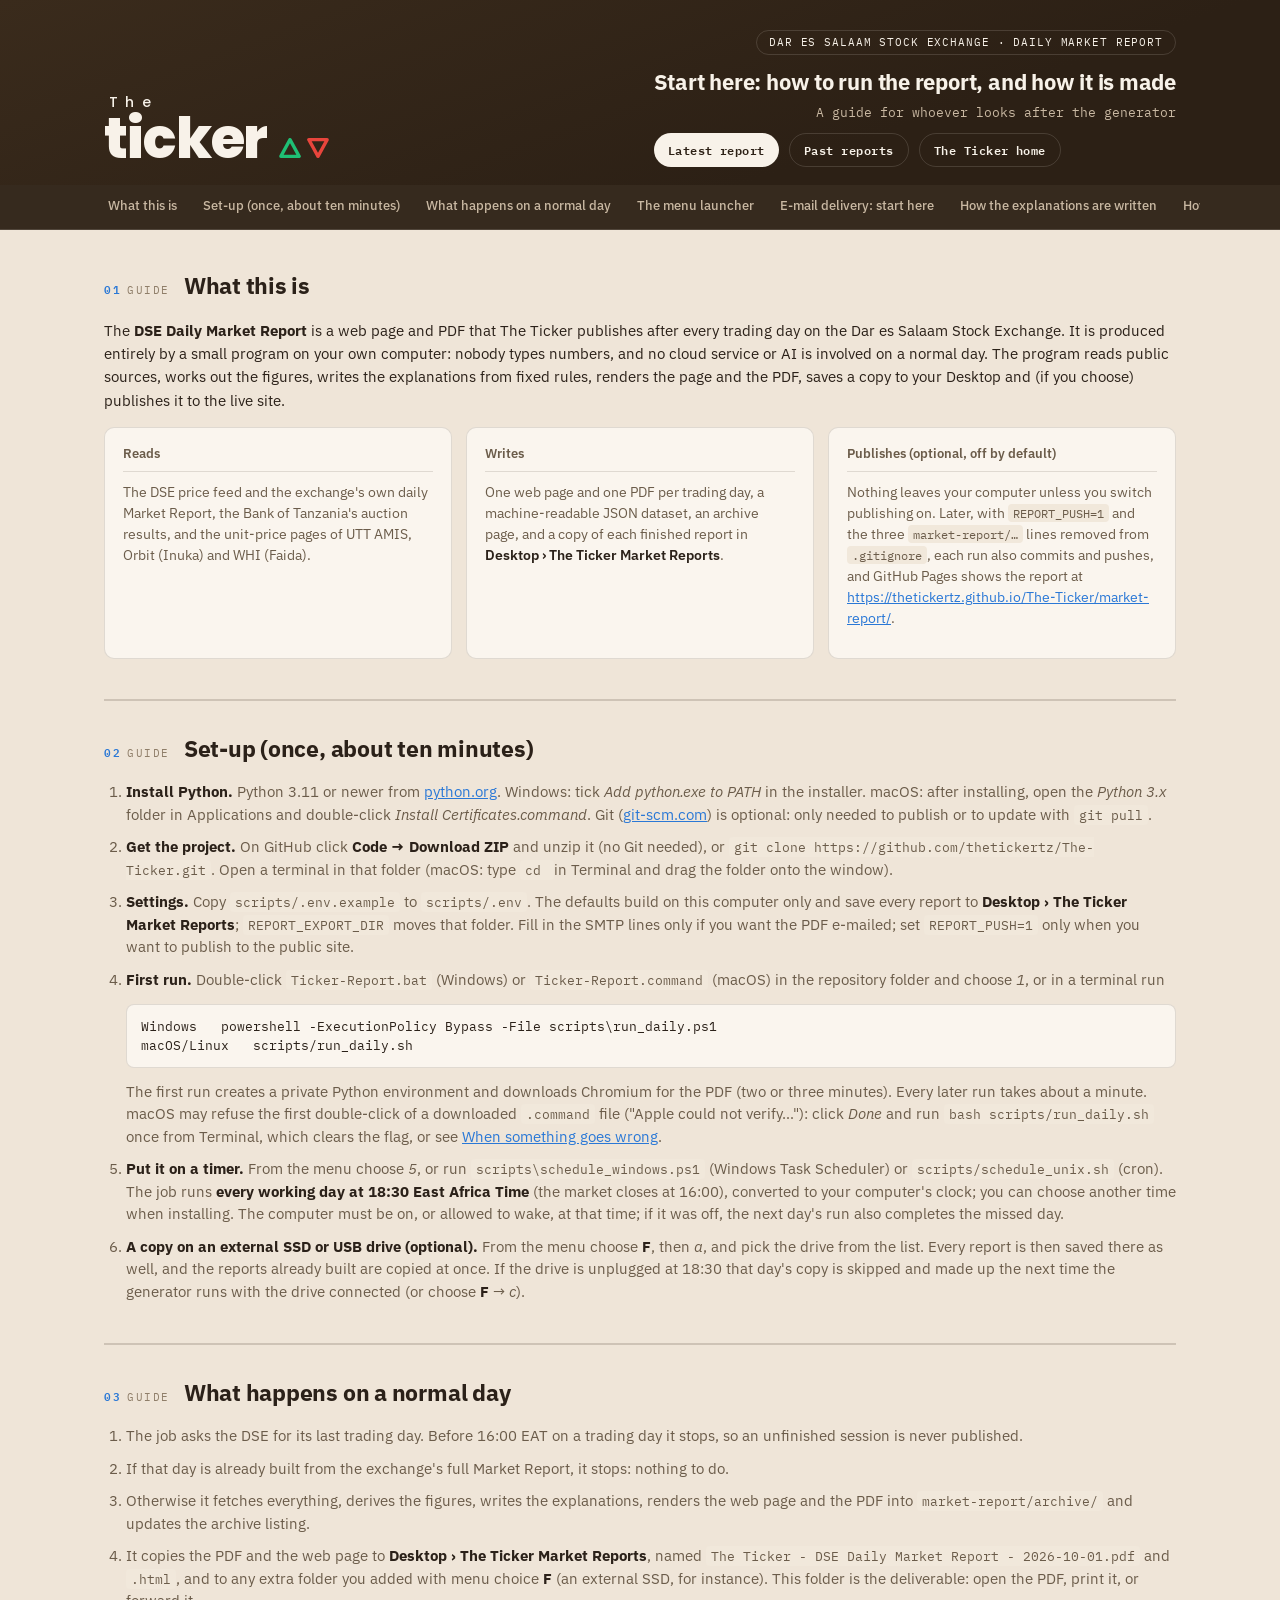
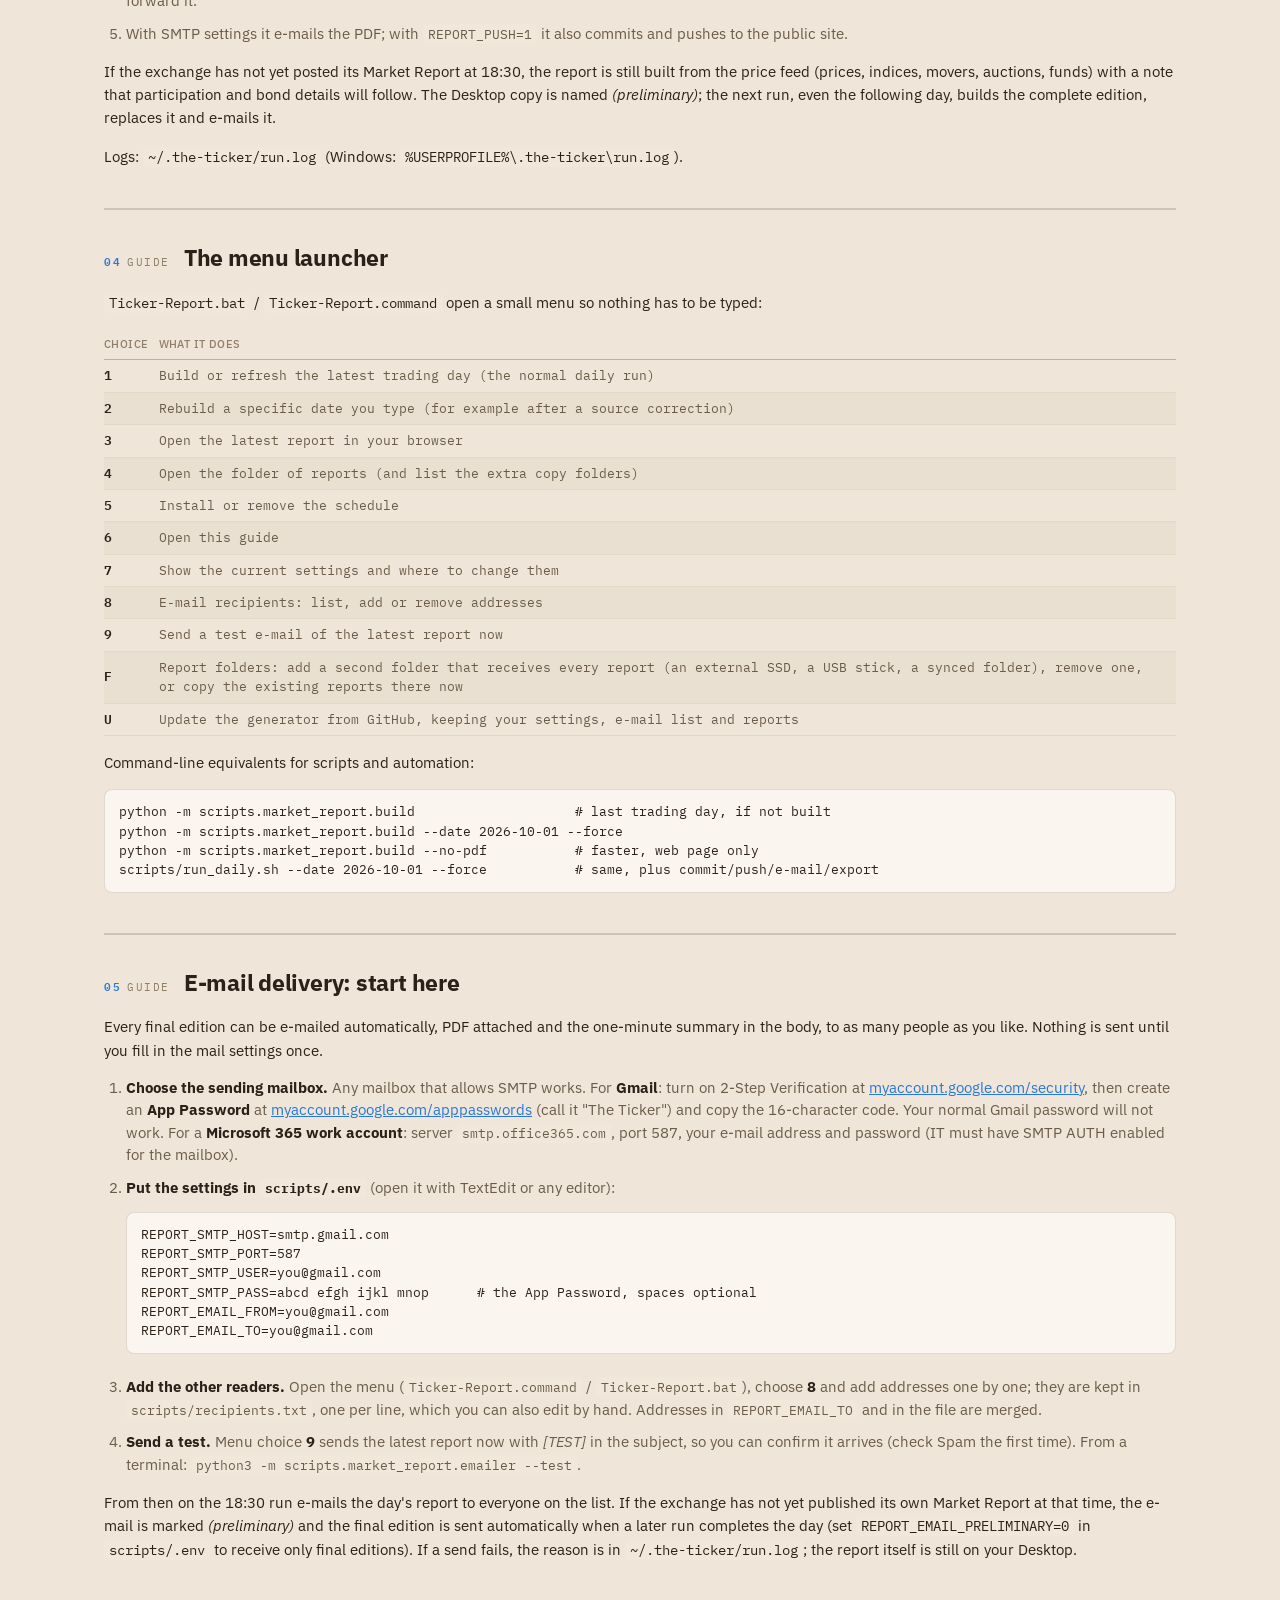
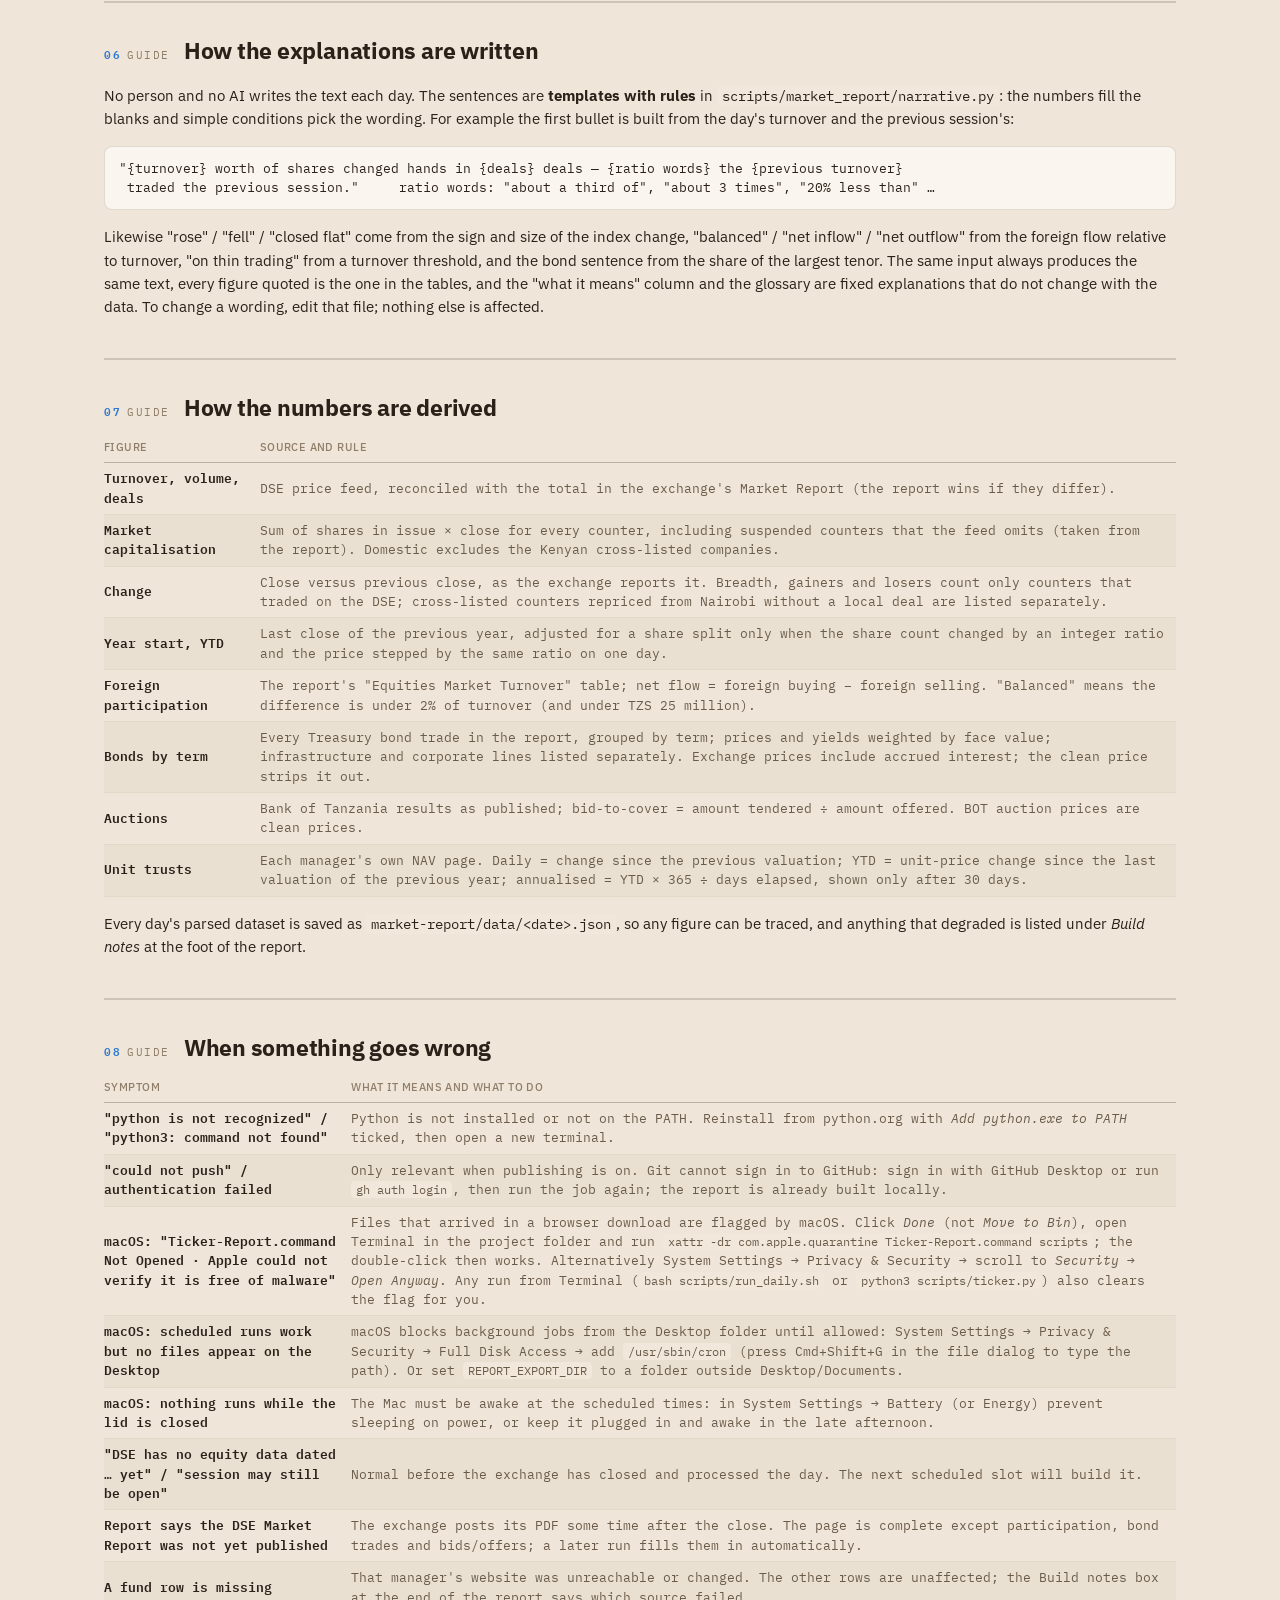
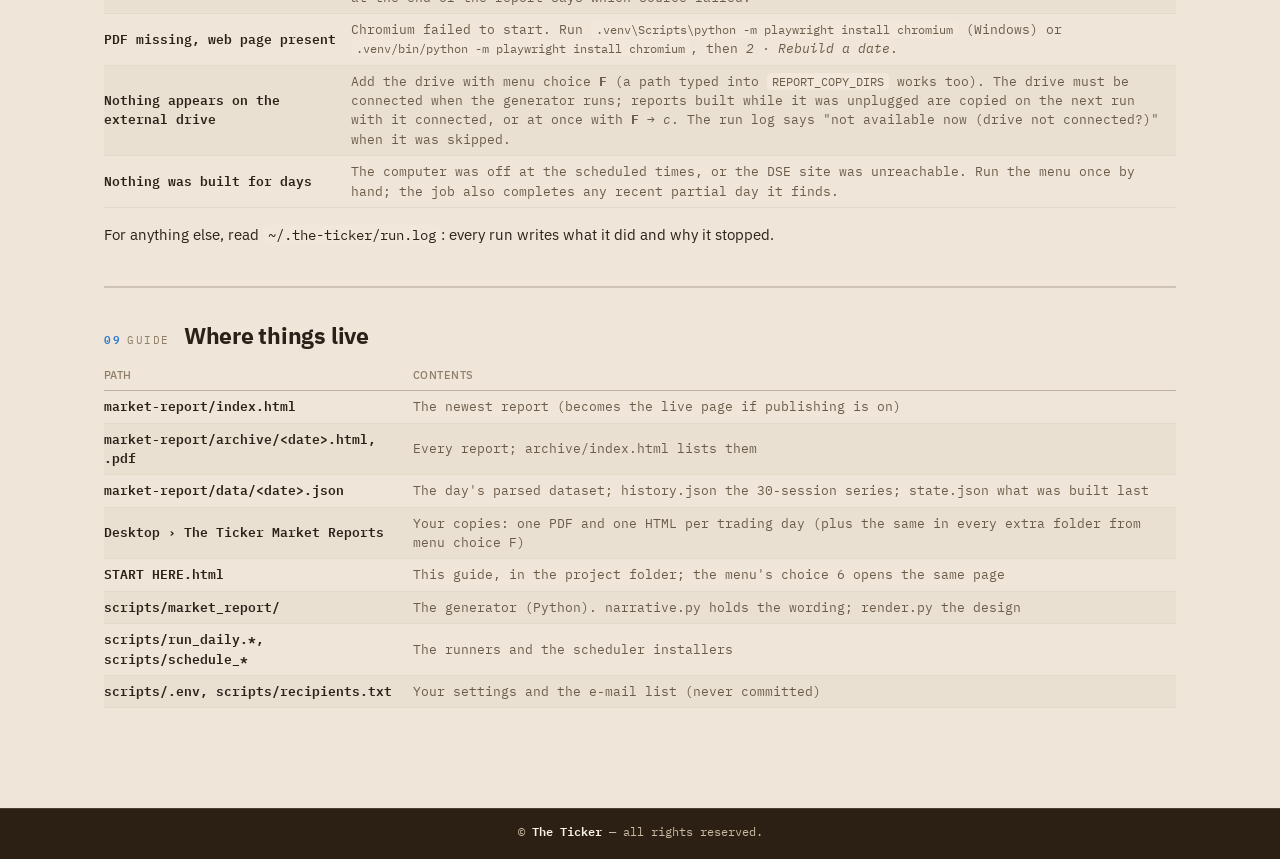
<file: START HERE.html>
<!doctype html><html lang="en"><head><meta charset="utf-8"><title>Start here · DSE Daily Market Report · The Ticker</title>
<meta name="viewport" content="width=device-width, initial-scale=1"><meta name="theme-color" content="#2c2015">
<link rel="preconnect" href="https://fonts.googleapis.com"><link rel="preconnect" href="https://fonts.gstatic.com" crossorigin>
<link rel="stylesheet" href="https://fonts.googleapis.com/css2?family=Poppins:wght@500;800&family=IBM+Plex+Sans:wght@400;500;600;700&family=IBM+Plex+Mono:wght@400;500;600&display=swap">
<style>
:root{
  --page:#efe5d8; --card:#faf5ee; --card2:#f1e8db; --card3:#e9ddcc;
  --ink:#2b2119; --ink2:#6b5c4a; --muted:#8f7e69;
  --grid:#e4d8c7; --border:rgba(59,42,28,.14); --border2:rgba(59,42,28,.28);
  --up:#0e7a4a; --down:#bc3327; --up-dim:rgba(14,122,74,.12); --down-dim:rgba(188,51,39,.12);
  --s1:#2a78d6; --s1-soft:#86b6ef; --s2:#eb6834; --neutral:#b9ab97; --band:rgba(59,42,28,.06);
  --mast:#2c2015; --mast2:#3a2b1c; --mast-ink:#f8f2e9; --mast-ink2:#c9b8a2; --mast-border:rgba(248,242,233,.14);
  --sans:"IBM Plex Sans",system-ui,-apple-system,"Segoe UI",sans-serif;
  --mono:"IBM Plex Mono",ui-monospace,SFMono-Regular,Menlo,monospace;
  --brand:"Poppins",var(--sans);
  --maxw:1120px; --r:10px;
}
*{box-sizing:border-box}
@media (prefers-reduced-motion:no-preference){ html{scroll-behavior:smooth} }
.sr-only{position:absolute; width:1px; height:1px; padding:0; margin:-1px; overflow:hidden; clip:rect(0,0,0,0); white-space:nowrap; border:0}
body{background:var(--page); color:var(--ink); font-family:var(--sans); font-size:15px; line-height:1.55; margin:0; -webkit-font-smoothing:antialiased}
a{color:var(--s1)}
.mast{background:linear-gradient(160deg,var(--mast2) 0%,var(--mast) 70%); color:var(--mast-ink)}
.mast-in{max-width:var(--maxw); margin:0 auto; padding:30px 24px 18px; display:flex; flex-wrap:wrap; align-items:flex-end; justify-content:space-between; gap:18px}
.wordmark{display:flex; flex-direction:column; line-height:1; text-decoration:none; color:inherit}
.wordmark .the{font-family:var(--brand); font-weight:500; font-size:14px; letter-spacing:.52em; margin:0 0 2px 5px}
.wordmark .tick{font-family:var(--brand); font-weight:800; font-size:56px; letter-spacing:-.02em; display:flex; align-items:baseline; gap:12px}
.wordmark .tris{display:inline-flex; gap:6px; align-items:baseline}
.wordmark svg{display:block}
.mast-meta{text-align:right; font-family:var(--mono); font-size:12.5px; color:var(--mast-ink2)}
.mast-meta .tag{display:inline-block; border:1px solid var(--mast-border); border-radius:999px; padding:3px 12px; margin-bottom:8px; color:var(--mast-ink); font-size:11px; letter-spacing:.08em}
.mast-meta h1{font-family:var(--sans); font-size:22px; font-weight:700; color:var(--mast-ink); margin:2px 0 4px; letter-spacing:-.01em}
.mast-meta .asof b{color:var(--mast-ink); font-weight:600}
.tape{border-top:1px solid var(--mast-border); background:#241a11; overflow:hidden}
.tape-track{display:flex; width:max-content; animation:tape 80s linear infinite}
.tape:hover .tape-track{animation-play-state:paused}
@keyframes tape{from{transform:translateX(0)}to{transform:translateX(-50%)}}
@media (prefers-reduced-motion:reduce){ .tape{overflow-x:auto} .tape-track{animation:none; width:auto} }
.tape-item{display:flex; align-items:center; gap:8px; padding:9px 20px; border-right:1px solid var(--mast-border); font-family:var(--mono); font-size:12.5px; white-space:nowrap}
.tape-item .tl{color:var(--mast-ink2); letter-spacing:.05em} .tape-item .tv{color:var(--mast-ink); font-weight:600}
.tri{width:0; height:0; display:inline-block}
.tri.up{border-left:5px solid transparent; border-right:5px solid transparent; border-bottom:8px solid var(--up)}
.tri.dn{border-left:5px solid transparent; border-right:5px solid transparent; border-top:8px solid var(--down)}
.tri.fl{width:8px; height:2px; background:var(--muted); border:0}
.tape .tri.up{border-bottom-color:#2fce85} .tape .tri.dn{border-top-color:#ff6b5e} .tape .tri.fl{background:var(--mast-ink2)}
.nav{position:sticky; top:0; z-index:40; background:rgba(44,32,21,.95); backdrop-filter:blur(10px); border-bottom:1px solid var(--mast-border)}
.nav-in{max-width:var(--maxw); margin:0 auto; padding:0 16px; display:flex; gap:2px; overflow-x:auto}
.nav a{color:var(--mast-ink2); text-decoration:none; font-size:13px; font-weight:500; padding:11px 12px; white-space:nowrap; border-bottom:2px solid transparent}
.nav a:hover{color:var(--mast-ink)} .nav a.tool{color:var(--mast-ink); font-weight:600}
main{max-width:var(--maxw); margin:0 auto; padding:10px 24px 50px}
main > section{border-top:2px solid rgba(59,42,28,.18); margin-top:40px; padding-top:30px; scroll-margin-top:56px}
main > section:first-of-type{border-top:0; margin-top:0; padding-top:28px}
.sec-head{display:flex; align-items:baseline; gap:14px; flex-wrap:wrap; margin-bottom:6px}
.sec-head h2{font-size:23px; font-weight:700; letter-spacing:-.01em; margin:0}
.sec-head .kicker{font-family:var(--mono); font-size:11px; letter-spacing:.14em; color:var(--muted); text-transform:uppercase}
.sec-head .kicker b{color:var(--s1); font-weight:600; margin-right:6px}
.sec-lede{color:var(--ink2); max-width:72ch; margin:0 0 18px}
.sec-lede b, .plain b, .bullets b{color:var(--ink); font-weight:600}
.grid{display:grid; gap:14px} .grid > *, .two > *, .pair > *{min-width:0}
.pair{display:grid; gap:14px}
.tape-wrap{position:relative} .tape-pause{position:absolute; right:8px; top:6px; z-index:2; font-family:var(--mono); font-size:11px; color:var(--mast-ink); background:rgba(36,26,17,.85); border:1px solid var(--mast-border); border-radius:999px; padding:3px 10px; cursor:pointer}
.tape.paused .tape-track{animation-play-state:paused}
.sharebars{display:grid; grid-template-columns:auto 1fr auto; gap:8px 12px; align-items:center; font-family:var(--mono); font-size:12.5px; margin-top:6px}
.sharebars .lb{font-weight:600; color:var(--ink)} .sharebars .bar{height:16px; border-radius:0 4px 4px 0; background:var(--s1-soft)} .sharebars .bar.top{background:var(--s1)} .sharebars .bar.other{background:var(--neutral)}
.sharebars .vl{color:var(--ink2); white-space:nowrap}
.grid.c4{grid-template-columns:repeat(4,1fr)} .grid.c3{grid-template-columns:repeat(3,1fr)} .grid.c2{grid-template-columns:repeat(2,1fr)}
.grid.c2w{grid-template-columns:1.15fr 1fr}
@media (max-width:900px){ .grid.c4{grid-template-columns:repeat(2,1fr)} .grid.c3{grid-template-columns:repeat(2,1fr)} .grid.c2w{grid-template-columns:1fr} }
@media (max-width:560px){ .grid.c4,.grid.c3,.grid.c2{grid-template-columns:1fr} .wordmark .tick{font-size:44px} .mast-meta{text-align:left} }
.card{background:var(--card); border:1px solid var(--border); border-radius:var(--r); padding:16px 18px}
.tile .lbl{font-size:12.5px; font-weight:600; color:var(--ink2); letter-spacing:.02em}
.tile .val{font-size:30px; font-weight:700; letter-spacing:-.01em; margin:4px 0 2px; display:flex; align-items:baseline; gap:10px; flex-wrap:wrap}
.tile .val .unit{font-size:14px; color:var(--muted); font-weight:500}
.tile .sub{font-size:12px; font-family:var(--mono); color:var(--muted)}
.tile .spark{margin-top:8px}
.delta{display:inline-flex; align-items:center; gap:5px; font-family:var(--mono); font-size:12px; font-weight:600; border-radius:999px; padding:2px 9px}
.delta.up{color:var(--up); background:var(--up-dim)} .delta.dn{color:var(--down); background:var(--down-dim)} .delta.fl{color:var(--ink2); background:var(--band)}
.plain{font-size:13.5px; color:var(--ink2); margin-top:10px; padding-top:10px; border-top:1px solid var(--border)}
.bullets{margin:0; padding-left:20px; color:var(--ink2); display:grid; gap:7px; font-size:14.5px}
.chart-card{background:var(--card); border:1px solid var(--border); border-radius:var(--r); padding:16px 18px 10px}
.chart-head{display:flex; justify-content:space-between; align-items:flex-start; gap:14px; flex-wrap:wrap}
.chart-head h3{font-size:15px; font-weight:600; margin:0} .chart-head .note{font-size:12.5px; color:var(--muted); margin:2px 0 0}
.legend{display:flex; gap:14px; font-size:12.5px; color:var(--ink2); align-items:center; flex-wrap:wrap}
.legend .li{display:inline-flex; align-items:center; gap:7px} .legend .key{width:14px; height:10px; border-radius:2px; display:inline-block}
.chart-host{margin-top:10px}
.empty{font-size:13px; color:var(--muted); padding:30px 0; text-align:center}
table.data{border-collapse:collapse; width:100%; font-family:var(--mono); font-size:12.5px; font-variant-numeric:tabular-nums}
table.data th{color:var(--muted); font-weight:500; text-align:right; padding:7px 10px 7px 0; border-bottom:1px solid var(--border2); letter-spacing:.04em; font-size:10.5px; text-transform:uppercase; font-family:var(--sans); white-space:nowrap}
table.data td{padding:6px 10px 6px 0; border-bottom:1px solid var(--grid); color:var(--ink2); text-align:right; white-space:nowrap}
table.data th:first-child, table.data td:first-child{text-align:left} table.data td:first-child{color:var(--ink); font-weight:600}
table.data th.l, table.data td.l{text-align:left; white-space:normal}
table.data tr.total td{border-top:1px solid var(--border2); font-weight:600; color:var(--ink)}
table.data tbody tr:nth-child(even) td{background:rgba(59,42,28,.028)}
table.data tbody tr:hover td{background:rgba(42,120,214,.07)}
.dbar{display:block; height:3px; border-radius:2px; background:var(--s1-soft); margin:3px 0 0 auto; min-width:4px}
.chart-host{position:relative}
@media (max-width:700px){ .chart-host.scroll{overflow-x:auto; -webkit-overflow-scrolling:touch} .chart-host.scroll svg{min-width:560px} }
.tip{position:absolute; pointer-events:none; background:#fffdf9; border:1px solid var(--border2); border-radius:8px; padding:8px 11px; font-size:12.5px; box-shadow:0 10px 28px rgba(59,42,28,.22); opacity:0; transition:opacity .12s; min-width:150px; max-width:240px; z-index:5}
@media (prefers-reduced-motion:reduce){ .tip{transition:none} }
.tip .tt{font-family:var(--mono); font-size:11px; color:var(--muted); margin-bottom:5px}
.tip .trow{display:flex; align-items:baseline; gap:8px} .tip .tkey{width:12px; height:3px; border-radius:2px; flex:none; align-self:center}
.tip .tval{font-family:var(--mono); font-weight:600; font-size:13.5px; color:var(--ink)} .tip .tname{color:var(--ink2); font-size:11.5px}
.tschart:focus-visible{outline:2px solid var(--s1); outline-offset:2px; border-radius:6px}
.chart-foot{font-size:11.5px; color:var(--muted); padding:6px 0 4px}
.mast-meta .issue{display:inline-block; font-family:var(--mono); font-size:11px; letter-spacing:.08em; color:var(--mast-ink2); margin-left:8px}
.cover{display:none}
table.data td.meaning{font-family:var(--sans); color:var(--ink2); font-size:12.5px; white-space:normal; min-width:200px}
.up{color:var(--up)} .dn{color:var(--down)} .fl{color:var(--muted)}
td.chg{font-weight:600}
.twrap{overflow-x:auto}
.two{display:grid; grid-template-columns:1fr 1fr; gap:14px}
@media (max-width:760px){ .two{grid-template-columns:1fr} }
.auction{display:grid; grid-template-columns:repeat(2,1fr); gap:10px; margin-top:12px}
.two.prose{margin-top:14px; gap:24px} .two.prose .sec-lede{margin:0; max-width:none}
.mgr{display:block; font-size:10.5px; color:var(--muted); font-weight:400}
.auction .ts{background:var(--card2); border:1px solid var(--border); border-radius:8px; padding:10px 12px}
.auction .ts .k{font-size:10.5px; color:var(--muted); text-transform:uppercase; letter-spacing:.06em}
.auction .ts .v{font-family:var(--mono); font-size:16px; font-weight:600; color:var(--ink); margin-top:3px}
.gloss{columns:2; column-gap:28px; margin-top:6px} @media (max-width:760px){ .gloss{columns:1} }
.gloss .g{break-inside:avoid; padding:10px 0; border-bottom:1px solid var(--border)}
.gloss dt{font-weight:600; font-size:13.5px} .gloss dd{margin:3px 0 0; font-size:12.5px; color:var(--ink2)}
footer{margin-top:50px; background:var(--mast); color:var(--mast-ink2)}
.foot-in{max-width:var(--maxw); margin:0 auto; padding:26px 24px 34px; display:grid; grid-template-columns:1.2fr 1fr; gap:28px; font-size:13px}
@media (max-width:760px){ .foot-in{grid-template-columns:1fr} }
footer h4{font-size:12px; text-transform:uppercase; letter-spacing:.1em; color:var(--mast-ink); margin:0 0 10px; opacity:.85}
footer a{color:var(--mast-ink2)} footer ul{margin:0; padding-left:18px} footer li{margin-bottom:5px}
.foot-bar{border-top:1px solid var(--mast-border); padding:14px 24px 18px; text-align:center; font-family:var(--mono); font-size:11.5px}
.foot-bar b{color:var(--mast-ink); font-weight:600}
.notes{font-size:12.5px; color:var(--ink2); background:var(--card2); border:1px dashed var(--border2); border-radius:8px; padding:10px 14px; margin-top:14px}
.disclaimer{font-size:12.5px; color:var(--ink2); border:1px dashed var(--border2); border-radius:8px; padding:12px 16px; margin-top:16px}
.actions{display:flex; gap:10px; flex-wrap:wrap; margin-top:10px}
.btn{display:inline-flex; align-items:center; gap:8px; font-family:var(--mono); font-size:12px; font-weight:600; letter-spacing:.04em; color:var(--mast); background:var(--mast-ink); border-radius:999px; padding:7px 14px; text-decoration:none}
.btn.ghost{background:transparent; color:var(--mast-ink); border:1px solid var(--mast-border)}
.foot-note{font-family:var(--mono); font-size:11.5px; opacity:.8; margin-top:12px}
@media print{
  @page{size:A4; margin:12mm 11mm 14mm}
  body{background:#fff; font-size:11.5px; line-height:1.4}
  .nav, .tape, .tape-wrap, .actions, .screen-only, .tip, .mast{display:none !important}
  .cover{display:flex; flex-direction:column; justify-content:space-between; min-height:252mm; break-after:page; background:linear-gradient(160deg,var(--mast2) 0%,var(--mast) 70%); color:var(--mast-ink); border-radius:8px; padding:26mm 18mm 16mm; -webkit-print-color-adjust:exact; print-color-adjust:exact}
  .cover .wordmark .the{font-size:16px} .cover .wordmark .tick{font-size:64px}
  .cover .ctag{font-family:var(--mono); font-size:11px; letter-spacing:.16em; color:var(--mast-ink2); margin-top:34px}
  .cover h1{font-size:34px; font-weight:700; margin:8px 0 4px; letter-spacing:-.01em; color:var(--mast-ink)}
  .cover .cdate{font-size:19px; color:var(--mast-ink2); margin:0 0 30px}
  .cover .heroes{display:grid; grid-template-columns:repeat(2,1fr); gap:12px}
  .cover .hero{border:1px solid var(--mast-border); border-radius:10px; padding:12px 14px}
  .cover .hero .k{font-family:var(--mono); font-size:10px; letter-spacing:.1em; color:var(--mast-ink2); text-transform:uppercase}
  .cover .hero .v{font-size:26px; font-weight:700; margin-top:4px; color:var(--mast-ink)} .cover .hero .d{font-family:var(--mono); font-size:11px; color:var(--mast-ink2); margin-top:2px}
  .cover .inside{margin-top:26px; font-size:12px; color:var(--mast-ink2); columns:2; column-gap:24px} .cover .inside b{color:var(--mast-ink); display:block; margin-bottom:6px; font-size:11px; letter-spacing:.12em}
  .cover .inside ol{margin:0; padding-left:18px} .cover .inside li{margin-bottom:3px}
  .cover .heroes .hero .v{color:var(--mast-ink)} .cover .tri{display:none}
  main{padding:0 0 4px; max-width:none} main > section{margin-top:16px; padding-top:12px; border-top-width:1px}
  .card, .chart-card, table.data, .auction, .gloss .g{-webkit-print-color-adjust:exact; print-color-adjust:exact}
  .sec-head, .sec-lede, h3{break-after:avoid} thead{display:table-header-group}
  .keep{break-inside:avoid}
  .keep::after{content:""; display:block; height:0}  /* Chromium drops the avoid when a grid is the wrapper's last child; an empty block after it restores it */
  footer{display:none !important}
  .card, .chart-card{padding:9px 11px} .chart-card{padding-bottom:6px} .chart-host{margin-top:6px}
  .tile .val{font-size:22px} .sec-head h2{font-size:17px} .bullets{font-size:11px; gap:5px; line-height:1.38}
  .tile .plain{display:none} .tile .spark svg{height:30px} .tile .sub{font-size:10.5px}
  table.data{font-size:9.5px} table.data td, table.data th{padding:2.5px 6px 2.5px 0}
  table.data td.meaning{font-size:9.5px}
  #equities table.data{font-size:8.3px} #equities table.data td, #equities table.data th{padding:2px 4px 2px 0}
  .twrap{overflow:visible}
  .grid{gap:8px} .two{gap:8px} .chart-foot{display:none}
  .grid.c2w{grid-template-columns:1.15fr 1fr} .two{grid-template-columns:1fr 1fr} .grid.c4{grid-template-columns:repeat(4,1fr)}
  .tape-pause{display:none}
  .card, .chart-card, .auction, tr, .ts{break-inside:avoid}
  .tile .val{font-size:19px} .tile .val .delta{font-size:10px}
  section.pb{break-before:page}
  .plain{font-size:10.5px} .sec-lede{font-size:11px; max-width:none}
  table.data.ind td.l:first-child{width:25%} table.data.ind td.meaning{width:45%; min-width:0}
  .auction{gap:6px} .auction .ts{padding:6px 8px} .auction .ts .v{font-size:12px} .auction .ts .k{font-size:9.5px}
  .auctions h3{margin-top:14px !important}
  .mgr{display:inline; margin-left:5px} .mgr::before{content:"· "}
  .dbar{height:2px; margin-top:1px}
  .two.prose{gap:16px; margin-top:10px} .two.prose .sec-lede{font-size:10.5px}
  .gloss{columns:3} .gloss dt{font-size:10.5px} .gloss dd{font-size:9.5px}
  a{text-decoration:none; color:inherit}
}

.steps{padding-left:22px; color:var(--ink2); display:grid; gap:10px; font-size:14.5px} .steps li b{color:var(--ink)}
pre{background:var(--card); border:1px solid var(--border); border-radius:8px; padding:12px 14px; font-family:var(--mono); font-size:12.5px; overflow-x:auto; color:var(--ink)}
code{font-family:var(--mono); font-size:.92em; background:var(--card2); border-radius:4px; padding:1px 5px}
.card .lbl{font-size:12.5px; font-weight:600; color:var(--ink2)} .card p.plain{margin-top:8px}
table.data td.l{color:var(--ink2); font-weight:400} table.data td:first-child.l{color:var(--ink); font-weight:600}
</style></head><body>
<header class="mast"><div class="mast-in"><a class="wordmark" href="https://thetickertz.github.io/The-Ticker/" aria-label="The Ticker"><span class="the">The</span><span class="tick">ticker<span class="tris" aria-hidden="true">
<svg width="22" height="20" viewBox="0 0 26 24"><path d="M13 2 L24 22 L2 22 Z" fill="none" stroke="#1fbf75" stroke-width="4" stroke-linejoin="round"/></svg>
<svg width="22" height="20" viewBox="0 0 26 24" style="align-self:flex-end"><path d="M13 22 L2 2 L24 2 Z" fill="none" stroke="#e8453c" stroke-width="4" stroke-linejoin="round"/></svg></span></span></a>
<div class="mast-meta"><div class="tag">DAR ES SALAAM STOCK EXCHANGE · DAILY MARKET REPORT</div><h1>Start here: how to run the report, and how it is made</h1>
<div class="asof">A guide for whoever looks after the generator</div>
<div class="actions"><a class="btn" href="market-report/index.html">Latest report</a><a class="btn ghost" href="market-report/archive/index.html">Past reports</a><a class="btn ghost" href="https://thetickertz.github.io/The-Ticker/">The Ticker home</a></div></div></div></header>
<nav class="nav" aria-label="Sections"><div class="nav-in"><a href="#what">What this is</a><a href="#setup">Set-up (once, about ten minutes)</a><a href="#daily">What happens on a normal day</a><a href="#menu">The menu launcher</a><a href="#email">E-mail delivery: start here</a><a href="#explanations">How the explanations are written</a><a href="#numbers">How the numbers are derived</a><a href="#trouble">When something goes wrong</a><a href="#files">Where things live</a></div></nav>
<main><section id="what"><div class="sec-head"><span class="kicker"><b>01</b>Guide</span><h2>What this is</h2></div>
<p>The <b>DSE Daily Market Report</b> is a web page and PDF that The Ticker publishes after every trading day on the
Dar es Salaam Stock Exchange. It is produced entirely by a small program on your own computer: nobody types numbers,
and no cloud service or AI is involved on a normal day. The program reads public sources, works out the figures, writes the
explanations from fixed rules, renders the page and the PDF, saves a copy to your Desktop and (if you choose) publishes it
to the live site.</p>
<div class="grid c3">
  <div class="card"><div class="lbl">Reads</div><p class="plain">The DSE price feed and the exchange's own daily Market Report, the Bank of Tanzania's auction results, and the unit-price pages of UTT AMIS, Orbit (Inuka) and WHI (Faida).</p></div>
  <div class="card"><div class="lbl">Writes</div><p class="plain">One web page and one PDF per trading day, a machine-readable JSON dataset, an archive page, and a copy of each finished report in <b>Desktop › The Ticker Market Reports</b>.</p></div>
  <div class="card"><div class="lbl">Publishes (optional, off by default)</div><p class="plain">Nothing leaves your computer unless you switch publishing on. Later, with <code>REPORT_PUSH=1</code> and the three <code>market-report/…</code> lines removed from <code>.gitignore</code>, each run also commits and pushes, and GitHub Pages shows the report at <a href="https://thetickertz.github.io/The-Ticker/market-report/">https://thetickertz.github.io/The-Ticker/market-report/</a>.</p></div>
</div></section><section id="setup"><div class="sec-head"><span class="kicker"><b>02</b>Guide</span><h2>Set-up (once, about ten minutes)</h2></div>
<ol class="steps">
  <li><b>Install Python.</b> Python 3.11 or newer from <a href="https://www.python.org/downloads/">python.org</a>. Windows: tick <i>Add python.exe to PATH</i> in the installer. macOS: after installing, open the <i>Python 3.x</i> folder in Applications and double-click <i>Install Certificates.command</i>. Git (<a href="https://git-scm.com/downloads">git-scm.com</a>) is optional: only needed to publish or to update with <code>git pull</code>.</li>
  <li><b>Get the project.</b> On GitHub click <b>Code → Download ZIP</b> and unzip it (no Git needed), or <code>git clone https://github.com/thetickertz/The-Ticker.git</code>. Open a terminal in that folder (macOS: type <code>cd </code> in Terminal and drag the folder onto the window).</li>
  <li><b>Settings.</b> Copy <code>scripts/.env.example</code> to <code>scripts/.env</code>. The defaults build on this computer only and save every report to <b>Desktop › The Ticker Market Reports</b>; <code>REPORT_EXPORT_DIR</code> moves that folder. Fill in the SMTP lines only if you want the PDF e-mailed; set <code>REPORT_PUSH=1</code> only when you want to publish to the public site.</li>
  <li><b>First run.</b> Double-click <code>Ticker-Report.bat</code> (Windows) or <code>Ticker-Report.command</code> (macOS) in the repository folder and choose <i>1</i>, or in a terminal run
    <pre>Windows   powershell -ExecutionPolicy Bypass -File scripts\run_daily.ps1
macOS/Linux   scripts/run_daily.sh</pre>
    The first run creates a private Python environment and downloads Chromium for the PDF (two or three minutes). Every later run takes about a minute. macOS may refuse the first double-click of a downloaded <code>.command</code> file ("Apple could not verify…"): click <i>Done</i> and run <code>bash scripts/run_daily.sh</code> once from Terminal, which clears the flag, or see <a href="#trouble">When something goes wrong</a>.</li>
  <li><b>Put it on a timer.</b> From the menu choose <i>5</i>, or run <code>scripts\schedule_windows.ps1</code> (Windows Task Scheduler) or <code>scripts/schedule_unix.sh</code> (cron). The job runs <b>every working day at 18:30 East Africa Time</b> (the market closes at 16:00), converted to your computer's clock; you can choose another time when installing. The computer must be on, or allowed to wake, at that time; if it was off, the next day's run also completes the missed day.</li>
  <li><b>A copy on an external SSD or USB drive (optional).</b> From the menu choose <b>F</b>, then <i>a</i>, and pick the drive from the list. Every report is then saved there as well, and the reports already built are copied at once. If the drive is unplugged at 18:30 that day's copy is skipped and made up the next time the generator runs with the drive connected (or choose <b>F</b> → <i>c</i>).</li>
</ol></section><section id="daily"><div class="sec-head"><span class="kicker"><b>03</b>Guide</span><h2>What happens on a normal day</h2></div>
<ol class="steps">
  <li>The job asks the DSE for its last trading day. Before 16:00 EAT on a trading day it stops, so an unfinished session is never published.</li>
  <li>If that day is already built from the exchange's full Market Report, it stops: nothing to do.</li>
  <li>Otherwise it fetches everything, derives the figures, writes the explanations, renders the web page and the PDF into <code>market-report/archive/</code> and updates the archive listing.</li>
  <li>It copies the PDF and the web page to <b>Desktop › The Ticker Market Reports</b>, named <code>The Ticker - DSE Daily Market Report - 2026-10-01.pdf</code> and <code>.html</code>, and to any extra folder you added with menu choice <b>F</b> (an external SSD, for instance). This folder is the deliverable: open the PDF, print it, or forward it.</li>
  <li>With SMTP settings it e-mails the PDF; with <code>REPORT_PUSH=1</code> it also commits and pushes to the public site.</li>
</ol>
<p>If the exchange has not yet posted its Market Report at 18:30, the report is still built from the price feed (prices, indices, movers, auctions, funds) with a note that participation and bond details will follow. The Desktop copy is named <i>(preliminary)</i>; the next run, even the following day, builds the complete edition, replaces it and e-mails it.</p>
<p>Logs: <code>~/.the-ticker/run.log</code> (Windows: <code>%USERPROFILE%\.the-ticker\run.log</code>).</p></section><section id="menu"><div class="sec-head"><span class="kicker"><b>04</b>Guide</span><h2>The menu launcher</h2></div>
<p><code>Ticker-Report.bat</code> / <code>Ticker-Report.command</code> open a small menu so nothing has to be typed:</p>
<table class="data"><thead><tr><th class="l">Choice</th><th class="l">What it does</th></tr></thead><tbody>
<tr><td>1</td><td class="l">Build or refresh the latest trading day (the normal daily run)</td></tr>
<tr><td>2</td><td class="l">Rebuild a specific date you type (for example after a source correction)</td></tr>
<tr><td>3</td><td class="l">Open the latest report in your browser</td></tr>
<tr><td>4</td><td class="l">Open the folder of reports (and list the extra copy folders)</td></tr>
<tr><td>5</td><td class="l">Install or remove the schedule</td></tr>
<tr><td>6</td><td class="l">Open this guide</td></tr>
<tr><td>7</td><td class="l">Show the current settings and where to change them</td></tr>
<tr><td>8</td><td class="l">E-mail recipients: list, add or remove addresses</td></tr>
<tr><td>9</td><td class="l">Send a test e-mail of the latest report now</td></tr>
<tr><td>F</td><td class="l">Report folders: add a second folder that receives every report (an external SSD, a USB stick, a synced folder), remove one, or copy the existing reports there now</td></tr>
<tr><td>U</td><td class="l">Update the generator from GitHub, keeping your settings, e-mail list and reports</td></tr>
</tbody></table>
<p>Command-line equivalents for scripts and automation:</p>
<pre>python -m scripts.market_report.build                    # last trading day, if not built
python -m scripts.market_report.build --date 2026-10-01 --force
python -m scripts.market_report.build --no-pdf           # faster, web page only
scripts/run_daily.sh --date 2026-10-01 --force           # same, plus commit/push/e-mail/export</pre></section><section id="email"><div class="sec-head"><span class="kicker"><b>05</b>Guide</span><h2>E-mail delivery: start here</h2></div>
<p>Every final edition can be e-mailed automatically, PDF attached and the one-minute summary in the body, to as many people as you like. Nothing is sent until you fill in the mail settings once.</p>
<ol class="steps">
  <li><b>Choose the sending mailbox.</b> Any mailbox that allows SMTP works. For <b>Gmail</b>: turn on 2-Step Verification at <a href="https://myaccount.google.com/security">myaccount.google.com/security</a>, then create an <b>App Password</b> at <a href="https://myaccount.google.com/apppasswords">myaccount.google.com/apppasswords</a> (call it "The Ticker") and copy the 16-character code. Your normal Gmail password will not work. For a <b>Microsoft 365 work account</b>: server <code>smtp.office365.com</code>, port 587, your e-mail address and password (IT must have SMTP AUTH enabled for the mailbox).</li>
  <li><b>Put the settings in <code>scripts/.env</code></b> (open it with TextEdit or any editor):
<pre>REPORT_SMTP_HOST=smtp.gmail.com
REPORT_SMTP_PORT=587
REPORT_SMTP_USER=you@gmail.com
REPORT_SMTP_PASS=abcd efgh ijkl mnop      # the App Password, spaces optional
REPORT_EMAIL_FROM=you@gmail.com
REPORT_EMAIL_TO=you@gmail.com</pre></li>
  <li><b>Add the other readers.</b> Open the menu (<code>Ticker-Report.command</code> / <code>Ticker-Report.bat</code>), choose <b>8</b> and add addresses one by one; they are kept in <code>scripts/recipients.txt</code>, one per line, which you can also edit by hand. Addresses in <code>REPORT_EMAIL_TO</code> and in the file are merged.</li>
  <li><b>Send a test.</b> Menu choice <b>9</b> sends the latest report now with <i>[TEST]</i> in the subject, so you can confirm it arrives (check Spam the first time). From a terminal: <code>python3 -m scripts.market_report.emailer --test</code>.</li>
</ol>
<p>From then on the 18:30 run e-mails the day's report to everyone on the list. If the exchange has not yet published its own Market Report at that time, the e-mail is marked <i>(preliminary)</i> and the final edition is sent automatically when a later run completes the day (set <code>REPORT_EMAIL_PRELIMINARY=0</code> in <code>scripts/.env</code> to receive only final editions). If a send fails, the reason is in <code>~/.the-ticker/run.log</code>; the report itself is still on your Desktop.</p></section><section id="explanations"><div class="sec-head"><span class="kicker"><b>06</b>Guide</span><h2>How the explanations are written</h2></div>
<p>No person and no AI writes the text each day. The sentences are <b>templates with rules</b> in <code>scripts/market_report/narrative.py</code>: the numbers fill the blanks and simple conditions pick the wording. For example the first bullet is built from the day's turnover and the previous session's:</p>
<pre>"{turnover} worth of shares changed hands in {deals} deals — {ratio words} the {previous turnover}
 traded the previous session."     ratio words: "about a third of", "about 3 times", "20% less than" …</pre>
<p>Likewise "rose" / "fell" / "closed flat" come from the sign and size of the index change, "balanced" / "net inflow" / "net outflow" from the foreign flow relative to turnover, "on thin trading" from a turnover threshold, and the bond sentence from the share of the largest tenor. The same input always produces the same text, every figure quoted is the one in the tables, and the "what it means" column and the glossary are fixed explanations that do not change with the data. To change a wording, edit that file; nothing else is affected.</p></section><section id="numbers"><div class="sec-head"><span class="kicker"><b>07</b>Guide</span><h2>How the numbers are derived</h2></div>
<table class="data"><thead><tr><th class="l">Figure</th><th class="l">Source and rule</th></tr></thead><tbody>
<tr><td class="l">Turnover, volume, deals</td><td class="l">DSE price feed, reconciled with the total in the exchange's Market Report (the report wins if they differ).</td></tr>
<tr><td class="l">Market capitalisation</td><td class="l">Sum of shares in issue × close for every counter, including suspended counters that the feed omits (taken from the report). Domestic excludes the Kenyan cross-listed companies.</td></tr>
<tr><td class="l">Change</td><td class="l">Close versus previous close, as the exchange reports it. Breadth, gainers and losers count only counters that traded on the DSE; cross-listed counters repriced from Nairobi without a local deal are listed separately.</td></tr>
<tr><td class="l">Year start, YTD</td><td class="l">Last close of the previous year, adjusted for a share split only when the share count changed by an integer ratio and the price stepped by the same ratio on one day.</td></tr>
<tr><td class="l">Foreign participation</td><td class="l">The report's "Equities Market Turnover" table; net flow = foreign buying − foreign selling. "Balanced" means the difference is under 2% of turnover (and under TZS 25 million).</td></tr>
<tr><td class="l">Bonds by term</td><td class="l">Every Treasury bond trade in the report, grouped by term; prices and yields weighted by face value; infrastructure and corporate lines listed separately. Exchange prices include accrued interest; the clean price strips it out.</td></tr>
<tr><td class="l">Auctions</td><td class="l">Bank of Tanzania results as published; bid-to-cover = amount tendered ÷ amount offered. BOT auction prices are clean prices.</td></tr>
<tr><td class="l">Unit trusts</td><td class="l">Each manager's own NAV page. Daily = change since the previous valuation; YTD = unit-price change since the last valuation of the previous year; annualised = YTD × 365 ÷ days elapsed, shown only after 30 days.</td></tr>
</tbody></table>
<p>Every day's parsed dataset is saved as <code>market-report/data/&lt;date&gt;.json</code>, so any figure can be traced, and anything that degraded is listed under <i>Build notes</i> at the foot of the report.</p></section><section id="trouble"><div class="sec-head"><span class="kicker"><b>08</b>Guide</span><h2>When something goes wrong</h2></div>
<table class="data"><thead><tr><th class="l">Symptom</th><th class="l">What it means and what to do</th></tr></thead><tbody>
<tr><td class="l">"python is not recognized" / "python3: command not found"</td><td class="l">Python is not installed or not on the PATH. Reinstall from python.org with <i>Add python.exe to PATH</i> ticked, then open a new terminal.</td></tr>
<tr><td class="l">"could not push" / authentication failed</td><td class="l">Only relevant when publishing is on. Git cannot sign in to GitHub: sign in with GitHub Desktop or run <code>gh auth login</code>, then run the job again; the report is already built locally.</td></tr>
<tr><td class="l">macOS: "Ticker-Report.command Not Opened · Apple could not verify it is free of malware"</td><td class="l">Files that arrived in a browser download are flagged by macOS. Click <i>Done</i> (not <i>Move to Bin</i>), open Terminal in the project folder and run <code>xattr -dr com.apple.quarantine Ticker-Report.command scripts</code>; the double-click then works. Alternatively System Settings → Privacy &amp; Security → scroll to <i>Security</i> → <i>Open Anyway</i>. Any run from Terminal (<code>bash scripts/run_daily.sh</code> or <code>python3 scripts/ticker.py</code>) also clears the flag for you.</td></tr>
<tr><td class="l">macOS: scheduled runs work but no files appear on the Desktop</td><td class="l">macOS blocks background jobs from the Desktop folder until allowed: System Settings → Privacy &amp; Security → Full Disk Access → add <code>/usr/sbin/cron</code> (press Cmd+Shift+G in the file dialog to type the path). Or set <code>REPORT_EXPORT_DIR</code> to a folder outside Desktop/Documents.</td></tr>
<tr><td class="l">macOS: nothing runs while the lid is closed</td><td class="l">The Mac must be awake at the scheduled times: in System Settings → Battery (or Energy) prevent sleeping on power, or keep it plugged in and awake in the late afternoon.</td></tr>
<tr><td class="l">"DSE has no equity data dated … yet" / "session may still be open"</td><td class="l">Normal before the exchange has closed and processed the day. The next scheduled slot will build it.</td></tr>
<tr><td class="l">Report says the DSE Market Report was not yet published</td><td class="l">The exchange posts its PDF some time after the close. The page is complete except participation, bond trades and bids/offers; a later run fills them in automatically.</td></tr>
<tr><td class="l">A fund row is missing</td><td class="l">That manager's website was unreachable or changed. The other rows are unaffected; the Build notes box at the end of the report says which source failed.</td></tr>
<tr><td class="l">PDF missing, web page present</td><td class="l">Chromium failed to start. Run <code>.venv\Scripts\python -m playwright install chromium</code> (Windows) or <code>.venv/bin/python -m playwright install chromium</code>, then <i>2 · Rebuild a date</i>.</td></tr>
<tr><td class="l">Nothing appears on the external drive</td><td class="l">Add the drive with menu choice <b>F</b> (a path typed into <code>REPORT_COPY_DIRS</code> works too). The drive must be connected when the generator runs; reports built while it was unplugged are copied on the next run with it connected, or at once with <b>F</b> → <i>c</i>. The run log says "not available now (drive not connected?)" when it was skipped.</td></tr>
<tr><td class="l">Nothing was built for days</td><td class="l">The computer was off at the scheduled times, or the DSE site was unreachable. Run the menu once by hand; the job also completes any recent partial day it finds.</td></tr>
</tbody></table>
<p>For anything else, read <code>~/.the-ticker/run.log</code>: every run writes what it did and why it stopped.</p></section><section id="files"><div class="sec-head"><span class="kicker"><b>09</b>Guide</span><h2>Where things live</h2></div>
<table class="data"><thead><tr><th class="l">Path</th><th class="l">Contents</th></tr></thead><tbody>
<tr><td class="l">market-report/index.html</td><td class="l">The newest report (becomes the live page if publishing is on)</td></tr>
<tr><td class="l">market-report/archive/&lt;date&gt;.html, .pdf</td><td class="l">Every report; archive/index.html lists them</td></tr>
<tr><td class="l">market-report/data/&lt;date&gt;.json</td><td class="l">The day's parsed dataset; history.json the 30-session series; state.json what was built last</td></tr>
<tr><td class="l">Desktop › The Ticker Market Reports</td><td class="l">Your copies: one PDF and one HTML per trading day (plus the same in every extra folder from menu choice F)</td></tr>
<tr><td class="l">START HERE.html</td><td class="l">This guide, in the project folder; the menu's choice 6 opens the same page</td></tr>
<tr><td class="l">scripts/market_report/</td><td class="l">The generator (Python). narrative.py holds the wording; render.py the design</td></tr>
<tr><td class="l">scripts/run_daily.*, scripts/schedule_*</td><td class="l">The runners and the scheduler installers</td></tr>
<tr><td class="l">scripts/.env, scripts/recipients.txt</td><td class="l">Your settings and the e-mail list (never committed)</td></tr>
</tbody></table></section></main>
<footer><div class="foot-bar">© <b>The Ticker</b> — all rights reserved.</div></footer></body></html>
</file>
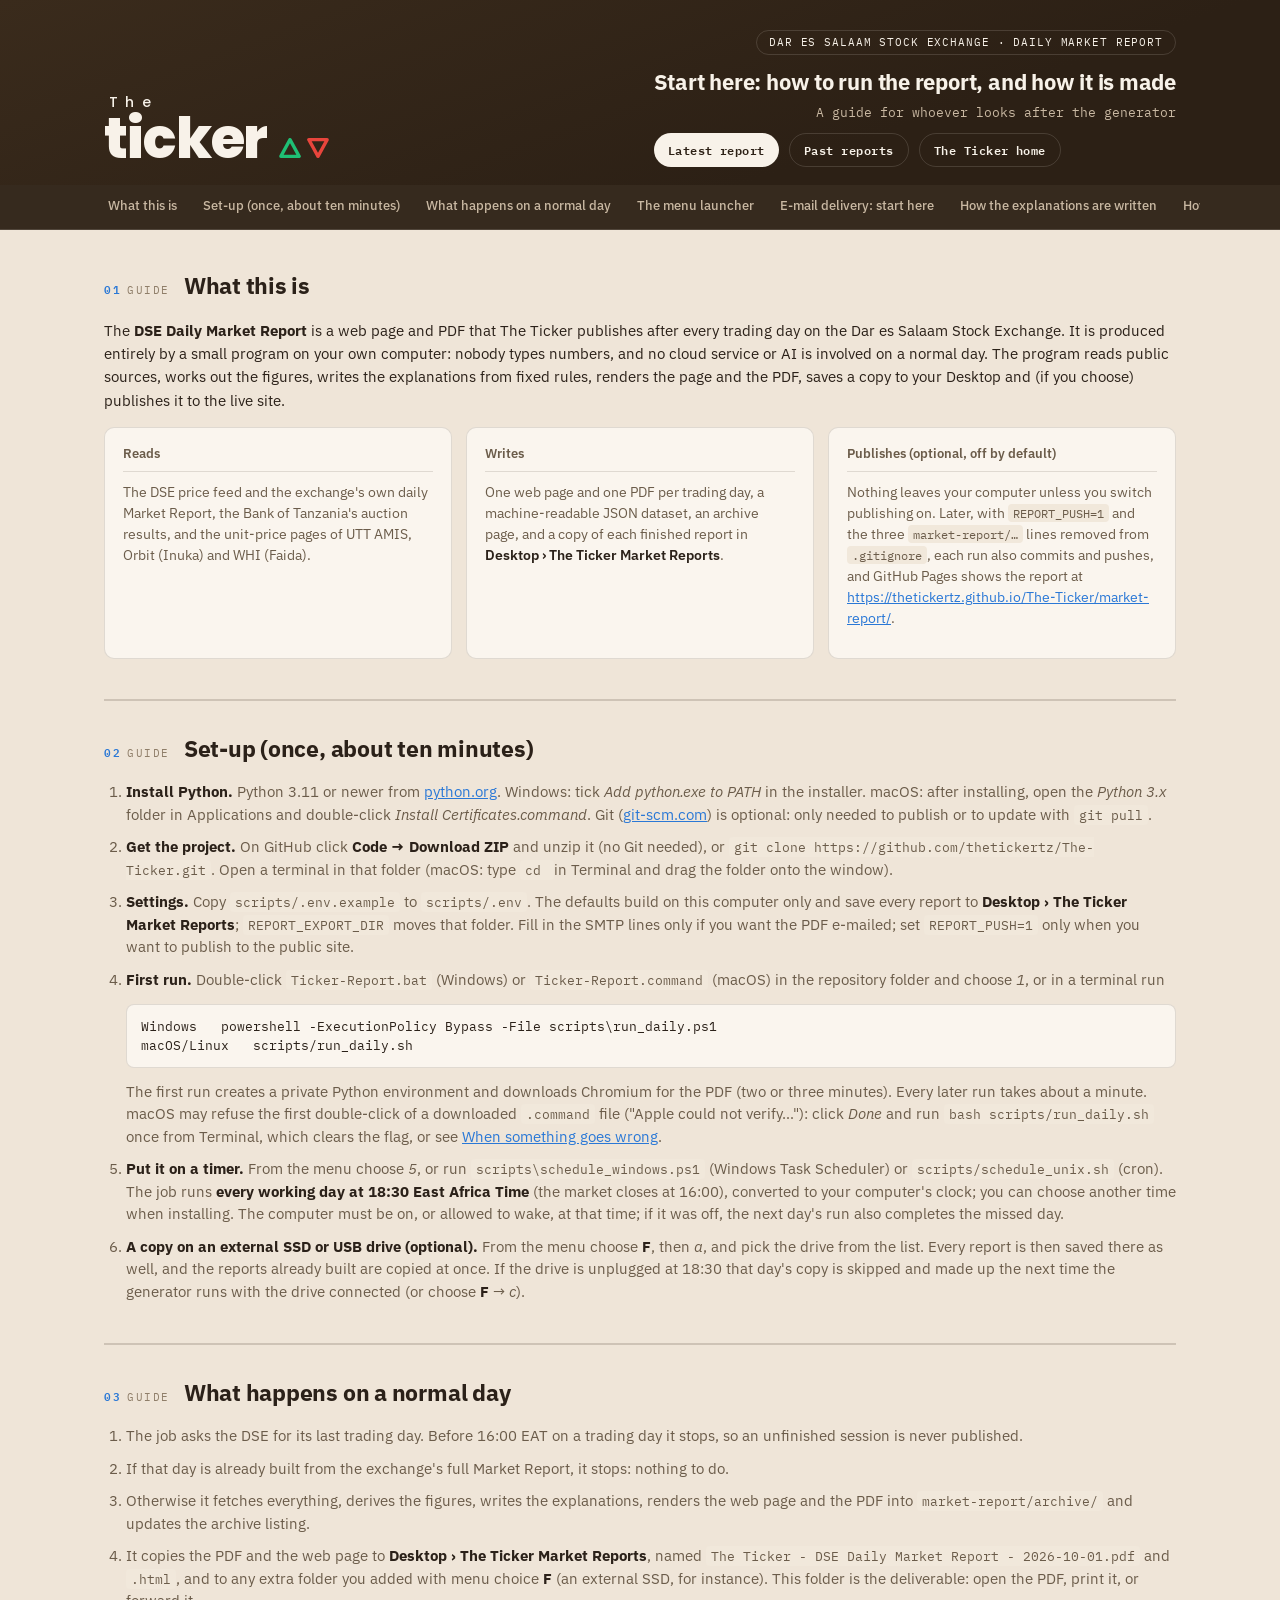
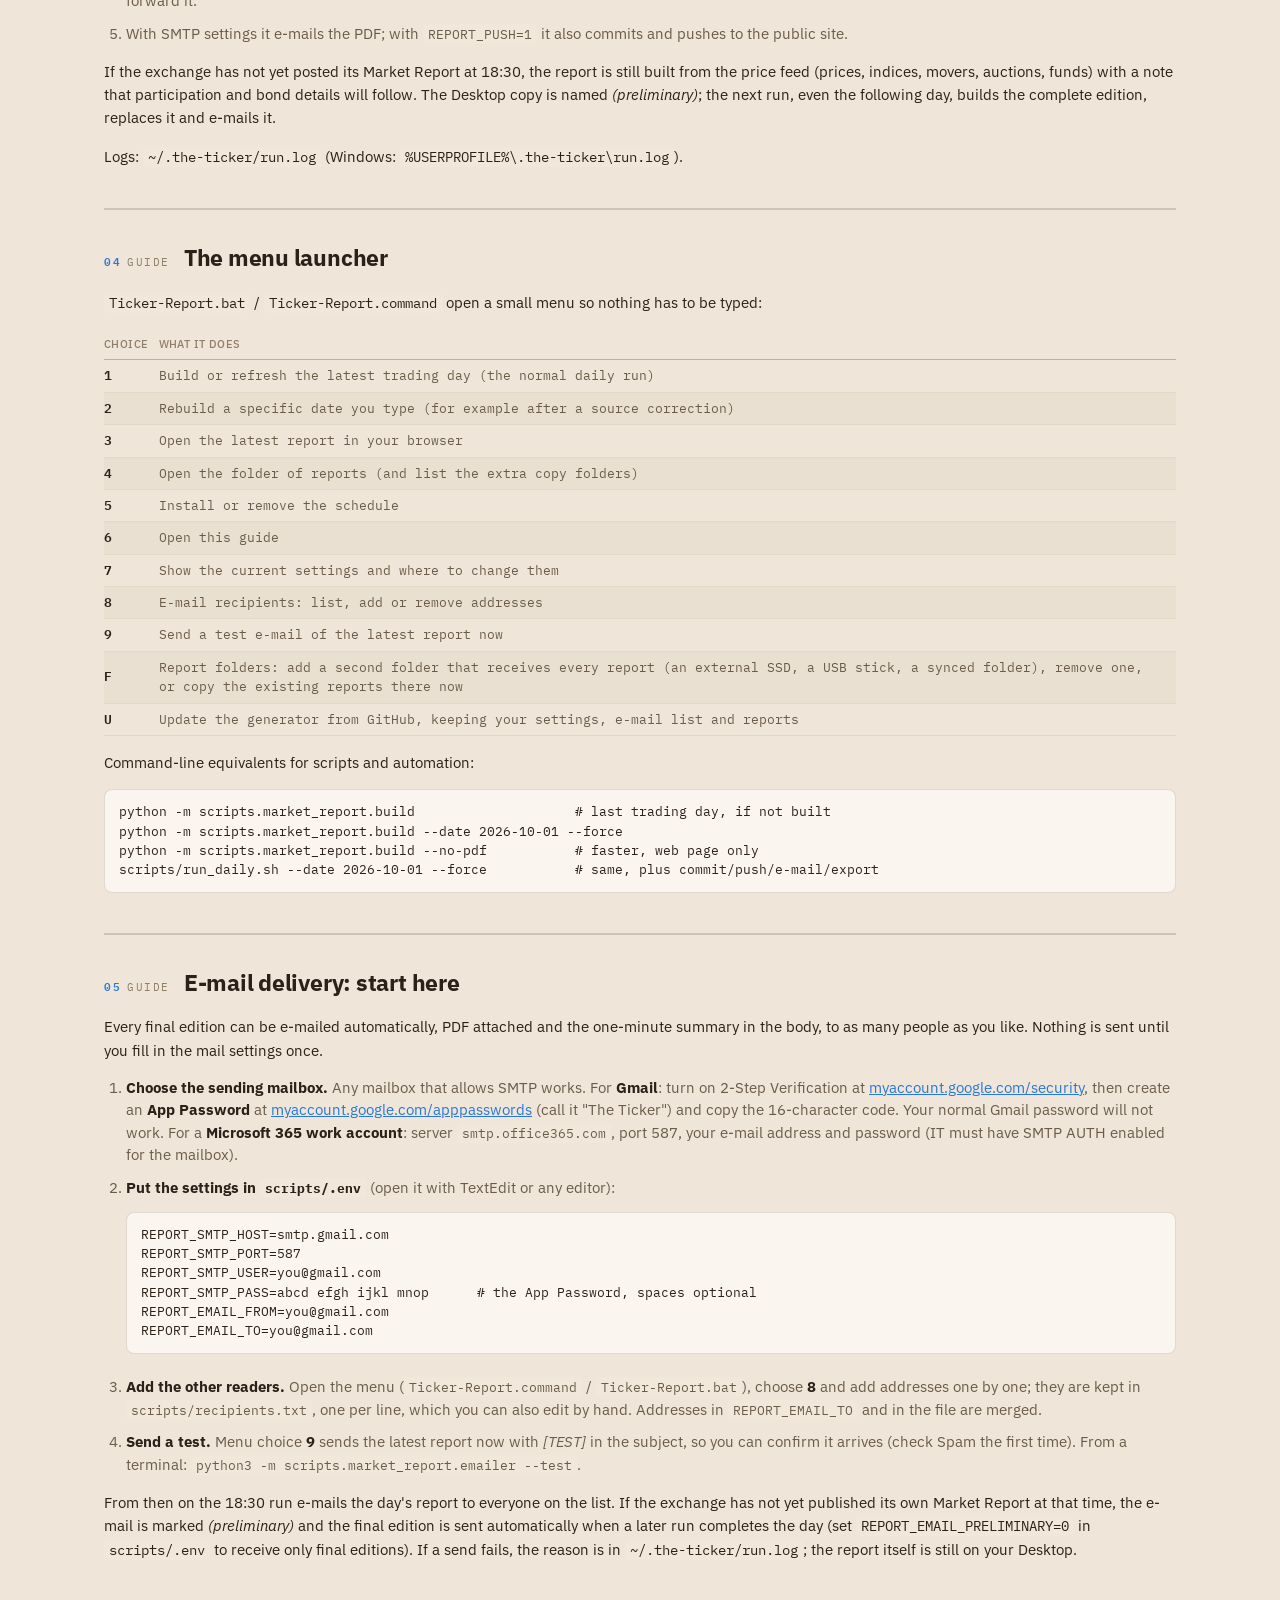
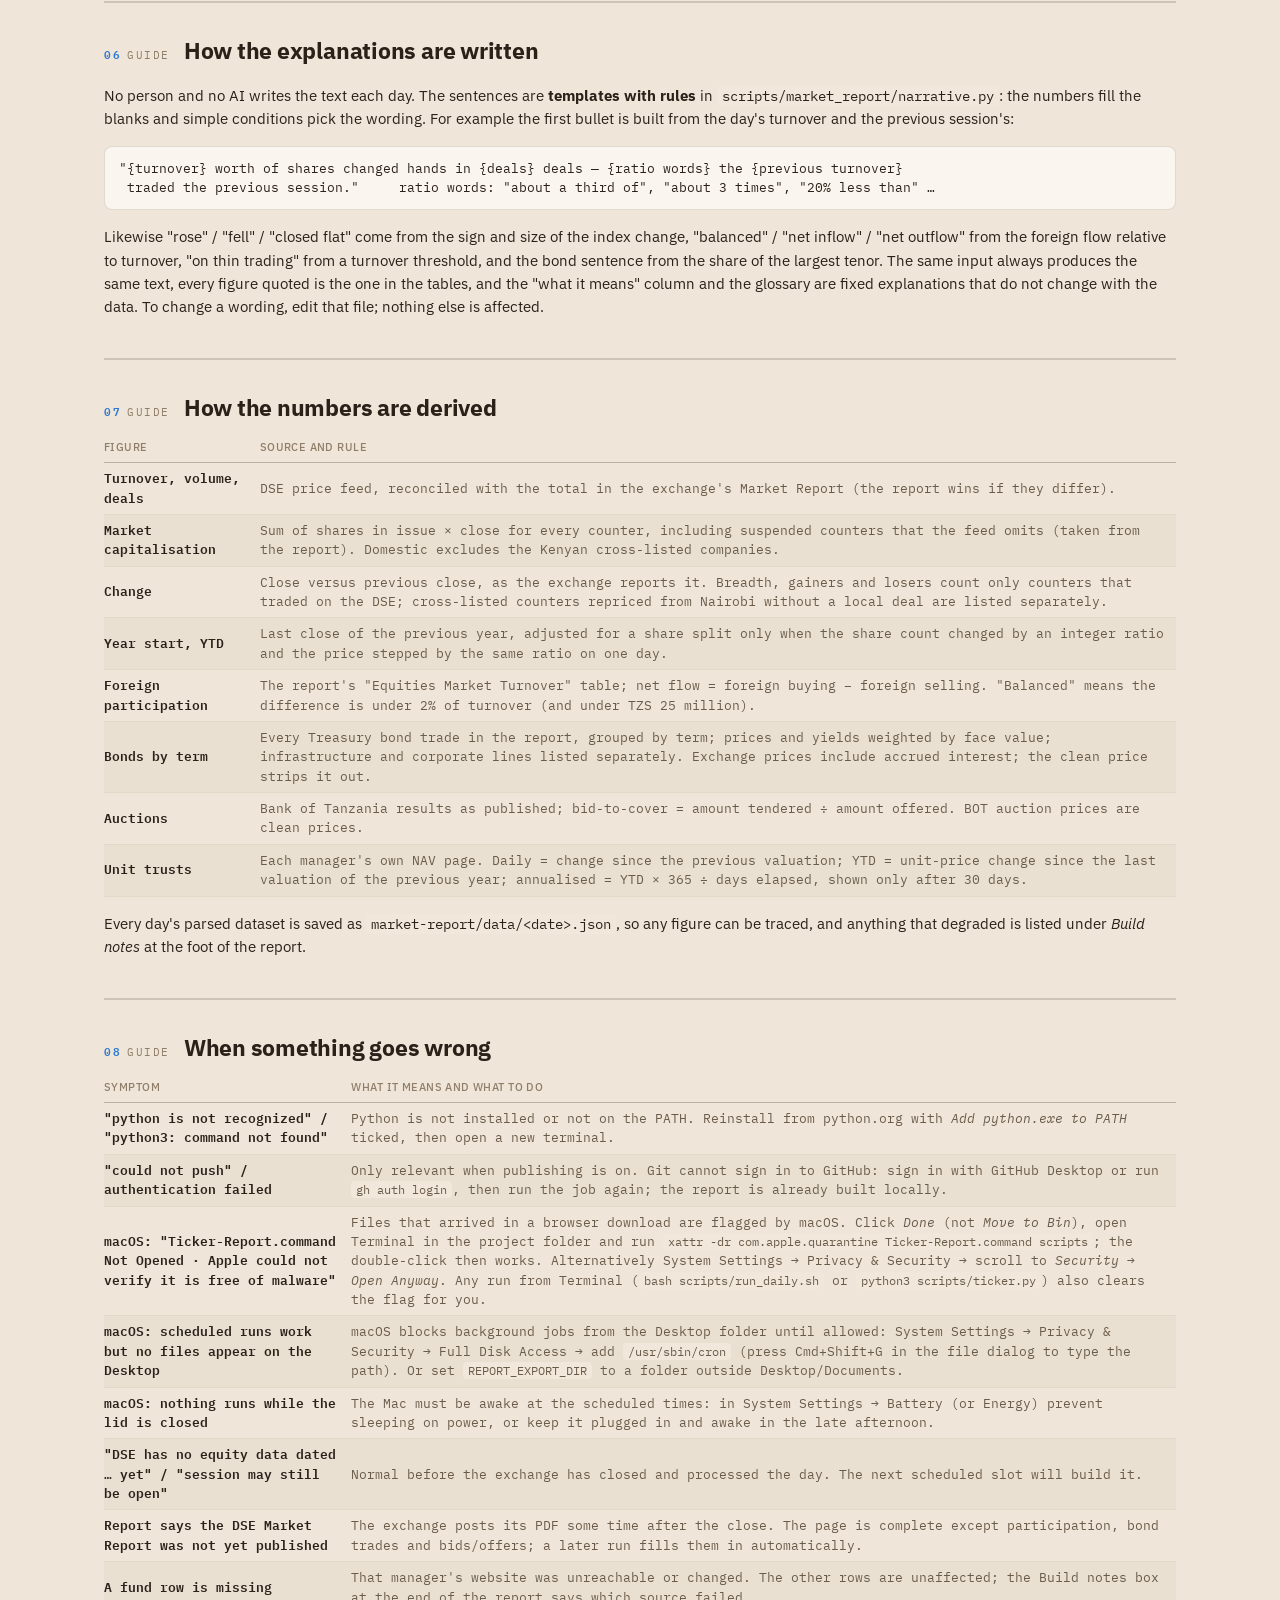
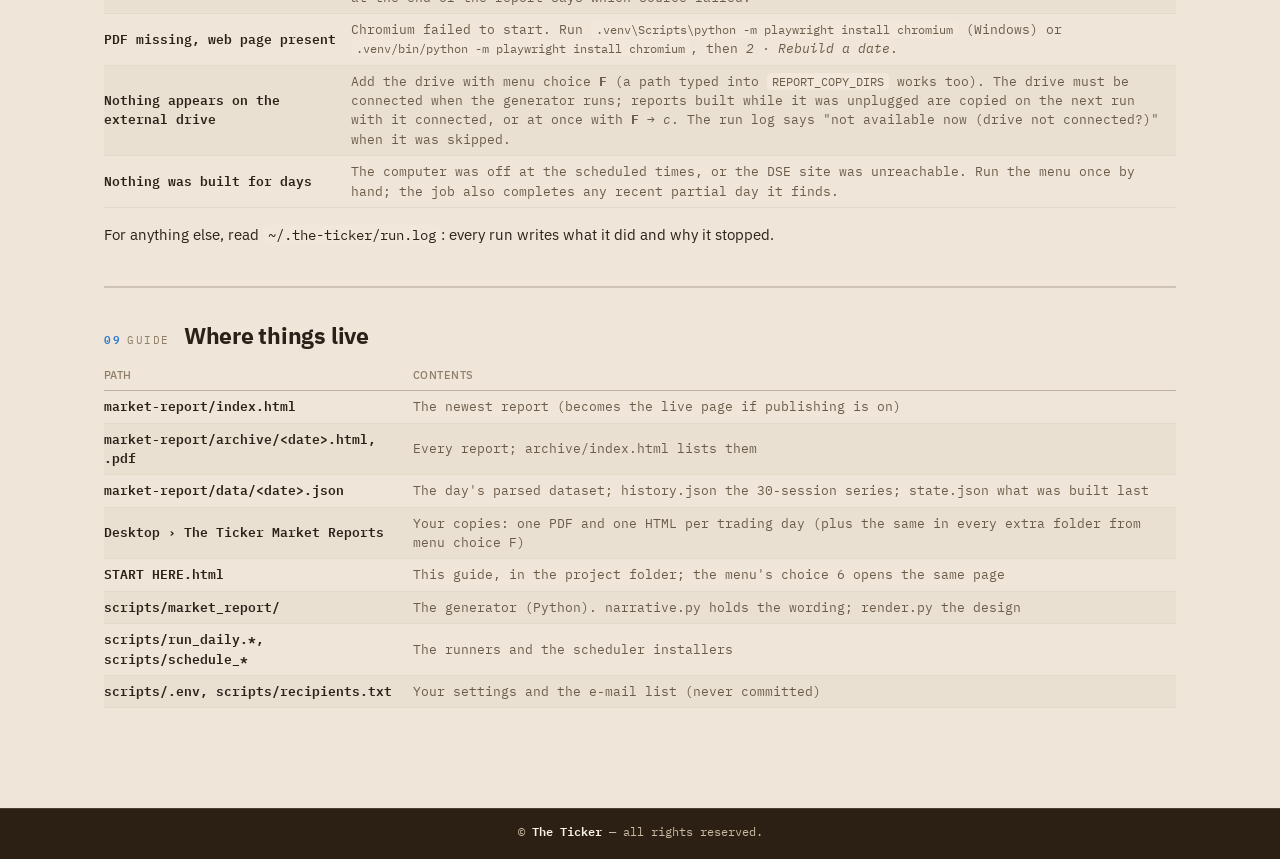
<file: market-report/guide.html>
<!doctype html><html lang="en"><head><meta charset="utf-8"><title>Start here · DSE Daily Market Report · The Ticker</title>
<meta name="viewport" content="width=device-width, initial-scale=1"><meta name="theme-color" content="#2c2015">
<link rel="preconnect" href="https://fonts.googleapis.com"><link rel="preconnect" href="https://fonts.gstatic.com" crossorigin>
<link rel="stylesheet" href="https://fonts.googleapis.com/css2?family=Poppins:wght@500;800&family=IBM+Plex+Sans:wght@400;500;600;700&family=IBM+Plex+Mono:wght@400;500;600&display=swap">
<style>
:root{
  --page:#efe5d8; --card:#faf5ee; --card2:#f1e8db; --card3:#e9ddcc;
  --ink:#2b2119; --ink2:#6b5c4a; --muted:#8f7e69;
  --grid:#e4d8c7; --border:rgba(59,42,28,.14); --border2:rgba(59,42,28,.28);
  --up:#0e7a4a; --down:#bc3327; --up-dim:rgba(14,122,74,.12); --down-dim:rgba(188,51,39,.12);
  --s1:#2a78d6; --s1-soft:#86b6ef; --s2:#eb6834; --neutral:#b9ab97; --band:rgba(59,42,28,.06);
  --mast:#2c2015; --mast2:#3a2b1c; --mast-ink:#f8f2e9; --mast-ink2:#c9b8a2; --mast-border:rgba(248,242,233,.14);
  --sans:"IBM Plex Sans",system-ui,-apple-system,"Segoe UI",sans-serif;
  --mono:"IBM Plex Mono",ui-monospace,SFMono-Regular,Menlo,monospace;
  --brand:"Poppins",var(--sans);
  --maxw:1120px; --r:10px;
}
*{box-sizing:border-box}
@media (prefers-reduced-motion:no-preference){ html{scroll-behavior:smooth} }
.sr-only{position:absolute; width:1px; height:1px; padding:0; margin:-1px; overflow:hidden; clip:rect(0,0,0,0); white-space:nowrap; border:0}
body{background:var(--page); color:var(--ink); font-family:var(--sans); font-size:15px; line-height:1.55; margin:0; -webkit-font-smoothing:antialiased}
a{color:var(--s1)}
.mast{background:linear-gradient(160deg,var(--mast2) 0%,var(--mast) 70%); color:var(--mast-ink)}
.mast-in{max-width:var(--maxw); margin:0 auto; padding:30px 24px 18px; display:flex; flex-wrap:wrap; align-items:flex-end; justify-content:space-between; gap:18px}
.wordmark{display:flex; flex-direction:column; line-height:1; text-decoration:none; color:inherit}
.wordmark .the{font-family:var(--brand); font-weight:500; font-size:14px; letter-spacing:.52em; margin:0 0 2px 5px}
.wordmark .tick{font-family:var(--brand); font-weight:800; font-size:56px; letter-spacing:-.02em; display:flex; align-items:baseline; gap:12px}
.wordmark .tris{display:inline-flex; gap:6px; align-items:baseline}
.wordmark svg{display:block}
.mast-meta{text-align:right; font-family:var(--mono); font-size:12.5px; color:var(--mast-ink2)}
.mast-meta .tag{display:inline-block; border:1px solid var(--mast-border); border-radius:999px; padding:3px 12px; margin-bottom:8px; color:var(--mast-ink); font-size:11px; letter-spacing:.08em}
.mast-meta h1{font-family:var(--sans); font-size:22px; font-weight:700; color:var(--mast-ink); margin:2px 0 4px; letter-spacing:-.01em}
.mast-meta .asof b{color:var(--mast-ink); font-weight:600}
.tape{border-top:1px solid var(--mast-border); background:#241a11; overflow:hidden}
.tape-track{display:flex; width:max-content; animation:tape 80s linear infinite}
.tape:hover .tape-track{animation-play-state:paused}
@keyframes tape{from{transform:translateX(0)}to{transform:translateX(-50%)}}
@media (prefers-reduced-motion:reduce){ .tape{overflow-x:auto} .tape-track{animation:none; width:auto} }
.tape-item{display:flex; align-items:center; gap:8px; padding:9px 20px; border-right:1px solid var(--mast-border); font-family:var(--mono); font-size:12.5px; white-space:nowrap}
.tape-item .tl{color:var(--mast-ink2); letter-spacing:.05em} .tape-item .tv{color:var(--mast-ink); font-weight:600}
.tri{width:0; height:0; display:inline-block}
.tri.up{border-left:5px solid transparent; border-right:5px solid transparent; border-bottom:8px solid var(--up)}
.tri.dn{border-left:5px solid transparent; border-right:5px solid transparent; border-top:8px solid var(--down)}
.tri.fl{width:8px; height:2px; background:var(--muted); border:0}
.tape .tri.up{border-bottom-color:#2fce85} .tape .tri.dn{border-top-color:#ff6b5e} .tape .tri.fl{background:var(--mast-ink2)}
.nav{position:sticky; top:0; z-index:40; background:rgba(44,32,21,.95); backdrop-filter:blur(10px); border-bottom:1px solid var(--mast-border)}
.nav-in{max-width:var(--maxw); margin:0 auto; padding:0 16px; display:flex; gap:2px; overflow-x:auto}
.nav a{color:var(--mast-ink2); text-decoration:none; font-size:13px; font-weight:500; padding:11px 12px; white-space:nowrap; border-bottom:2px solid transparent}
.nav a:hover{color:var(--mast-ink)} .nav a.tool{color:var(--mast-ink); font-weight:600}
main{max-width:var(--maxw); margin:0 auto; padding:10px 24px 50px}
main > section{border-top:2px solid rgba(59,42,28,.18); margin-top:40px; padding-top:30px; scroll-margin-top:56px}
main > section:first-of-type{border-top:0; margin-top:0; padding-top:28px}
.sec-head{display:flex; align-items:baseline; gap:14px; flex-wrap:wrap; margin-bottom:6px}
.sec-head h2{font-size:23px; font-weight:700; letter-spacing:-.01em; margin:0}
.sec-head .kicker{font-family:var(--mono); font-size:11px; letter-spacing:.14em; color:var(--muted); text-transform:uppercase}
.sec-head .kicker b{color:var(--s1); font-weight:600; margin-right:6px}
.sec-lede{color:var(--ink2); max-width:72ch; margin:0 0 18px}
.sec-lede b, .plain b, .bullets b{color:var(--ink); font-weight:600}
.grid{display:grid; gap:14px} .grid > *, .two > *, .pair > *{min-width:0}
.pair{display:grid; gap:14px}
.tape-wrap{position:relative} .tape-pause{position:absolute; right:8px; top:6px; z-index:2; font-family:var(--mono); font-size:11px; color:var(--mast-ink); background:rgba(36,26,17,.85); border:1px solid var(--mast-border); border-radius:999px; padding:3px 10px; cursor:pointer}
.tape.paused .tape-track{animation-play-state:paused}
.sharebars{display:grid; grid-template-columns:auto 1fr auto; gap:8px 12px; align-items:center; font-family:var(--mono); font-size:12.5px; margin-top:6px}
.sharebars .lb{font-weight:600; color:var(--ink)} .sharebars .bar{height:16px; border-radius:0 4px 4px 0; background:var(--s1-soft)} .sharebars .bar.top{background:var(--s1)} .sharebars .bar.other{background:var(--neutral)}
.sharebars .vl{color:var(--ink2); white-space:nowrap}
.grid.c4{grid-template-columns:repeat(4,1fr)} .grid.c3{grid-template-columns:repeat(3,1fr)} .grid.c2{grid-template-columns:repeat(2,1fr)}
.grid.c2w{grid-template-columns:1.15fr 1fr}
@media (max-width:900px){ .grid.c4{grid-template-columns:repeat(2,1fr)} .grid.c3{grid-template-columns:repeat(2,1fr)} .grid.c2w{grid-template-columns:1fr} }
@media (max-width:560px){ .grid.c4,.grid.c3,.grid.c2{grid-template-columns:1fr} .wordmark .tick{font-size:44px} .mast-meta{text-align:left} }
.card{background:var(--card); border:1px solid var(--border); border-radius:var(--r); padding:16px 18px}
.tile .lbl{font-size:12.5px; font-weight:600; color:var(--ink2); letter-spacing:.02em}
.tile .val{font-size:30px; font-weight:700; letter-spacing:-.01em; margin:4px 0 2px; display:flex; align-items:baseline; gap:10px; flex-wrap:wrap}
.tile .val .unit{font-size:14px; color:var(--muted); font-weight:500}
.tile .sub{font-size:12px; font-family:var(--mono); color:var(--muted)}
.tile .spark{margin-top:8px}
.delta{display:inline-flex; align-items:center; gap:5px; font-family:var(--mono); font-size:12px; font-weight:600; border-radius:999px; padding:2px 9px}
.delta.up{color:var(--up); background:var(--up-dim)} .delta.dn{color:var(--down); background:var(--down-dim)} .delta.fl{color:var(--ink2); background:var(--band)}
.plain{font-size:13.5px; color:var(--ink2); margin-top:10px; padding-top:10px; border-top:1px solid var(--border)}
.bullets{margin:0; padding-left:20px; color:var(--ink2); display:grid; gap:7px; font-size:14.5px}
.chart-card{background:var(--card); border:1px solid var(--border); border-radius:var(--r); padding:16px 18px 10px}
.chart-head{display:flex; justify-content:space-between; align-items:flex-start; gap:14px; flex-wrap:wrap}
.chart-head h3{font-size:15px; font-weight:600; margin:0} .chart-head .note{font-size:12.5px; color:var(--muted); margin:2px 0 0}
.legend{display:flex; gap:14px; font-size:12.5px; color:var(--ink2); align-items:center; flex-wrap:wrap}
.legend .li{display:inline-flex; align-items:center; gap:7px} .legend .key{width:14px; height:10px; border-radius:2px; display:inline-block}
.chart-host{margin-top:10px}
.empty{font-size:13px; color:var(--muted); padding:30px 0; text-align:center}
table.data{border-collapse:collapse; width:100%; font-family:var(--mono); font-size:12.5px; font-variant-numeric:tabular-nums}
table.data th{color:var(--muted); font-weight:500; text-align:right; padding:7px 10px 7px 0; border-bottom:1px solid var(--border2); letter-spacing:.04em; font-size:10.5px; text-transform:uppercase; font-family:var(--sans); white-space:nowrap}
table.data td{padding:6px 10px 6px 0; border-bottom:1px solid var(--grid); color:var(--ink2); text-align:right; white-space:nowrap}
table.data th:first-child, table.data td:first-child{text-align:left} table.data td:first-child{color:var(--ink); font-weight:600}
table.data th.l, table.data td.l{text-align:left; white-space:normal}
table.data tr.total td{border-top:1px solid var(--border2); font-weight:600; color:var(--ink)}
table.data tbody tr:nth-child(even) td{background:rgba(59,42,28,.028)}
table.data tbody tr:hover td{background:rgba(42,120,214,.07)}
.dbar{display:block; height:3px; border-radius:2px; background:var(--s1-soft); margin:3px 0 0 auto; min-width:4px}
.chart-host{position:relative}
@media (max-width:700px){ .chart-host.scroll{overflow-x:auto; -webkit-overflow-scrolling:touch} .chart-host.scroll svg{min-width:560px} }
.tip{position:absolute; pointer-events:none; background:#fffdf9; border:1px solid var(--border2); border-radius:8px; padding:8px 11px; font-size:12.5px; box-shadow:0 10px 28px rgba(59,42,28,.22); opacity:0; transition:opacity .12s; min-width:150px; max-width:240px; z-index:5}
@media (prefers-reduced-motion:reduce){ .tip{transition:none} }
.tip .tt{font-family:var(--mono); font-size:11px; color:var(--muted); margin-bottom:5px}
.tip .trow{display:flex; align-items:baseline; gap:8px} .tip .tkey{width:12px; height:3px; border-radius:2px; flex:none; align-self:center}
.tip .tval{font-family:var(--mono); font-weight:600; font-size:13.5px; color:var(--ink)} .tip .tname{color:var(--ink2); font-size:11.5px}
.tschart:focus-visible{outline:2px solid var(--s1); outline-offset:2px; border-radius:6px}
.chart-foot{font-size:11.5px; color:var(--muted); padding:6px 0 4px}
.mast-meta .issue{display:inline-block; font-family:var(--mono); font-size:11px; letter-spacing:.08em; color:var(--mast-ink2); margin-left:8px}
.cover{display:none}
table.data td.meaning{font-family:var(--sans); color:var(--ink2); font-size:12.5px; white-space:normal; min-width:200px}
.up{color:var(--up)} .dn{color:var(--down)} .fl{color:var(--muted)}
td.chg{font-weight:600}
.twrap{overflow-x:auto}
.two{display:grid; grid-template-columns:1fr 1fr; gap:14px}
@media (max-width:760px){ .two{grid-template-columns:1fr} }
.auction{display:grid; grid-template-columns:repeat(2,1fr); gap:10px; margin-top:12px}
.two.prose{margin-top:14px; gap:24px} .two.prose .sec-lede{margin:0; max-width:none}
.mgr{display:block; font-size:10.5px; color:var(--muted); font-weight:400}
.auction .ts{background:var(--card2); border:1px solid var(--border); border-radius:8px; padding:10px 12px}
.auction .ts .k{font-size:10.5px; color:var(--muted); text-transform:uppercase; letter-spacing:.06em}
.auction .ts .v{font-family:var(--mono); font-size:16px; font-weight:600; color:var(--ink); margin-top:3px}
.gloss{columns:2; column-gap:28px; margin-top:6px} @media (max-width:760px){ .gloss{columns:1} }
.gloss .g{break-inside:avoid; padding:10px 0; border-bottom:1px solid var(--border)}
.gloss dt{font-weight:600; font-size:13.5px} .gloss dd{margin:3px 0 0; font-size:12.5px; color:var(--ink2)}
footer{margin-top:50px; background:var(--mast); color:var(--mast-ink2)}
.foot-in{max-width:var(--maxw); margin:0 auto; padding:26px 24px 34px; display:grid; grid-template-columns:1.2fr 1fr; gap:28px; font-size:13px}
@media (max-width:760px){ .foot-in{grid-template-columns:1fr} }
footer h4{font-size:12px; text-transform:uppercase; letter-spacing:.1em; color:var(--mast-ink); margin:0 0 10px; opacity:.85}
footer a{color:var(--mast-ink2)} footer ul{margin:0; padding-left:18px} footer li{margin-bottom:5px}
.foot-bar{border-top:1px solid var(--mast-border); padding:14px 24px 18px; text-align:center; font-family:var(--mono); font-size:11.5px}
.foot-bar b{color:var(--mast-ink); font-weight:600}
.notes{font-size:12.5px; color:var(--ink2); background:var(--card2); border:1px dashed var(--border2); border-radius:8px; padding:10px 14px; margin-top:14px}
.disclaimer{font-size:12.5px; color:var(--ink2); border:1px dashed var(--border2); border-radius:8px; padding:12px 16px; margin-top:16px}
.actions{display:flex; gap:10px; flex-wrap:wrap; margin-top:10px}
.btn{display:inline-flex; align-items:center; gap:8px; font-family:var(--mono); font-size:12px; font-weight:600; letter-spacing:.04em; color:var(--mast); background:var(--mast-ink); border-radius:999px; padding:7px 14px; text-decoration:none}
.btn.ghost{background:transparent; color:var(--mast-ink); border:1px solid var(--mast-border)}
.foot-note{font-family:var(--mono); font-size:11.5px; opacity:.8; margin-top:12px}
@media print{
  @page{size:A4; margin:12mm 11mm 14mm}
  body{background:#fff; font-size:11.5px; line-height:1.4}
  .nav, .tape, .tape-wrap, .actions, .screen-only, .tip, .mast{display:none !important}
  .cover{display:flex; flex-direction:column; justify-content:space-between; min-height:252mm; break-after:page; background:linear-gradient(160deg,var(--mast2) 0%,var(--mast) 70%); color:var(--mast-ink); border-radius:8px; padding:26mm 18mm 16mm; -webkit-print-color-adjust:exact; print-color-adjust:exact}
  .cover .wordmark .the{font-size:16px} .cover .wordmark .tick{font-size:64px}
  .cover .ctag{font-family:var(--mono); font-size:11px; letter-spacing:.16em; color:var(--mast-ink2); margin-top:34px}
  .cover h1{font-size:34px; font-weight:700; margin:8px 0 4px; letter-spacing:-.01em; color:var(--mast-ink)}
  .cover .cdate{font-size:19px; color:var(--mast-ink2); margin:0 0 30px}
  .cover .heroes{display:grid; grid-template-columns:repeat(2,1fr); gap:12px}
  .cover .hero{border:1px solid var(--mast-border); border-radius:10px; padding:12px 14px}
  .cover .hero .k{font-family:var(--mono); font-size:10px; letter-spacing:.1em; color:var(--mast-ink2); text-transform:uppercase}
  .cover .hero .v{font-size:26px; font-weight:700; margin-top:4px; color:var(--mast-ink)} .cover .hero .d{font-family:var(--mono); font-size:11px; color:var(--mast-ink2); margin-top:2px}
  .cover .inside{margin-top:26px; font-size:12px; color:var(--mast-ink2); columns:2; column-gap:24px} .cover .inside b{color:var(--mast-ink); display:block; margin-bottom:6px; font-size:11px; letter-spacing:.12em}
  .cover .inside ol{margin:0; padding-left:18px} .cover .inside li{margin-bottom:3px}
  .cover .heroes .hero .v{color:var(--mast-ink)} .cover .tri{display:none}
  main{padding:0 0 4px; max-width:none} main > section{margin-top:16px; padding-top:12px; border-top-width:1px}
  .card, .chart-card, table.data, .auction, .gloss .g{-webkit-print-color-adjust:exact; print-color-adjust:exact}
  .sec-head, .sec-lede, h3{break-after:avoid} thead{display:table-header-group}
  .keep{break-inside:avoid}
  .keep::after{content:""; display:block; height:0}  /* Chromium drops the avoid when a grid is the wrapper's last child; an empty block after it restores it */
  footer{display:none !important}
  .card, .chart-card{padding:9px 11px} .chart-card{padding-bottom:6px} .chart-host{margin-top:6px}
  .tile .val{font-size:22px} .sec-head h2{font-size:17px} .bullets{font-size:11px; gap:5px; line-height:1.38}
  .tile .plain{display:none} .tile .spark svg{height:30px} .tile .sub{font-size:10.5px}
  table.data{font-size:9.5px} table.data td, table.data th{padding:2.5px 6px 2.5px 0}
  table.data td.meaning{font-size:9.5px}
  #equities table.data{font-size:8.3px} #equities table.data td, #equities table.data th{padding:2px 4px 2px 0}
  .twrap{overflow:visible}
  .grid{gap:8px} .two{gap:8px} .chart-foot{display:none}
  .grid.c2w{grid-template-columns:1.15fr 1fr} .two{grid-template-columns:1fr 1fr} .grid.c4{grid-template-columns:repeat(4,1fr)}
  .tape-pause{display:none}
  .card, .chart-card, .auction, tr, .ts{break-inside:avoid}
  .tile .val{font-size:19px} .tile .val .delta{font-size:10px}
  section.pb{break-before:page}
  .plain{font-size:10.5px} .sec-lede{font-size:11px; max-width:none}
  table.data.ind td.l:first-child{width:25%} table.data.ind td.meaning{width:45%; min-width:0}
  .auction{gap:6px} .auction .ts{padding:6px 8px} .auction .ts .v{font-size:12px} .auction .ts .k{font-size:9.5px}
  .auctions h3{margin-top:14px !important}
  .mgr{display:inline; margin-left:5px} .mgr::before{content:"· "}
  .dbar{height:2px; margin-top:1px}
  .two.prose{gap:16px; margin-top:10px} .two.prose .sec-lede{font-size:10.5px}
  .gloss{columns:3} .gloss dt{font-size:10.5px} .gloss dd{font-size:9.5px}
  a{text-decoration:none; color:inherit}
}

.steps{padding-left:22px; color:var(--ink2); display:grid; gap:10px; font-size:14.5px} .steps li b{color:var(--ink)}
pre{background:var(--card); border:1px solid var(--border); border-radius:8px; padding:12px 14px; font-family:var(--mono); font-size:12.5px; overflow-x:auto; color:var(--ink)}
code{font-family:var(--mono); font-size:.92em; background:var(--card2); border-radius:4px; padding:1px 5px}
.card .lbl{font-size:12.5px; font-weight:600; color:var(--ink2)} .card p.plain{margin-top:8px}
table.data td.l{color:var(--ink2); font-weight:400} table.data td:first-child.l{color:var(--ink); font-weight:600}
</style></head><body>
<header class="mast"><div class="mast-in"><a class="wordmark" href="https://thetickertz.github.io/The-Ticker/" aria-label="The Ticker"><span class="the">The</span><span class="tick">ticker<span class="tris" aria-hidden="true">
<svg width="22" height="20" viewBox="0 0 26 24"><path d="M13 2 L24 22 L2 22 Z" fill="none" stroke="#1fbf75" stroke-width="4" stroke-linejoin="round"/></svg>
<svg width="22" height="20" viewBox="0 0 26 24" style="align-self:flex-end"><path d="M13 22 L2 2 L24 2 Z" fill="none" stroke="#e8453c" stroke-width="4" stroke-linejoin="round"/></svg></span></span></a>
<div class="mast-meta"><div class="tag">DAR ES SALAAM STOCK EXCHANGE · DAILY MARKET REPORT</div><h1>Start here: how to run the report, and how it is made</h1>
<div class="asof">A guide for whoever looks after the generator</div>
<div class="actions"><a class="btn" href="./index.html">Latest report</a><a class="btn ghost" href="./archive/index.html">Past reports</a><a class="btn ghost" href="https://thetickertz.github.io/The-Ticker/">The Ticker home</a></div></div></div></header>
<nav class="nav" aria-label="Sections"><div class="nav-in"><a href="#what">What this is</a><a href="#setup">Set-up (once, about ten minutes)</a><a href="#daily">What happens on a normal day</a><a href="#menu">The menu launcher</a><a href="#email">E-mail delivery: start here</a><a href="#explanations">How the explanations are written</a><a href="#numbers">How the numbers are derived</a><a href="#trouble">When something goes wrong</a><a href="#files">Where things live</a></div></nav>
<main><section id="what"><div class="sec-head"><span class="kicker"><b>01</b>Guide</span><h2>What this is</h2></div>
<p>The <b>DSE Daily Market Report</b> is a web page and PDF that The Ticker publishes after every trading day on the
Dar es Salaam Stock Exchange. It is produced entirely by a small program on your own computer: nobody types numbers,
and no cloud service or AI is involved on a normal day. The program reads public sources, works out the figures, writes the
explanations from fixed rules, renders the page and the PDF, saves a copy to your Desktop and (if you choose) publishes it
to the live site.</p>
<div class="grid c3">
  <div class="card"><div class="lbl">Reads</div><p class="plain">The DSE price feed and the exchange's own daily Market Report, the Bank of Tanzania's auction results, and the unit-price pages of UTT AMIS, Orbit (Inuka) and WHI (Faida).</p></div>
  <div class="card"><div class="lbl">Writes</div><p class="plain">One web page and one PDF per trading day, a machine-readable JSON dataset, an archive page, and a copy of each finished report in <b>Desktop › The Ticker Market Reports</b>.</p></div>
  <div class="card"><div class="lbl">Publishes (optional, off by default)</div><p class="plain">Nothing leaves your computer unless you switch publishing on. Later, with <code>REPORT_PUSH=1</code> and the three <code>market-report/…</code> lines removed from <code>.gitignore</code>, each run also commits and pushes, and GitHub Pages shows the report at <a href="https://thetickertz.github.io/The-Ticker/market-report/">https://thetickertz.github.io/The-Ticker/market-report/</a>.</p></div>
</div></section><section id="setup"><div class="sec-head"><span class="kicker"><b>02</b>Guide</span><h2>Set-up (once, about ten minutes)</h2></div>
<ol class="steps">
  <li><b>Install Python.</b> Python 3.11 or newer from <a href="https://www.python.org/downloads/">python.org</a>. Windows: tick <i>Add python.exe to PATH</i> in the installer. macOS: after installing, open the <i>Python 3.x</i> folder in Applications and double-click <i>Install Certificates.command</i>. Git (<a href="https://git-scm.com/downloads">git-scm.com</a>) is optional: only needed to publish or to update with <code>git pull</code>.</li>
  <li><b>Get the project.</b> On GitHub click <b>Code → Download ZIP</b> and unzip it (no Git needed), or <code>git clone https://github.com/thetickertz/The-Ticker.git</code>. Open a terminal in that folder (macOS: type <code>cd </code> in Terminal and drag the folder onto the window).</li>
  <li><b>Settings.</b> Copy <code>scripts/.env.example</code> to <code>scripts/.env</code>. The defaults build on this computer only and save every report to <b>Desktop › The Ticker Market Reports</b>; <code>REPORT_EXPORT_DIR</code> moves that folder. Fill in the SMTP lines only if you want the PDF e-mailed; set <code>REPORT_PUSH=1</code> only when you want to publish to the public site.</li>
  <li><b>First run.</b> Double-click <code>Ticker-Report.bat</code> (Windows) or <code>Ticker-Report.command</code> (macOS) in the repository folder and choose <i>1</i>, or in a terminal run
    <pre>Windows   powershell -ExecutionPolicy Bypass -File scripts\run_daily.ps1
macOS/Linux   scripts/run_daily.sh</pre>
    The first run creates a private Python environment and downloads Chromium for the PDF (two or three minutes). Every later run takes about a minute. macOS may refuse the first double-click of a downloaded <code>.command</code> file ("Apple could not verify…"): click <i>Done</i> and run <code>bash scripts/run_daily.sh</code> once from Terminal, which clears the flag, or see <a href="#trouble">When something goes wrong</a>.</li>
  <li><b>Put it on a timer.</b> From the menu choose <i>5</i>, or run <code>scripts\schedule_windows.ps1</code> (Windows Task Scheduler) or <code>scripts/schedule_unix.sh</code> (cron). The job runs <b>every working day at 18:30 East Africa Time</b> (the market closes at 16:00), converted to your computer's clock; you can choose another time when installing. The computer must be on, or allowed to wake, at that time; if it was off, the next day's run also completes the missed day.</li>
  <li><b>A copy on an external SSD or USB drive (optional).</b> From the menu choose <b>F</b>, then <i>a</i>, and pick the drive from the list. Every report is then saved there as well, and the reports already built are copied at once. If the drive is unplugged at 18:30 that day's copy is skipped and made up the next time the generator runs with the drive connected (or choose <b>F</b> → <i>c</i>).</li>
</ol></section><section id="daily"><div class="sec-head"><span class="kicker"><b>03</b>Guide</span><h2>What happens on a normal day</h2></div>
<ol class="steps">
  <li>The job asks the DSE for its last trading day. Before 16:00 EAT on a trading day it stops, so an unfinished session is never published.</li>
  <li>If that day is already built from the exchange's full Market Report, it stops: nothing to do.</li>
  <li>Otherwise it fetches everything, derives the figures, writes the explanations, renders the web page and the PDF into <code>market-report/archive/</code> and updates the archive listing.</li>
  <li>It copies the PDF and the web page to <b>Desktop › The Ticker Market Reports</b>, named <code>The Ticker - DSE Daily Market Report - 2026-10-01.pdf</code> and <code>.html</code>, and to any extra folder you added with menu choice <b>F</b> (an external SSD, for instance). This folder is the deliverable: open the PDF, print it, or forward it.</li>
  <li>With SMTP settings it e-mails the PDF; with <code>REPORT_PUSH=1</code> it also commits and pushes to the public site.</li>
</ol>
<p>If the exchange has not yet posted its Market Report at 18:30, the report is still built from the price feed (prices, indices, movers, auctions, funds) with a note that participation and bond details will follow. The Desktop copy is named <i>(preliminary)</i>; the next run, even the following day, builds the complete edition, replaces it and e-mails it.</p>
<p>Logs: <code>~/.the-ticker/run.log</code> (Windows: <code>%USERPROFILE%\.the-ticker\run.log</code>).</p></section><section id="menu"><div class="sec-head"><span class="kicker"><b>04</b>Guide</span><h2>The menu launcher</h2></div>
<p><code>Ticker-Report.bat</code> / <code>Ticker-Report.command</code> open a small menu so nothing has to be typed:</p>
<table class="data"><thead><tr><th class="l">Choice</th><th class="l">What it does</th></tr></thead><tbody>
<tr><td>1</td><td class="l">Build or refresh the latest trading day (the normal daily run)</td></tr>
<tr><td>2</td><td class="l">Rebuild a specific date you type (for example after a source correction)</td></tr>
<tr><td>3</td><td class="l">Open the latest report in your browser</td></tr>
<tr><td>4</td><td class="l">Open the folder of reports (and list the extra copy folders)</td></tr>
<tr><td>5</td><td class="l">Install or remove the schedule</td></tr>
<tr><td>6</td><td class="l">Open this guide</td></tr>
<tr><td>7</td><td class="l">Show the current settings and where to change them</td></tr>
<tr><td>8</td><td class="l">E-mail recipients: list, add or remove addresses</td></tr>
<tr><td>9</td><td class="l">Send a test e-mail of the latest report now</td></tr>
<tr><td>F</td><td class="l">Report folders: add a second folder that receives every report (an external SSD, a USB stick, a synced folder), remove one, or copy the existing reports there now</td></tr>
<tr><td>U</td><td class="l">Update the generator from GitHub, keeping your settings, e-mail list and reports</td></tr>
</tbody></table>
<p>Command-line equivalents for scripts and automation:</p>
<pre>python -m scripts.market_report.build                    # last trading day, if not built
python -m scripts.market_report.build --date 2026-10-01 --force
python -m scripts.market_report.build --no-pdf           # faster, web page only
scripts/run_daily.sh --date 2026-10-01 --force           # same, plus commit/push/e-mail/export</pre></section><section id="email"><div class="sec-head"><span class="kicker"><b>05</b>Guide</span><h2>E-mail delivery: start here</h2></div>
<p>Every final edition can be e-mailed automatically, PDF attached and the one-minute summary in the body, to as many people as you like. Nothing is sent until you fill in the mail settings once.</p>
<ol class="steps">
  <li><b>Choose the sending mailbox.</b> Any mailbox that allows SMTP works. For <b>Gmail</b>: turn on 2-Step Verification at <a href="https://myaccount.google.com/security">myaccount.google.com/security</a>, then create an <b>App Password</b> at <a href="https://myaccount.google.com/apppasswords">myaccount.google.com/apppasswords</a> (call it "The Ticker") and copy the 16-character code. Your normal Gmail password will not work. For a <b>Microsoft 365 work account</b>: server <code>smtp.office365.com</code>, port 587, your e-mail address and password (IT must have SMTP AUTH enabled for the mailbox).</li>
  <li><b>Put the settings in <code>scripts/.env</code></b> (open it with TextEdit or any editor):
<pre>REPORT_SMTP_HOST=smtp.gmail.com
REPORT_SMTP_PORT=587
REPORT_SMTP_USER=you@gmail.com
REPORT_SMTP_PASS=abcd efgh ijkl mnop      # the App Password, spaces optional
REPORT_EMAIL_FROM=you@gmail.com
REPORT_EMAIL_TO=you@gmail.com</pre></li>
  <li><b>Add the other readers.</b> Open the menu (<code>Ticker-Report.command</code> / <code>Ticker-Report.bat</code>), choose <b>8</b> and add addresses one by one; they are kept in <code>scripts/recipients.txt</code>, one per line, which you can also edit by hand. Addresses in <code>REPORT_EMAIL_TO</code> and in the file are merged.</li>
  <li><b>Send a test.</b> Menu choice <b>9</b> sends the latest report now with <i>[TEST]</i> in the subject, so you can confirm it arrives (check Spam the first time). From a terminal: <code>python3 -m scripts.market_report.emailer --test</code>.</li>
</ol>
<p>From then on the 18:30 run e-mails the day's report to everyone on the list. If the exchange has not yet published its own Market Report at that time, the e-mail is marked <i>(preliminary)</i> and the final edition is sent automatically when a later run completes the day (set <code>REPORT_EMAIL_PRELIMINARY=0</code> in <code>scripts/.env</code> to receive only final editions). If a send fails, the reason is in <code>~/.the-ticker/run.log</code>; the report itself is still on your Desktop.</p></section><section id="explanations"><div class="sec-head"><span class="kicker"><b>06</b>Guide</span><h2>How the explanations are written</h2></div>
<p>No person and no AI writes the text each day. The sentences are <b>templates with rules</b> in <code>scripts/market_report/narrative.py</code>: the numbers fill the blanks and simple conditions pick the wording. For example the first bullet is built from the day's turnover and the previous session's:</p>
<pre>"{turnover} worth of shares changed hands in {deals} deals — {ratio words} the {previous turnover}
 traded the previous session."     ratio words: "about a third of", "about 3 times", "20% less than" …</pre>
<p>Likewise "rose" / "fell" / "closed flat" come from the sign and size of the index change, "balanced" / "net inflow" / "net outflow" from the foreign flow relative to turnover, "on thin trading" from a turnover threshold, and the bond sentence from the share of the largest tenor. The same input always produces the same text, every figure quoted is the one in the tables, and the "what it means" column and the glossary are fixed explanations that do not change with the data. To change a wording, edit that file; nothing else is affected.</p></section><section id="numbers"><div class="sec-head"><span class="kicker"><b>07</b>Guide</span><h2>How the numbers are derived</h2></div>
<table class="data"><thead><tr><th class="l">Figure</th><th class="l">Source and rule</th></tr></thead><tbody>
<tr><td class="l">Turnover, volume, deals</td><td class="l">DSE price feed, reconciled with the total in the exchange's Market Report (the report wins if they differ).</td></tr>
<tr><td class="l">Market capitalisation</td><td class="l">Sum of shares in issue × close for every counter, including suspended counters that the feed omits (taken from the report). Domestic excludes the Kenyan cross-listed companies.</td></tr>
<tr><td class="l">Change</td><td class="l">Close versus previous close, as the exchange reports it. Breadth, gainers and losers count only counters that traded on the DSE; cross-listed counters repriced from Nairobi without a local deal are listed separately.</td></tr>
<tr><td class="l">Year start, YTD</td><td class="l">Last close of the previous year, adjusted for a share split only when the share count changed by an integer ratio and the price stepped by the same ratio on one day.</td></tr>
<tr><td class="l">Foreign participation</td><td class="l">The report's "Equities Market Turnover" table; net flow = foreign buying − foreign selling. "Balanced" means the difference is under 2% of turnover (and under TZS 25 million).</td></tr>
<tr><td class="l">Bonds by term</td><td class="l">Every Treasury bond trade in the report, grouped by term; prices and yields weighted by face value; infrastructure and corporate lines listed separately. Exchange prices include accrued interest; the clean price strips it out.</td></tr>
<tr><td class="l">Auctions</td><td class="l">Bank of Tanzania results as published; bid-to-cover = amount tendered ÷ amount offered. BOT auction prices are clean prices.</td></tr>
<tr><td class="l">Unit trusts</td><td class="l">Each manager's own NAV page. Daily = change since the previous valuation; YTD = unit-price change since the last valuation of the previous year; annualised = YTD × 365 ÷ days elapsed, shown only after 30 days.</td></tr>
</tbody></table>
<p>Every day's parsed dataset is saved as <code>market-report/data/&lt;date&gt;.json</code>, so any figure can be traced, and anything that degraded is listed under <i>Build notes</i> at the foot of the report.</p></section><section id="trouble"><div class="sec-head"><span class="kicker"><b>08</b>Guide</span><h2>When something goes wrong</h2></div>
<table class="data"><thead><tr><th class="l">Symptom</th><th class="l">What it means and what to do</th></tr></thead><tbody>
<tr><td class="l">"python is not recognized" / "python3: command not found"</td><td class="l">Python is not installed or not on the PATH. Reinstall from python.org with <i>Add python.exe to PATH</i> ticked, then open a new terminal.</td></tr>
<tr><td class="l">"could not push" / authentication failed</td><td class="l">Only relevant when publishing is on. Git cannot sign in to GitHub: sign in with GitHub Desktop or run <code>gh auth login</code>, then run the job again; the report is already built locally.</td></tr>
<tr><td class="l">macOS: "Ticker-Report.command Not Opened · Apple could not verify it is free of malware"</td><td class="l">Files that arrived in a browser download are flagged by macOS. Click <i>Done</i> (not <i>Move to Bin</i>), open Terminal in the project folder and run <code>xattr -dr com.apple.quarantine Ticker-Report.command scripts</code>; the double-click then works. Alternatively System Settings → Privacy &amp; Security → scroll to <i>Security</i> → <i>Open Anyway</i>. Any run from Terminal (<code>bash scripts/run_daily.sh</code> or <code>python3 scripts/ticker.py</code>) also clears the flag for you.</td></tr>
<tr><td class="l">macOS: scheduled runs work but no files appear on the Desktop</td><td class="l">macOS blocks background jobs from the Desktop folder until allowed: System Settings → Privacy &amp; Security → Full Disk Access → add <code>/usr/sbin/cron</code> (press Cmd+Shift+G in the file dialog to type the path). Or set <code>REPORT_EXPORT_DIR</code> to a folder outside Desktop/Documents.</td></tr>
<tr><td class="l">macOS: nothing runs while the lid is closed</td><td class="l">The Mac must be awake at the scheduled times: in System Settings → Battery (or Energy) prevent sleeping on power, or keep it plugged in and awake in the late afternoon.</td></tr>
<tr><td class="l">"DSE has no equity data dated … yet" / "session may still be open"</td><td class="l">Normal before the exchange has closed and processed the day. The next scheduled slot will build it.</td></tr>
<tr><td class="l">Report says the DSE Market Report was not yet published</td><td class="l">The exchange posts its PDF some time after the close. The page is complete except participation, bond trades and bids/offers; a later run fills them in automatically.</td></tr>
<tr><td class="l">A fund row is missing</td><td class="l">That manager's website was unreachable or changed. The other rows are unaffected; the Build notes box at the end of the report says which source failed.</td></tr>
<tr><td class="l">PDF missing, web page present</td><td class="l">Chromium failed to start. Run <code>.venv\Scripts\python -m playwright install chromium</code> (Windows) or <code>.venv/bin/python -m playwright install chromium</code>, then <i>2 · Rebuild a date</i>.</td></tr>
<tr><td class="l">Nothing appears on the external drive</td><td class="l">Add the drive with menu choice <b>F</b> (a path typed into <code>REPORT_COPY_DIRS</code> works too). The drive must be connected when the generator runs; reports built while it was unplugged are copied on the next run with it connected, or at once with <b>F</b> → <i>c</i>. The run log says "not available now (drive not connected?)" when it was skipped.</td></tr>
<tr><td class="l">Nothing was built for days</td><td class="l">The computer was off at the scheduled times, or the DSE site was unreachable. Run the menu once by hand; the job also completes any recent partial day it finds.</td></tr>
</tbody></table>
<p>For anything else, read <code>~/.the-ticker/run.log</code>: every run writes what it did and why it stopped.</p></section><section id="files"><div class="sec-head"><span class="kicker"><b>09</b>Guide</span><h2>Where things live</h2></div>
<table class="data"><thead><tr><th class="l">Path</th><th class="l">Contents</th></tr></thead><tbody>
<tr><td class="l">market-report/index.html</td><td class="l">The newest report (becomes the live page if publishing is on)</td></tr>
<tr><td class="l">market-report/archive/&lt;date&gt;.html, .pdf</td><td class="l">Every report; archive/index.html lists them</td></tr>
<tr><td class="l">market-report/data/&lt;date&gt;.json</td><td class="l">The day's parsed dataset; history.json the 30-session series; state.json what was built last</td></tr>
<tr><td class="l">Desktop › The Ticker Market Reports</td><td class="l">Your copies: one PDF and one HTML per trading day (plus the same in every extra folder from menu choice F)</td></tr>
<tr><td class="l">START HERE.html</td><td class="l">This guide, in the project folder; the menu's choice 6 opens the same page</td></tr>
<tr><td class="l">scripts/market_report/</td><td class="l">The generator (Python). narrative.py holds the wording; render.py the design</td></tr>
<tr><td class="l">scripts/run_daily.*, scripts/schedule_*</td><td class="l">The runners and the scheduler installers</td></tr>
<tr><td class="l">scripts/.env, scripts/recipients.txt</td><td class="l">Your settings and the e-mail list (never committed)</td></tr>
</tbody></table></section></main>
<footer><div class="foot-bar">© <b>The Ticker</b> — all rights reserved.</div></footer></body></html>
</file>
